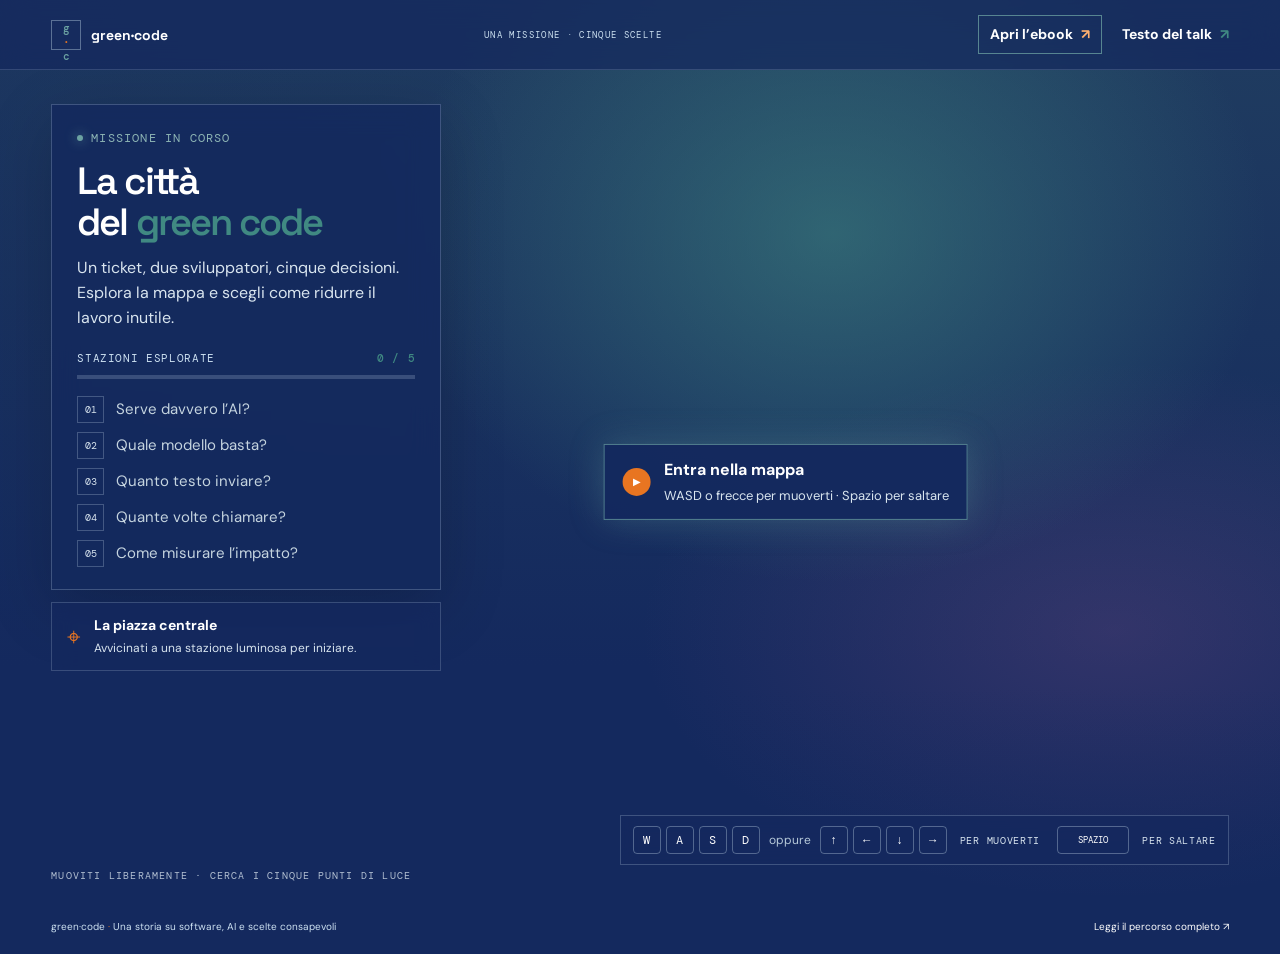
<file: public/index.html>
<!doctype html>
<html lang="it">
<head>
  <meta charset="utf-8">
  <meta name="viewport" content="width=device-width, initial-scale=1">
  <meta name="theme-color" content="#14295e">
  <meta name="description" content="Esplora una mappa 3D e scopri cinque scelte per progettare software con AI in modo più consapevole.">
  <title>green·code — Una missione, cinque scelte</title>
  <link rel="preconnect" href="https://fonts.googleapis.com">
  <link rel="preconnect" href="https://fonts.gstatic.com" crossorigin>
  <link href="https://fonts.googleapis.com/css2?family=DM+Mono:wght@400;500&family=DM+Sans:wght@400;500;600;700;800&family=Space+Grotesk:wght@500;600;700&display=swap" rel="stylesheet">
  <link rel="stylesheet" href="game.css">
  <script defer src="game.js"></script>
</head>
<body>
  <header class="topbar">
    <a class="brand" href="./" aria-label="green code, inizio"><span class="brand-mark">g<span>·</span>c</span><span>green·code</span></a>
    <p class="topbar-label">UNA MISSIONE · CINQUE SCELTE</p>
    <nav class="header-links" aria-label="Materiali del talk">
      <a class="ebook-link" href="book.html">Apri l’ebook <span aria-hidden="true">↗</span></a>
      <a class="talk-link" href="guida-discorsiva-green-code.pdf">Testo del talk <span aria-hidden="true">↗</span></a>
    </nav>
  </header>

  <main>
    <section class="world" aria-label="Mappa esplorabile green code">
      <div class="world-sky" aria-hidden="true"></div>
      <div class="world-canvas" id="world-canvas" tabindex="0" role="application" aria-label="Mondo 3D: usa WASD o le frecce per esplorare"></div>

      <div class="game-hud">
        <div class="mission-card">
          <p class="eyebrow"><span class="live-dot"></span>MISSIONE IN CORSO</p>
          <h1>La città<br>del <em>green code</em></h1>
          <p>Un ticket, due sviluppatori, cinque decisioni. Esplora la mappa e scegli come ridurre il lavoro inutile.</p>
          <div class="progress-label"><span>STAZIONI ESPLORATE</span><b id="progress-count">0 / 5</b></div>
          <div class="progress-track" role="progressbar" aria-label="Stazioni completate" aria-valuemin="0" aria-valuemax="5" aria-valuenow="0" id="progress-bar"><span id="progress-fill"></span></div>
          <ol class="station-list" id="station-list" aria-label="Le cinque stazioni">
            <li data-station="0"><span>01</span>Serve davvero l’AI?</li>
            <li data-station="1"><span>02</span>Quale modello basta?</li>
            <li data-station="2"><span>03</span>Quanto testo inviare?</li>
            <li data-station="3"><span>04</span>Quante volte chiamare?</li>
            <li data-station="4"><span>05</span>Come misurare l’impatto?</li>
          </ol>
        </div>

        <div class="location-card" id="location-card" aria-live="polite">
          <span class="location-icon" aria-hidden="true">⌖</span>
          <div><b id="location-title">La piazza centrale</b><span id="location-description">Avvicinati a una stazione luminosa per iniziare.</span></div>
        </div>
      </div>

      <div class="game-help" aria-label="Comandi di gioco">
        <span class="help-key">W</span><span class="help-key">A</span><span class="help-key">S</span><span class="help-key">D</span>
        <span class="help-or">oppure</span>
        <span class="help-key">↑</span><span class="help-key">←</span><span class="help-key">↓</span><span class="help-key">→</span>
        <span class="help-caption">PER MUOVERTI</span>
        <span class="help-key space-key">SPAZIO</span><span class="help-caption">PER SALTARE</span>
      </div>

      <div class="touch-controls" aria-label="Comandi touch">
        <button type="button" data-move="forward" aria-label="Avanti">↑</button>
        <button type="button" data-move="left" aria-label="Sinistra">←</button>
        <button type="button" data-move="back" aria-label="Indietro">↓</button>
        <button type="button" data-move="right" aria-label="Destra">→</button>
        <button type="button" id="jump-button" aria-label="Salta">↥</button>
      </div>

      <button class="start-overlay" id="start-button" type="button">
        <span class="start-icon" aria-hidden="true">▶</span>
        <span><b>Entra nella mappa</b><small>WASD o frecce per muoverti · Spazio per saltare</small></span>
      </button>

      <div class="interaction-prompt" id="interaction-prompt" hidden>
        <span class="help-key">E</span><span>Esplora questa stazione</span>
        <button type="button" id="interact-button">Apri <span aria-hidden="true">↗</span></button>
      </div>

      <p class="map-caption" aria-hidden="true">MUOVITI LIBERAMENTE · CERCA I CINQUE PUNTI DI LUCE</p>
      <div class="game-error" id="game-error" role="alert" hidden></div>
      <noscript><p class="noscript-note">Per esplorare la mappa serve JavaScript. Puoi consultare il <a href="book.html">percorso in formato ebook</a>.</p></noscript>
    </section>

    <dialog class="activity-dialog" id="activity-dialog" aria-labelledby="activity-title">
      <div class="dialog-topline"><span id="activity-kicker">STAZIONE 01 / 05</span><button type="button" id="close-activity" aria-label="Chiudi attività">×</button></div>
      <p class="activity-tag" id="activity-tag">LA PRIMA DOMANDA</p>
      <h2 id="activity-title"></h2>
      <p class="activity-copy" id="activity-copy"></p>
      <div class="scenario-card" id="scenario-card"></div>
      <fieldset class="answer-options">
        <legend id="question-label">Che cosa sceglieresti?</legend>
        <div id="answer-options"></div>
      </fieldset>
      <div class="feedback" id="activity-feedback" role="status" hidden></div>
      <div class="dialog-actions">
        <button class="primary-button" id="check-answer" type="button">Conferma scelta <span aria-hidden="true">→</span></button>
        <button class="secondary-button" id="continue-button" type="button" hidden>Continua a esplorare <span aria-hidden="true">↗</span></button>
      </div>
    </dialog>
  </main>

  <footer class="site-footer">
    <span>green·code <span class="footer-dot">·</span> Una storia su software, AI e scelte consapevoli</span>
    <a href="book.html">Leggi il percorso completo ↗</a>
  </footer>
</body>
</html>
</file>
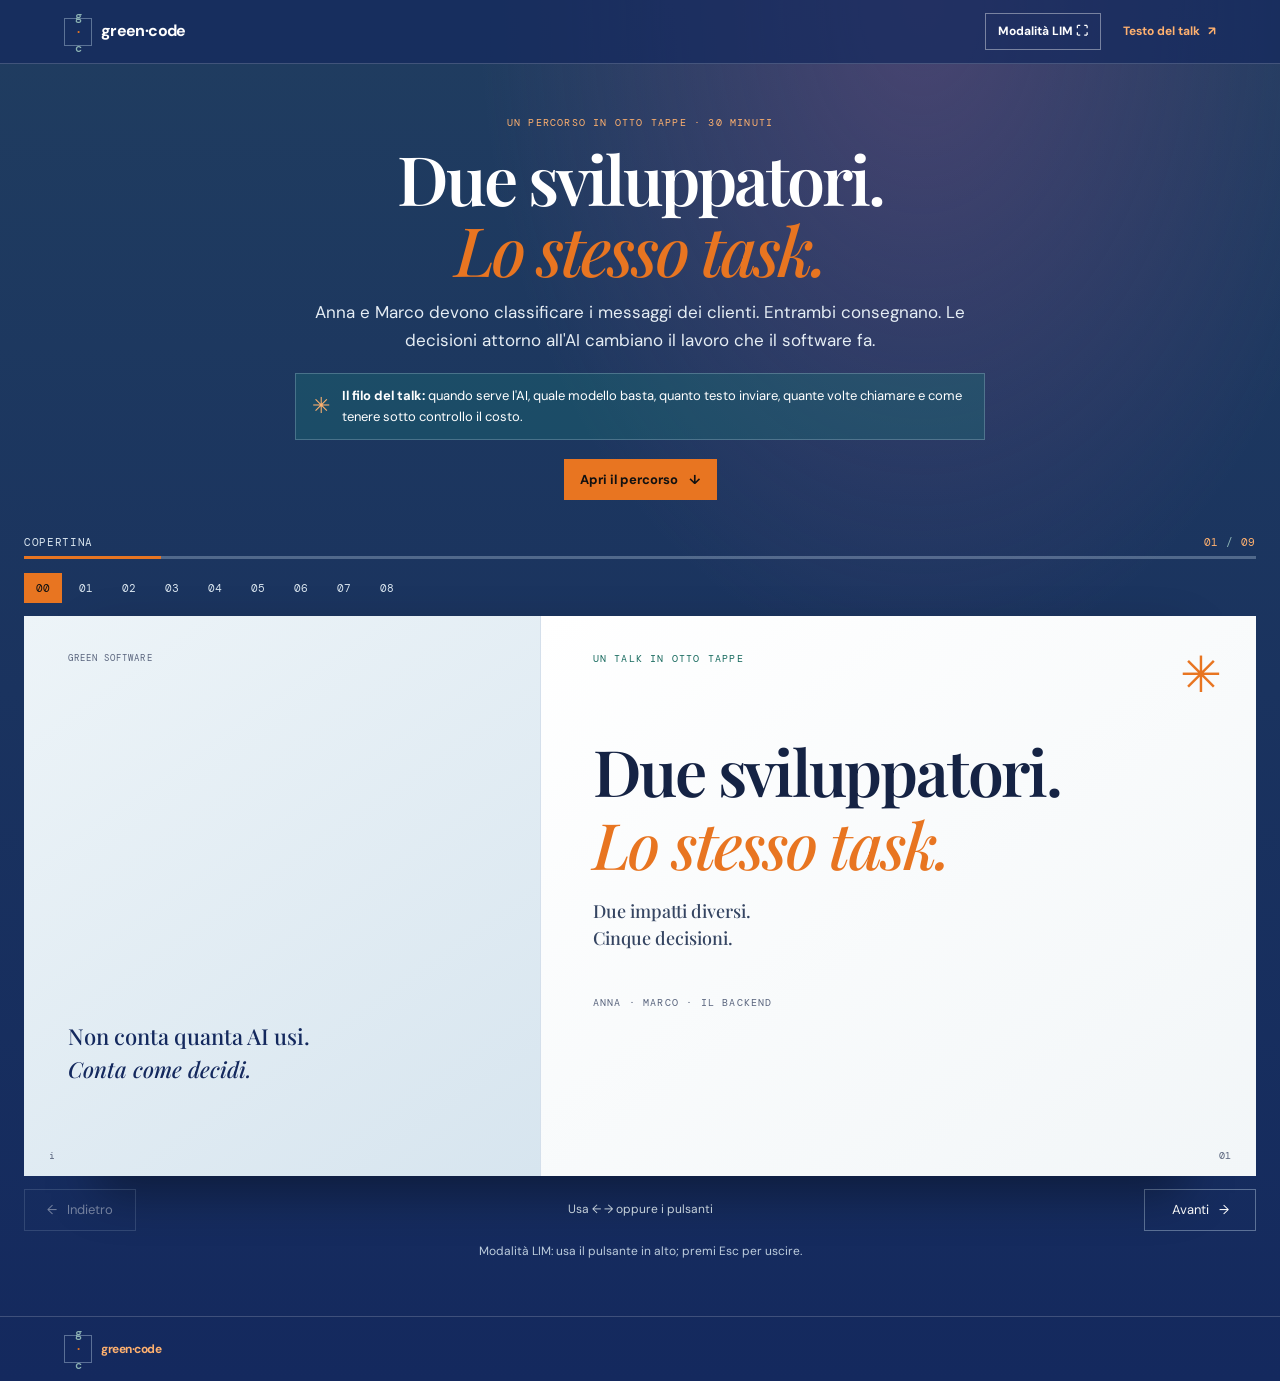
<file: public/book.html>
<!DOCTYPE html>
<html lang="it">
<head>
  <meta charset="utf-8">
  <meta name="viewport" content="width=device-width, initial-scale=1">
  <meta name="theme-color" content="#14295e">
  <meta name="description" content="Due sviluppatori, lo stesso task, due impatti diversi: un percorso visuale sulle decisioni ambientali nello sviluppo di software con AI.">
  <title>green·code — Due sviluppatori, lo stesso task</title>
  <link rel="preconnect" href="https://fonts.googleapis.com">
  <link rel="preconnect" href="https://fonts.gstatic.com" crossorigin>
  <link href="https://fonts.googleapis.com/css2?family=DM+Mono:wght@400;500&family=DM+Sans:wght@400;500;600;700&family=Playfair+Display:wght@500;600;700&display=swap" rel="stylesheet">
  <link rel="stylesheet" href="book.css">
  <script defer src="book.js"></script>
</head>
<body>
  <header class="reader-bar">
    <a class="brand" href="#libro" aria-label="green code, torna al libro"><span class="brand-mark">g<span>·</span>c</span><span class="brand-name">green·code</span></a>
    <div class="header-actions">
      <button class="presentation-toggle" id="presentation-toggle" type="button" aria-pressed="false">Modalità LIM <span aria-hidden="true">⛶</span></button>
      <a class="deep-link" href="guida-discorsiva-green-code.pdf">Testo del talk <span aria-hidden="true">↗</span></a>
    </div>
  </header>

  <main id="libro">
    <section class="reading-intro" aria-labelledby="book-title">
      <p class="eyebrow">Un percorso in otto tappe · 30 minuti</p>
      <h1 id="book-title">Due sviluppatori.<br><em>Lo stesso task.</em></h1>
      <p class="intro-copy">Anna e Marco devono classificare i messaggi dei clienti. Entrambi consegnano. Le decisioni attorno all'AI cambiano il lavoro che il software fa.</p>
      <div class="reader-promise"><span class="promise-icon" aria-hidden="true">✳</span><p><b>Il filo del talk:</b> quando serve l'AI, quale modello basta, quanto testo inviare, quante volte chiamare e come tenere sotto controllo il costo.</p></div>
      <button class="start-reading" type="button">Apri il percorso <span aria-hidden="true">↓</span></button>
    </section>

    <section class="reader" aria-label="Ebook interattivo per il talk">
      <div class="reader-status">
        <p class="current-chapter" id="current-chapter">Copertina</p>
        <p class="page-counter" aria-live="polite"><span id="current-page">01</span><span class="counter-divider">/</span><span id="total-pages">09</span></p>
      </div>
      <div class="reading-track" role="progressbar" aria-label="Avanzamento nel libro" aria-valuemin="1" aria-valuemax="9" aria-valuenow="1" id="reading-progress"><span id="reading-progress-fill"></span></div>

      <nav class="chapter-index" aria-label="Indice: scegli una tappa">
        <button type="button" data-go-to="0" aria-label="Vai alla copertina" aria-current="page">00</button>
        <button type="button" data-go-to="1" aria-label="Vai al task di Anna e Marco">01</button>
        <button type="button" data-go-to="2" aria-label="Vai al costo di una richiesta">02</button>
        <button type="button" data-go-to="3" aria-label="Vai alla decisione: serve l'AI">03</button>
        <button type="button" data-go-to="4" aria-label="Vai alla decisione: quale modello">04</button>
        <button type="button" data-go-to="5" aria-label="Vai alla decisione: quanto testo">05</button>
        <button type="button" data-go-to="6" aria-label="Vai alla decisione: quante volte">06</button>
        <button type="button" data-go-to="7" aria-label="Vai alla decisione: quanto costa">07</button>
        <button type="button" data-go-to="8" aria-label="Vai alla conclusione">08</button>
      </nav>

      <div class="book-scene" id="book-scene">
        <div class="book-shadow" aria-hidden="true"></div>
        <div class="book" id="book">
          <section class="spread spread-cover is-current" data-page="0" data-title="Copertina" aria-label="Copertina">
            <div class="book-page left-page cover-back">
              <span class="running-title">GREEN SOFTWARE</span>
              <p class="cover-back-note">Non conta quanta AI usi.<br><em>Conta come decidi.</em></p>
              <span class="page-number">i</span>
            </div>
            <article class="book-page right-page cover-front">
              <span class="cover-series">UN TALK IN OTTO TAPPE</span>
              <span class="cover-asterisk" aria-hidden="true">✳</span>
              <h2>Due sviluppatori.<br><em>Lo stesso task.</em></h2>
              <p class="cover-subtitle">Due impatti diversi.<br>Cinque decisioni.</p>
              <span class="cover-byline">ANNA · MARCO · IL BACKEND</span>
              <span class="page-number">01</span>
            </article>
          </section>

          <section class="spread" data-page="1" data-title="Lo stesso task">
            <aside class="book-page left-page">
              <span class="running-title">01 · IL TASK</span>
              <span class="margin-note">Stesso ticket. Stesso risultato.</span>
              <p class="big-idea">Classificare<br>i messaggi<br><em>dei clienti.</em></p>
              <div class="example-split">
                <article><b>Marco</b><p>Collega un modello AI.</p></article>
                <article><b>Anna</b><p>Prima chiarisce il problema.</p></article>
              </div>
              <p class="page-prompt">Entrambi consegnano.<br><b>Dove sta la differenza?</b></p>
              <span class="page-number">02</span>
            </aside>
            <article class="book-page right-page">
              <span class="chapter-label">APERTURA · 0-4 MINUTI</span>
              <h2>Se il risultato è lo stesso,<br><em>dove cambia l'impatto?</em></h2>
              <p>Marco non è uno sprovveduto. Anna non è un guru del software. Sono due persone competenti che prendono decisioni diverse.</p>
              <p>La differenza non è usare l'AI o rifiutarla. È capire quando serve, quanta ne serve e quanto costa.</p>
              <div class="audience-question"><b>Domanda</b><span>Che cosa decidereste prima di scegliere un modello?</span></div>
              <p class="closing-thought">Non conta quanta AI usi. Conta come decidi.</p>
            </article>
          </section>

          <section class="spread" data-page="2" data-title="Il costo di una richiesta">
            <aside class="book-page left-page">
              <span class="running-title">02 · IL LAVORO INVISIBILE</span>
              <span class="margin-note">Una richiesta richiede calcolo</span>
              <ol class="journey">
                <li><b>Testo</b><span>Arrivano i token.</span></li>
                <li><b>Calcolo</b><span>Il modello genera la risposta.</span></li>
                <li><b>Risorse</b><span>Energia, raffreddamento, hardware.</span></li>
              </ol>
              <p class="side-quote">Una richiesta può essere piccola.<br>Conta quante volte la ripetiamo.</p>
              <span class="page-number">04</span>
            </aside>
            <article class="book-page right-page">
              <span class="chapter-label">CONTESTO · 4-8 MINUTI</span>
              <h2>Ogni risposta è lavoro<br><em>per un computer.</em></h2>
              <p>I token sono i piccoli pezzi in cui il modello legge e genera il testo. Generarli richiede calcolo ed energia.</p>
              <p>Il raffreddamento può usare acqua. Le emissioni dipendono anche da come e dove viene prodotta l'elettricità.</p>
              <div class="remember-box"><b>Non serve un numero magico</b>Le stime variano. Il design decide quante richieste, quanto testo e quali modelli usiamo.</div>
              <p class="closing-thought">Il costo ambientale comincia dalle scelte di progetto.</p>
            </article>
          </section>

          <section class="spread" data-page="3" data-title="Decisione 1: serve l'AI?">
            <aside class="book-page left-page">
              <span class="running-title">DECISIONE 01</span>
              <span class="margin-note">Parti dal problema</span>
              <div class="choice-ladder">
                <div><b>1</b><span>Regola chiara</span></div>
                <div><b>2</b><span>Classificatore semplice</span></div>
                <div><b>3</b><span>Modello generativo</span></div>
              </div>
              <p class="side-quote">Definisci il problema.<br>Poi scegli lo strumento.</p>
              <span class="page-number">06</span>
            </aside>
            <article class="book-page right-page">
              <span class="chapter-label">8-11:24 · SERVE DAVVERO L'AI?</span>
              <h2>Non tutti i messaggi<br><em>richiedono un modello.</em></h2>
              <p><b>Marco:</b> usa il modello per tutti i casi, compresi quelli già chiari.</p>
              <p><b>Anna:</b> regole per i casi semplici, AI per quelli ambigui, persona per quelli incerti.</p>
              <p>In Symfony: validare l'input e scegliere il percorso prima di chiamare il servizio.</p>
              <div class="remember-box"><b>Da ricordare</b>Prima definisci il problema. Poi scegli lo strumento.</div>
            </article>
          </section>

          <section class="spread" data-page="4" data-title="Decisione 2: quale modello?">
            <aside class="book-page left-page">
              <span class="running-title">DECISIONE 02</span>
              <span class="margin-note">La stessa prova per tutti</span>
              <div class="test-cards">
                <div><b>QUALITÀ</b><span>Classifica correttamente?</span></div>
                <div><b>TEMPO</b><span>Risponde abbastanza in fretta?</span></div>
                <div><b>COSTO</b><span>Quanto lavoro richiede?</span></div>
              </div>
              <p class="side-quote">Il più grande non è sempre il più adatto.</p>
              <span class="page-number">08</span>
            </aside>
            <article class="book-page right-page">
              <span class="chapter-label">11:24-14:48 · QUALE MODELLO?</span>
              <h2>Scegli quello che<br><em>supera i tuoi test.</em></h2>
              <p><b>Marco:</b> sceglie il più grande «per stare tranquillo».</p>
              <p><b>Anna:</b> confronta più modelli sugli stessi messaggi e sceglie il più piccolo che raggiunge la qualità richiesta.</p>
              <p>Se sbaglia e genera correzioni, il risparmio può sparire. Se non è abbastanza affidabile, passa il caso a una persona.</p>
              <div class="remember-box"><b>Da ricordare</b>Scegli il modello più piccolo che supera i tuoi test.</div>
            </article>
          </section>

          <section class="spread" data-page="5" data-title="Decisione 3: quanto testo?">
            <aside class="book-page left-page">
              <span class="running-title">DECISIONE 03</span>
              <span class="margin-note">Contesto mirato</span>
              <div class="example-split">
                <article><b>Marco</b><p>Storico intero. Prompt lungo. Risposta libera.</p></article>
                <article><b>Anna</b><p>Messaggio utile. Categoria ammessa. Risposta breve.</p></article>
              </div>
              <p class="side-quote">Meno testo superfluo.<br>Stessa qualità.</p>
              <span class="page-number">10</span>
            </aside>
            <article class="book-page right-page">
              <span class="chapter-label">14:48-18:12 · QUANTO TESTO?</span>
              <h2>Manda il contesto che serve,<br><em>non tutto quello che hai.</em></h2>
              <p>Invia il messaggio e le istruzioni necessarie, non ogni conversazione o documento disponibile.</p>
              <p>Chiedi solo la categoria e i campi che il backend deve leggere. Valida la risposta prima di usarla.</p>
              <p>Non tagliare informazioni utili: confronta la qualità con gli stessi esempi.</p>
              <div class="remember-box"><b>Da ricordare</b>Meno dati inviati riducono anche esposizione non necessaria.</div>
            </article>
          </section>

          <section class="spread" data-page="6" data-title="Decisione 4: quante volte?">
            <aside class="book-page left-page">
              <span class="running-title">DECISIONE 04</span>
              <span class="margin-note">Non rifare il lavoro senza motivo</span>
              <div class="choice-ladder">
                <div><b>Cache</b><span>Riusa ciò che è ancora valido.</span></div>
                <div><b>Messenger</b><span>Gestisci il lavoro in coda.</span></div>
                <div><b>RateLimiter</b><span>Metti un limite alle richieste.</span></div>
              </div>
              <p class="side-quote">Retry sì, ma con un limite.</p>
              <span class="page-number">12</span>
            </aside>
            <article class="book-page right-page">
              <span class="chapter-label">18:12-21:36 · QUANTE VOLTE?</span>
              <h2>Una richiesta può<br><em>diventare molte.</em></h2>
              <p><b>Marco:</b> richiama il modello a ogni retry, anche quando il client ha già ripetuto la richiesta.</p>
              <p><b>Anna:</b> evita i doppioni, riusa risultati validi e limita i tentativi automatici.</p>
              <p>Symfony: Cache, Messenger e RateLimiter sono esempi di strumenti, non passaggi obbligatori.</p>
              <div class="remember-box"><b>Da ricordare</b>Evita le chiamate duplicate e metti un limite a quelle necessarie.</div>
            </article>
          </section>

          <section class="spread" data-page="7" data-title="Decisione 5: quanto costa?">
            <aside class="book-page left-page">
              <span class="running-title">DECISIONE 05</span>
              <span class="margin-note">Osserva la feature</span>
              <div class="number-questions">
                <p><b>CHIAMATE</b><span>Quante classificazioni?</span></p>
                <p><b>TOKEN</b><span>Quanto testo entra ed esce?</span></p>
                <p><b>RISULTATO</b><span>Quante classificazioni corrette?</span></p>
              </div>
              <p class="side-quote">Il costo per risultato, non solo per chiamata.</p>
              <span class="page-number">14</span>
            </aside>
            <article class="book-page right-page">
              <span class="chapter-label">21:36-25 · LO SO QUANTO COSTA?</span>
              <h2>Misura per feature.<br><em>Fissa un budget.</em></h2>
              <p><b>Marco:</b> scopre il volume dalla fattura.</p>
              <p><b>Anna:</b> osserva chiamate, token, retry e risultati corretti; imposta limiti e avvisi.</p>
              <p>Token e fattura non misurano da soli le emissioni. Per i dati dei server chiedi al fornitore; dichiara ciò che non puoi vedere.</p>
              <div class="remember-box"><b>Da ricordare</b>Guarda il costo per risultato corretto.</div>
            </article>
          </section>

          <section class="spread" data-page="8" data-title="Il giudizio e la risposta">
            <aside class="book-page left-page last-page">
              <span class="running-title">DA PORTARE NEL TEAM</span>
              <span class="margin-note">La prossima feature</span>
              <ol class="final-questions">
                <li><b>Serve davvero?</b></li>
                <li><b>Quanta ne basta?</b></li>
                <li><b>Quanto costa?</b></li>
              </ol>
              <p class="page-prompt">Nel ticket:<br><b>perché abbiamo scelto questo modello?</b></p>
              <span class="page-number">16</span>
            </aside>
            <article class="book-page right-page">
              <span class="chapter-label">25-30 · GIUDIZIO E CHIUSURA</span>
              <h2>L'AI può suggerire<br><em>più AI.</em></h2>
              <p>Il modello propone. Noi decidiamo se serve. Il giudizio si costruisce facendo domande sul compito, sui test, sulle chiamate e sui costi.</p>
              <p>I costi economici e ambientali spesso si muovono insieme, ma non sono la stessa misura.</p>
              <div class="audience-question"><b>La frase finale</b><span>Un buon sviluppatore non è quello che usa più AI, ma quello che sa quanta ne serve.</span></div>
              <a class="source-link" href="guida-discorsiva-green-code.pdf">Apri il testo completo del talk <span aria-hidden="true">↗</span></a>
            </article>
          </section>

          <div class="page-turn" id="page-turn" aria-hidden="true"><div class="turn-face turn-front"></div><div class="turn-face turn-back"></div><span class="curl-highlight"></span></div>
        </div>
      </div>

      <div class="reader-controls">
        <button class="turn-button back-button" id="previous-page" type="button" aria-label="Torna alla tappa precedente" disabled><span aria-hidden="true">←</span><span>Indietro</span></button>
        <p class="keyboard-hint">Usa ← → oppure i pulsanti</p>
        <button class="turn-button next-button" id="next-page" type="button" aria-label="Vai alla tappa successiva"><span>Avanti</span><span aria-hidden="true">→</span></button>
      </div>
      <p class="reader-endnote">Modalità LIM: usa il pulsante in alto; premi Esc per uscire.</p>
    </section>
  </main>

  <footer class="site-footer">
    <a class="brand" href="#libro"><span class="brand-mark">g<span>·</span>c</span><span class="brand-name">green·code</span></a>
  </footer>
</body>
</html>
</file>
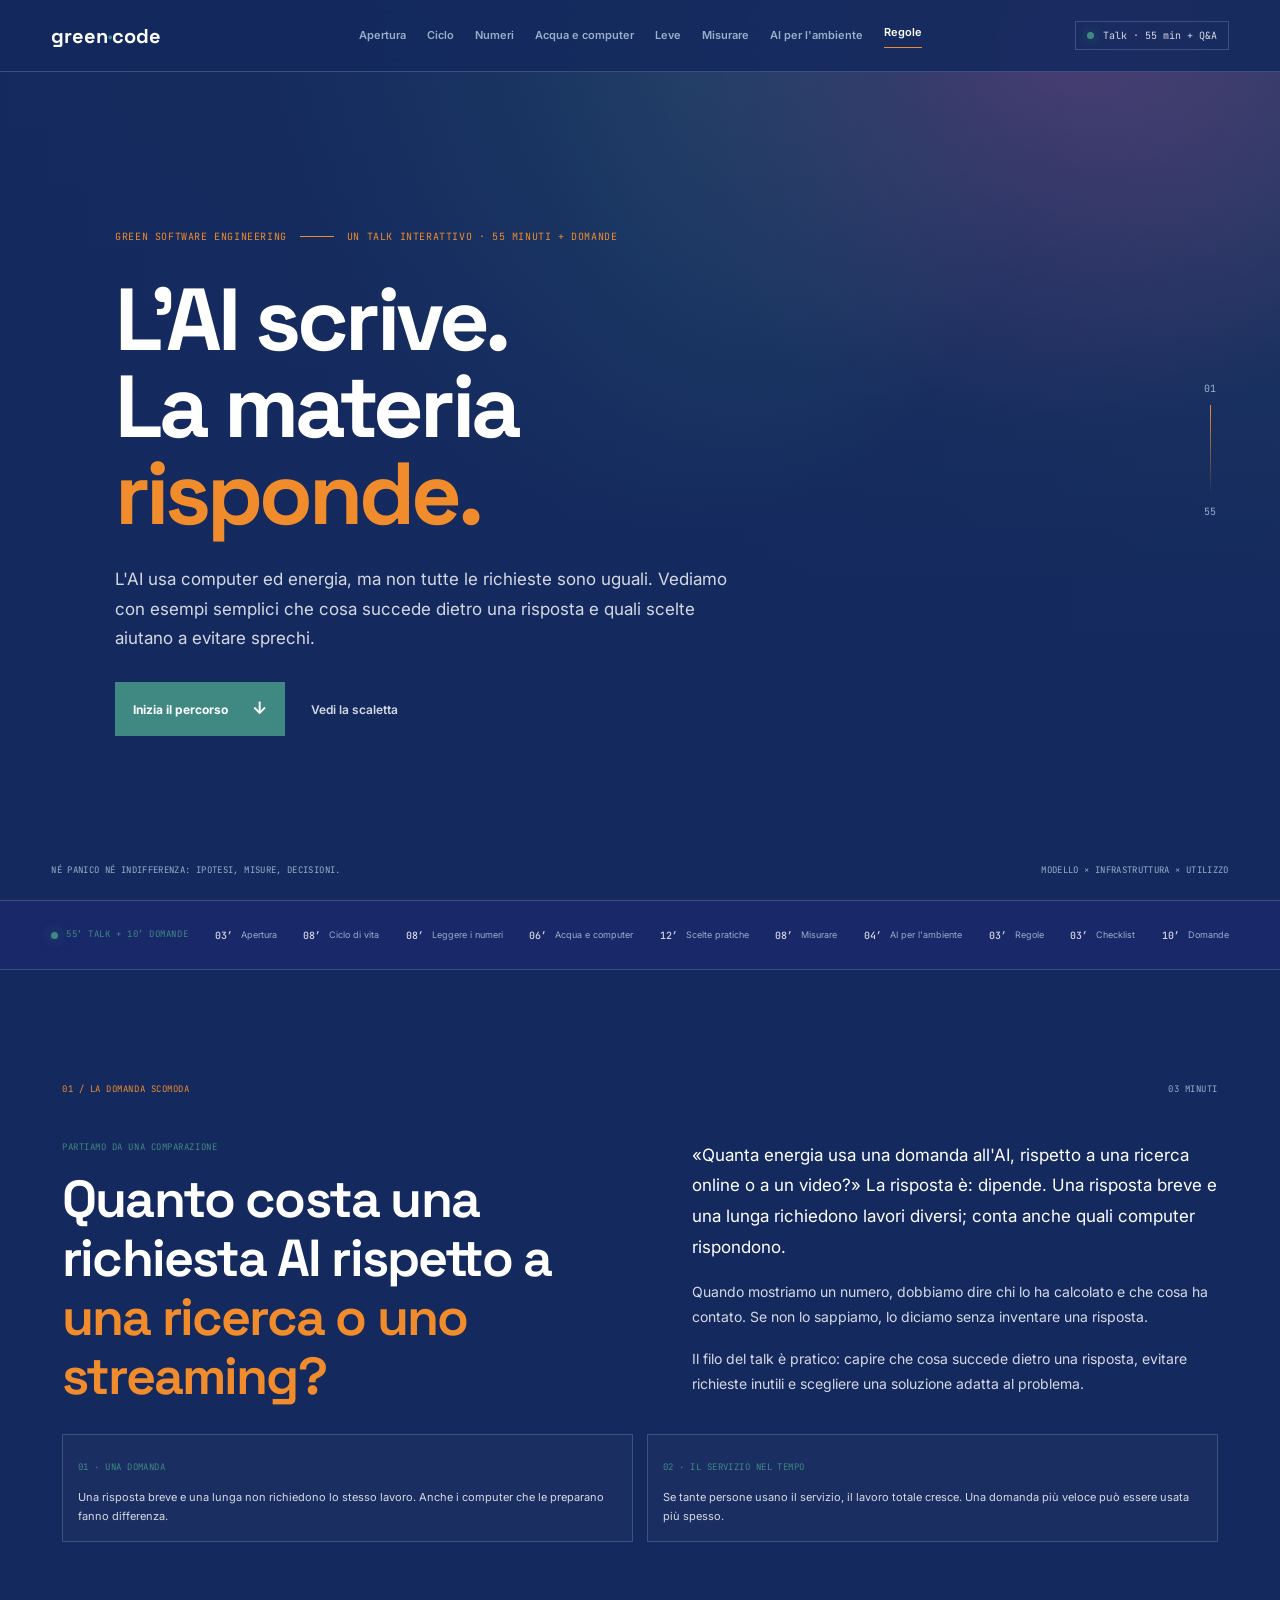
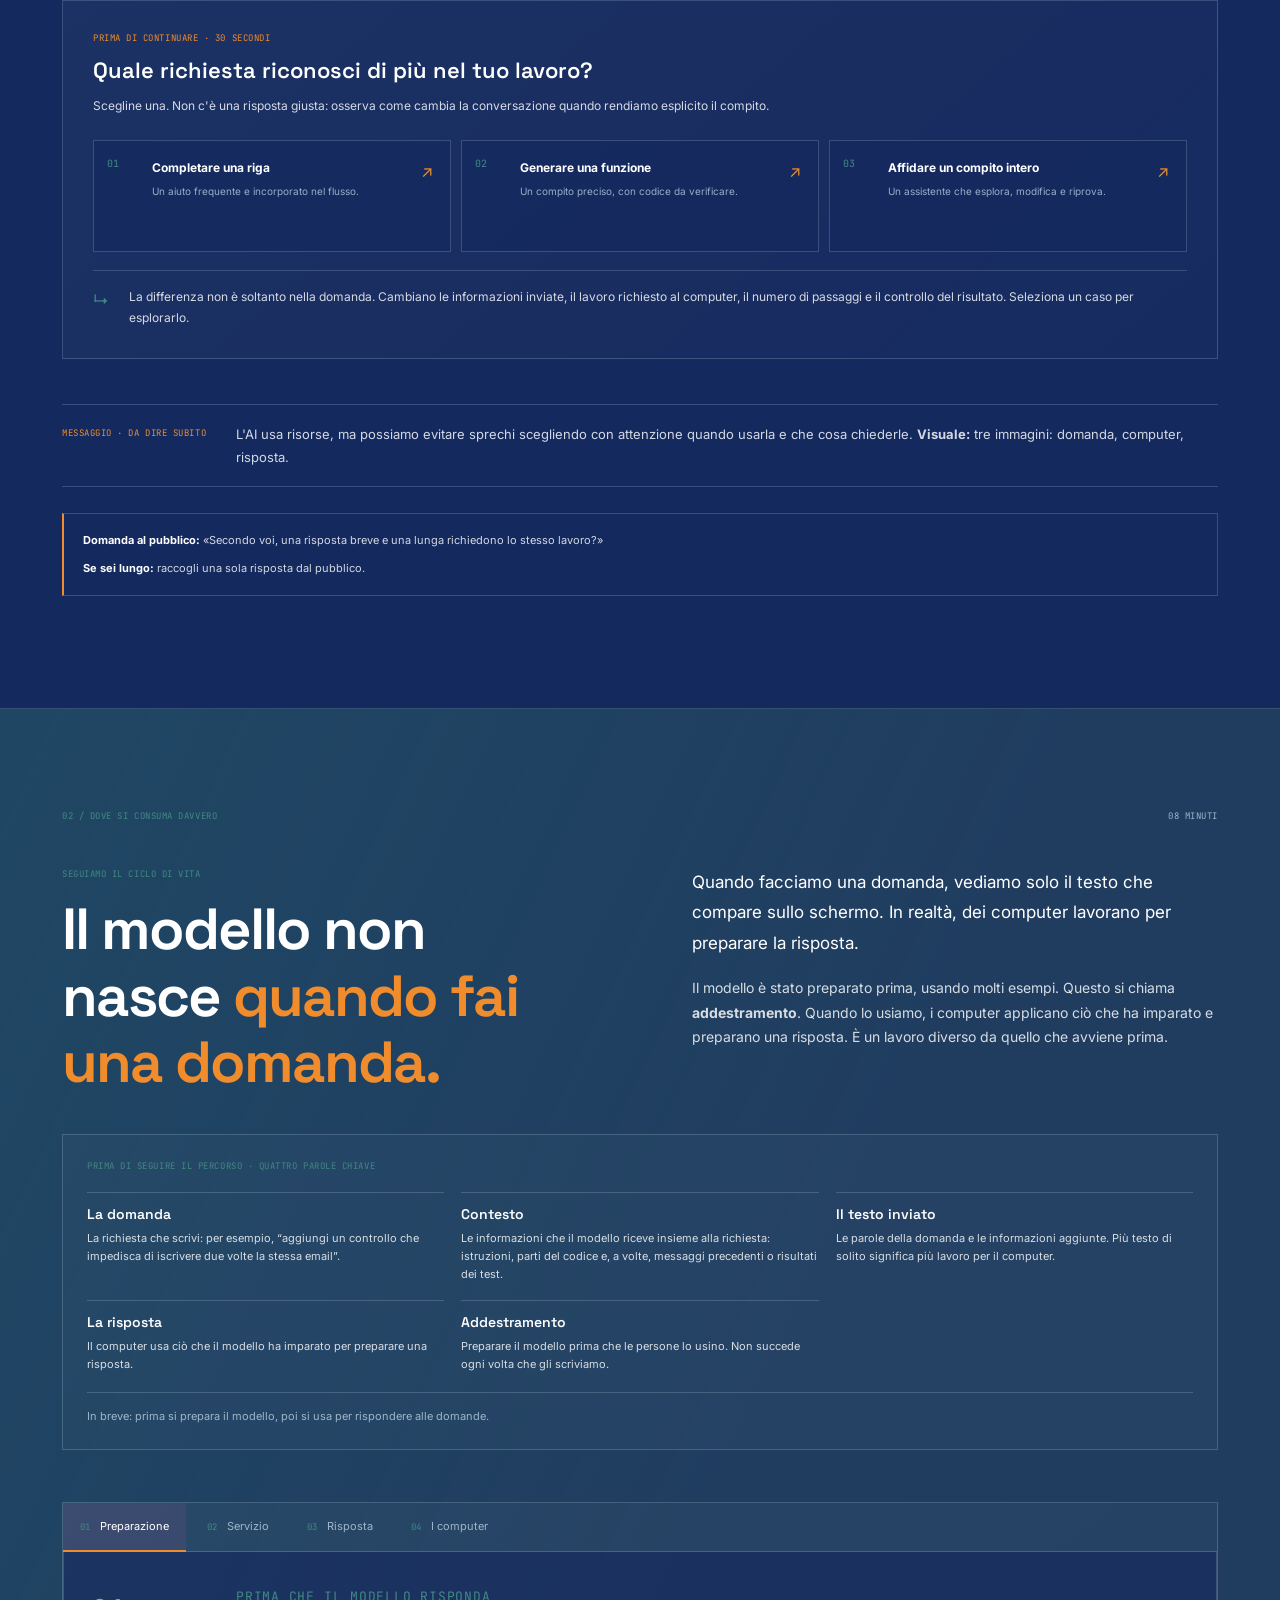
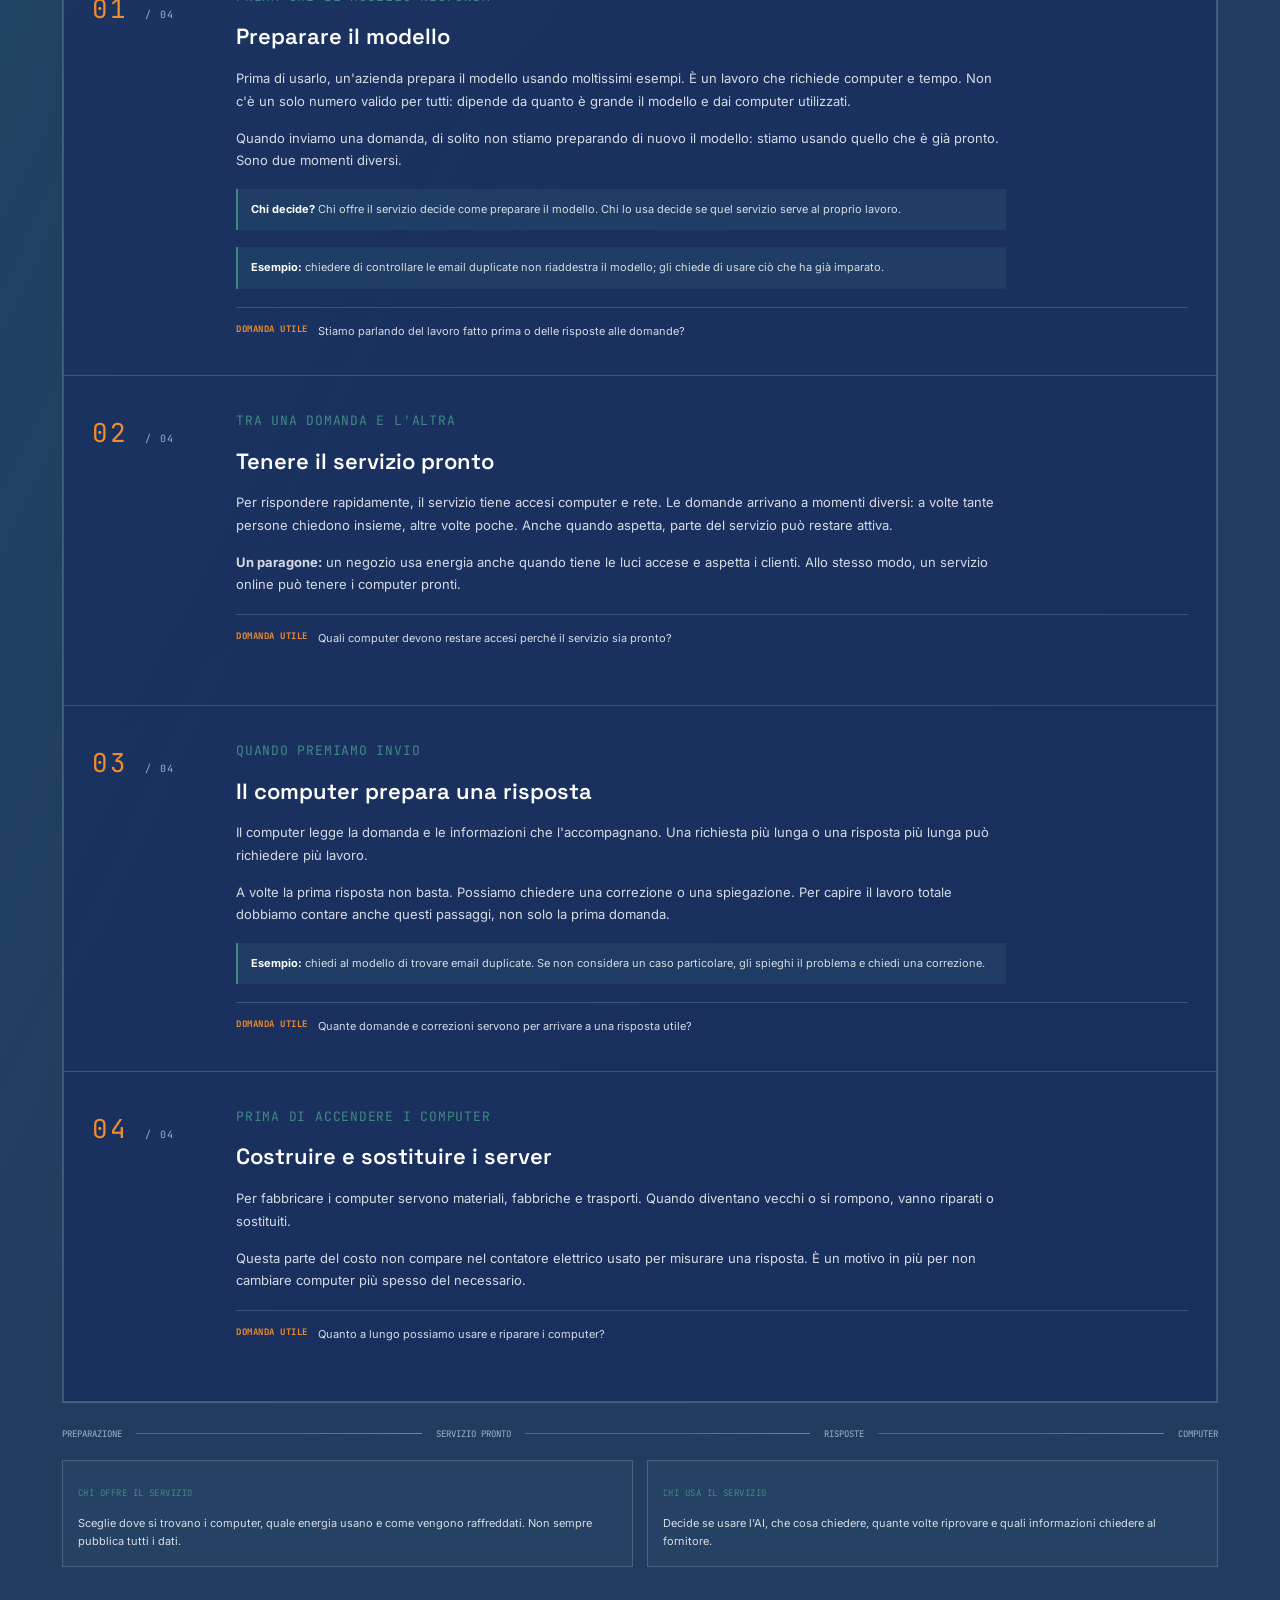
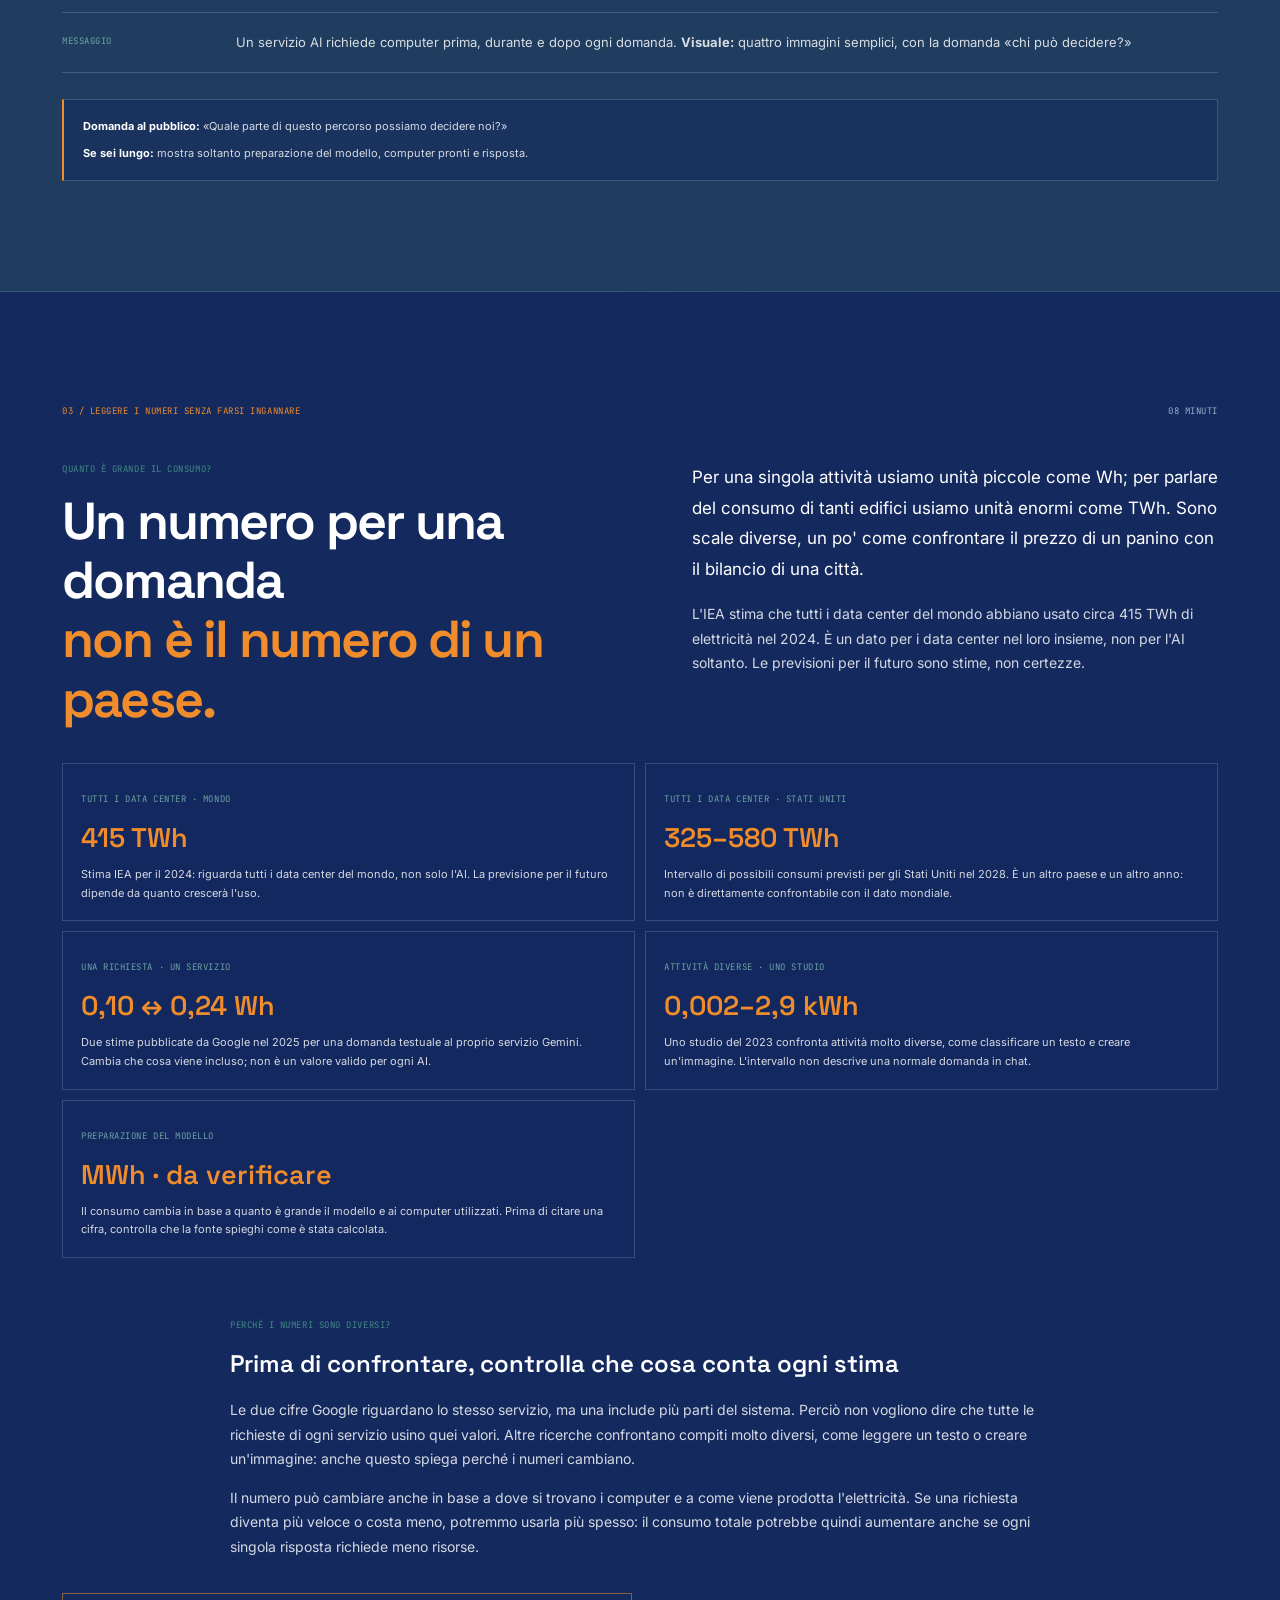
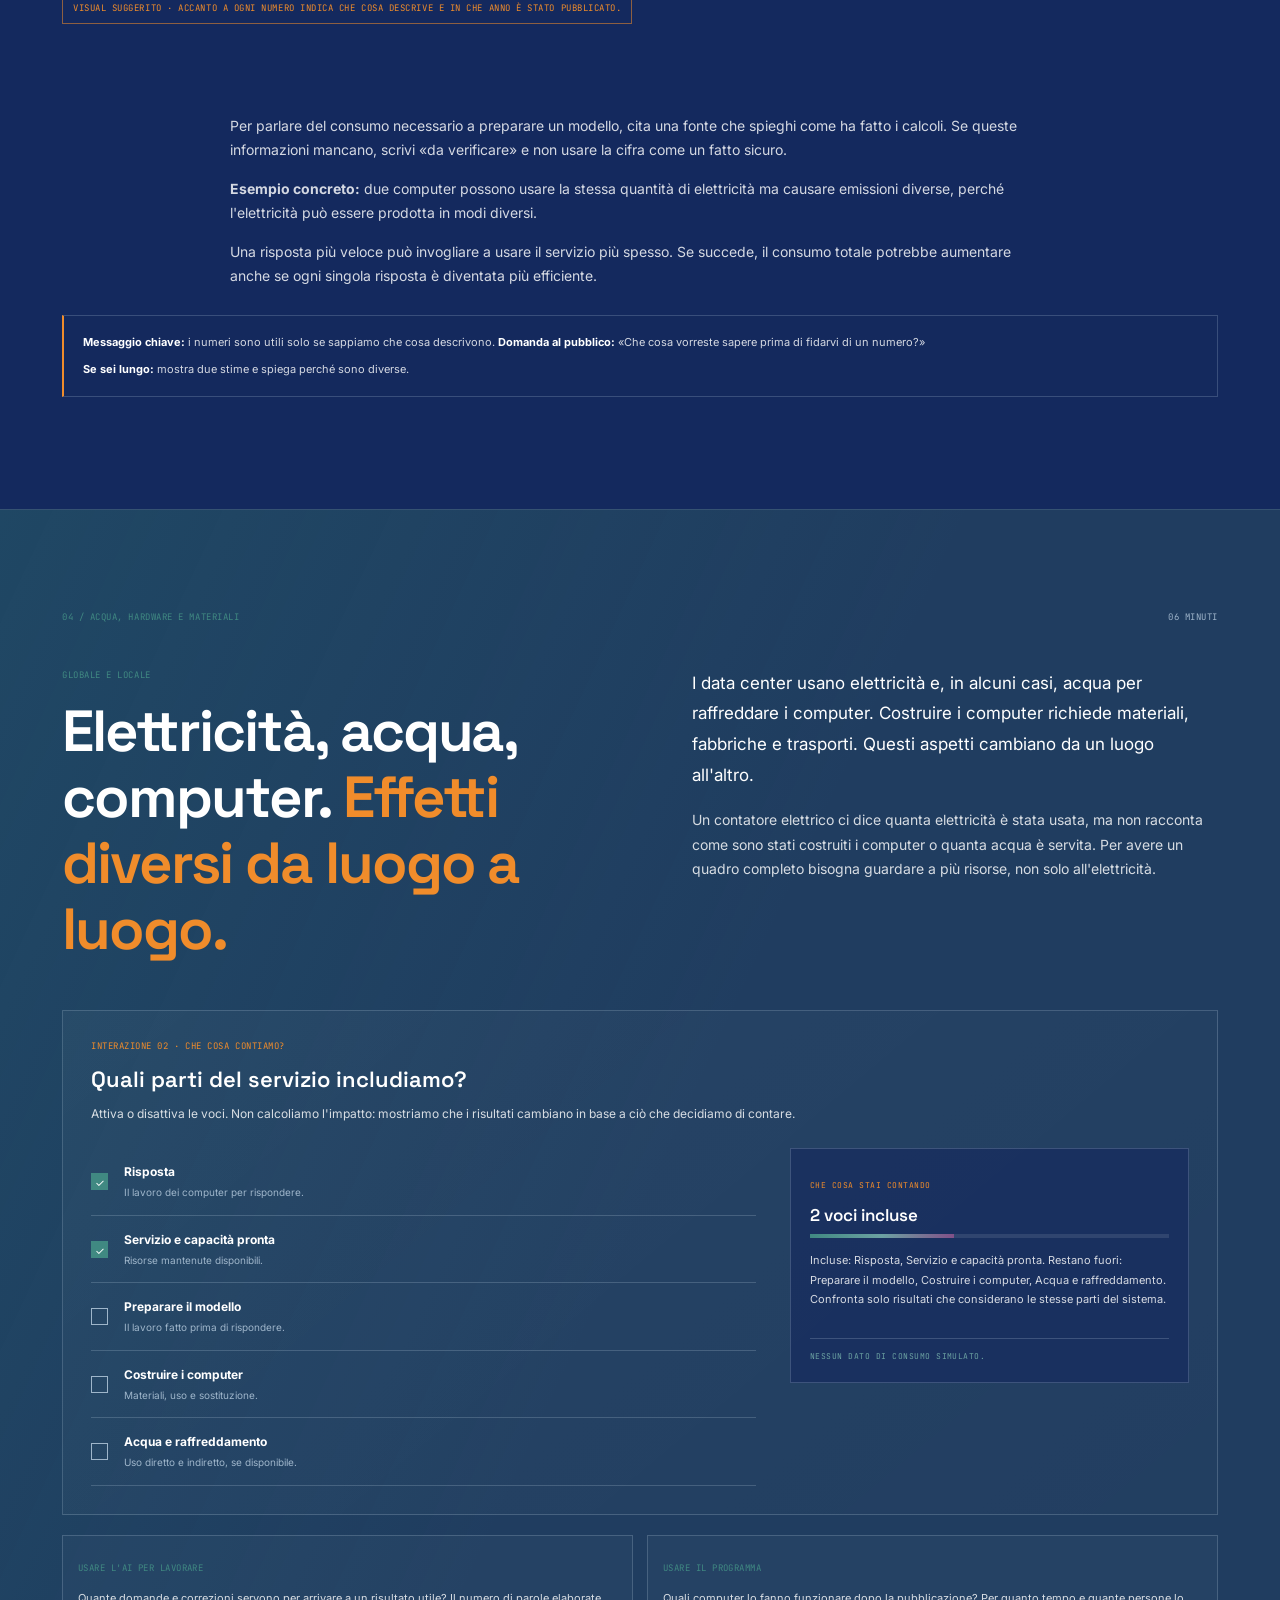
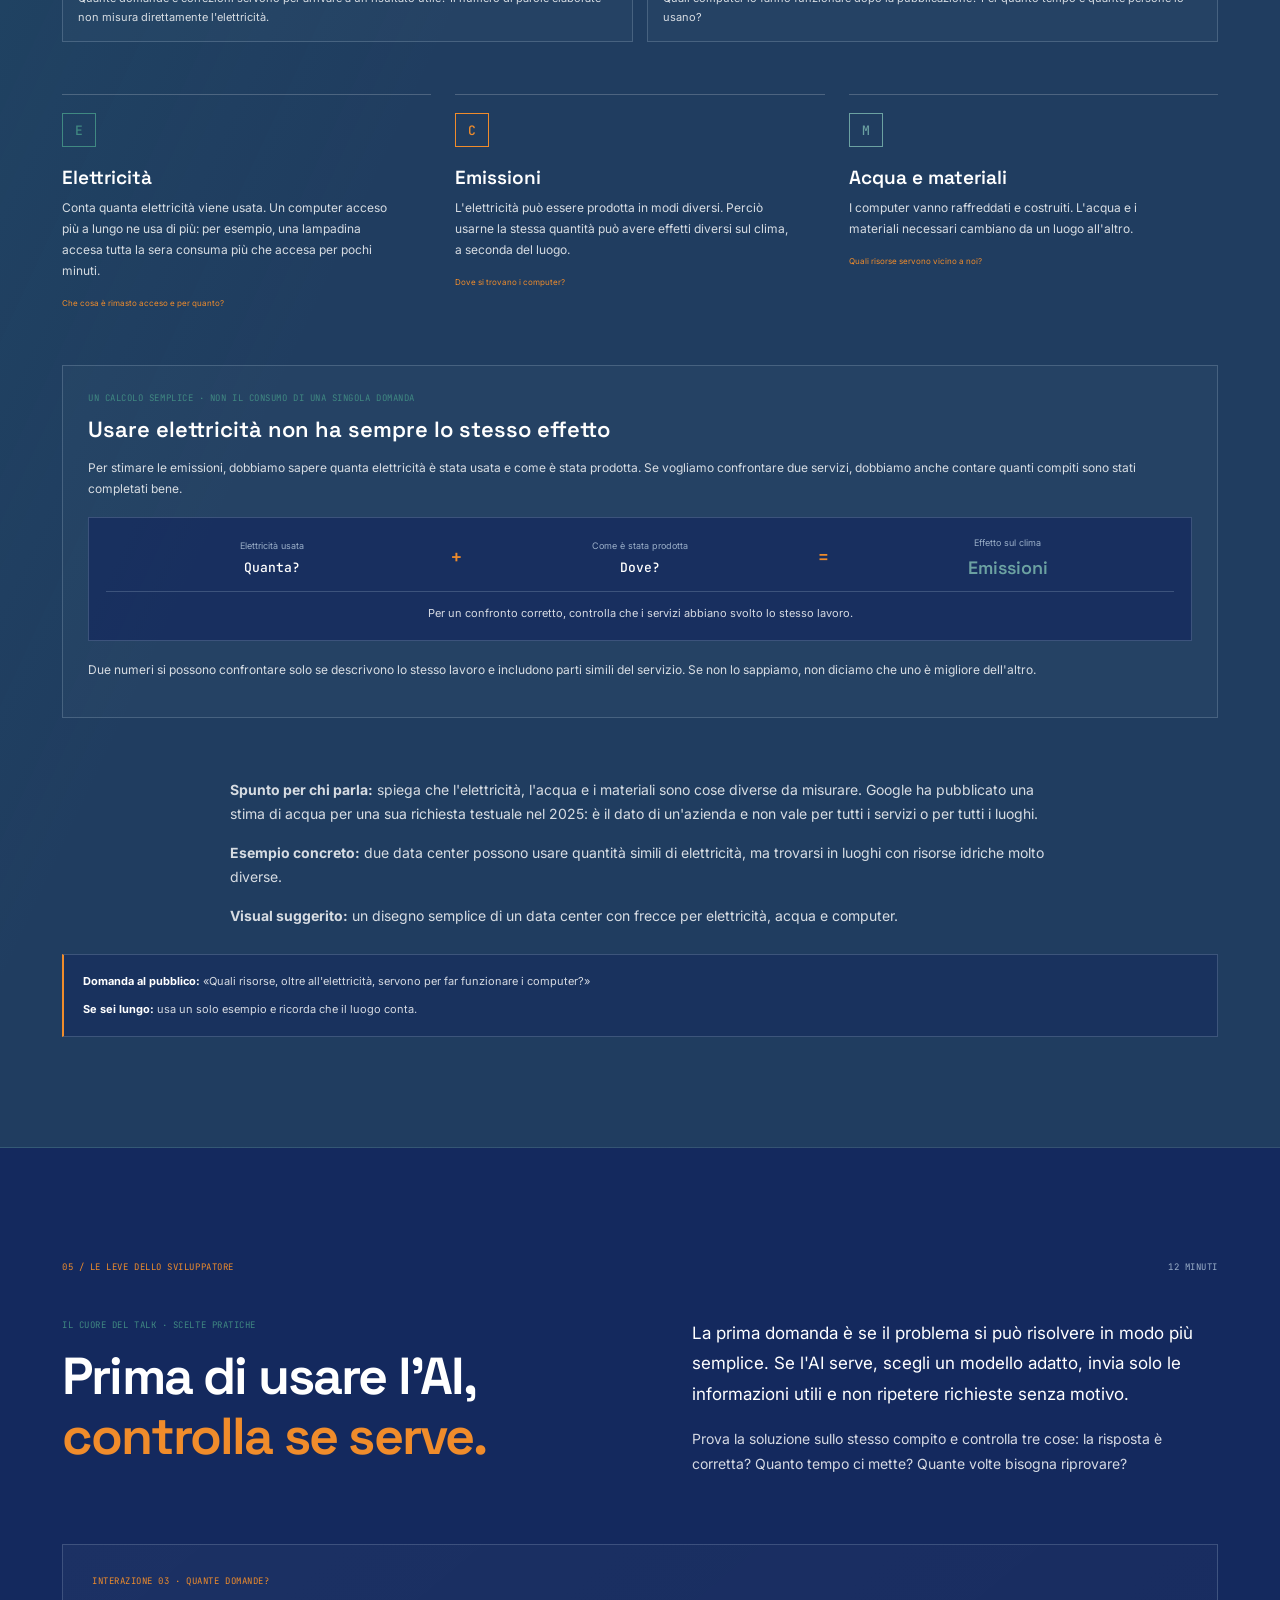
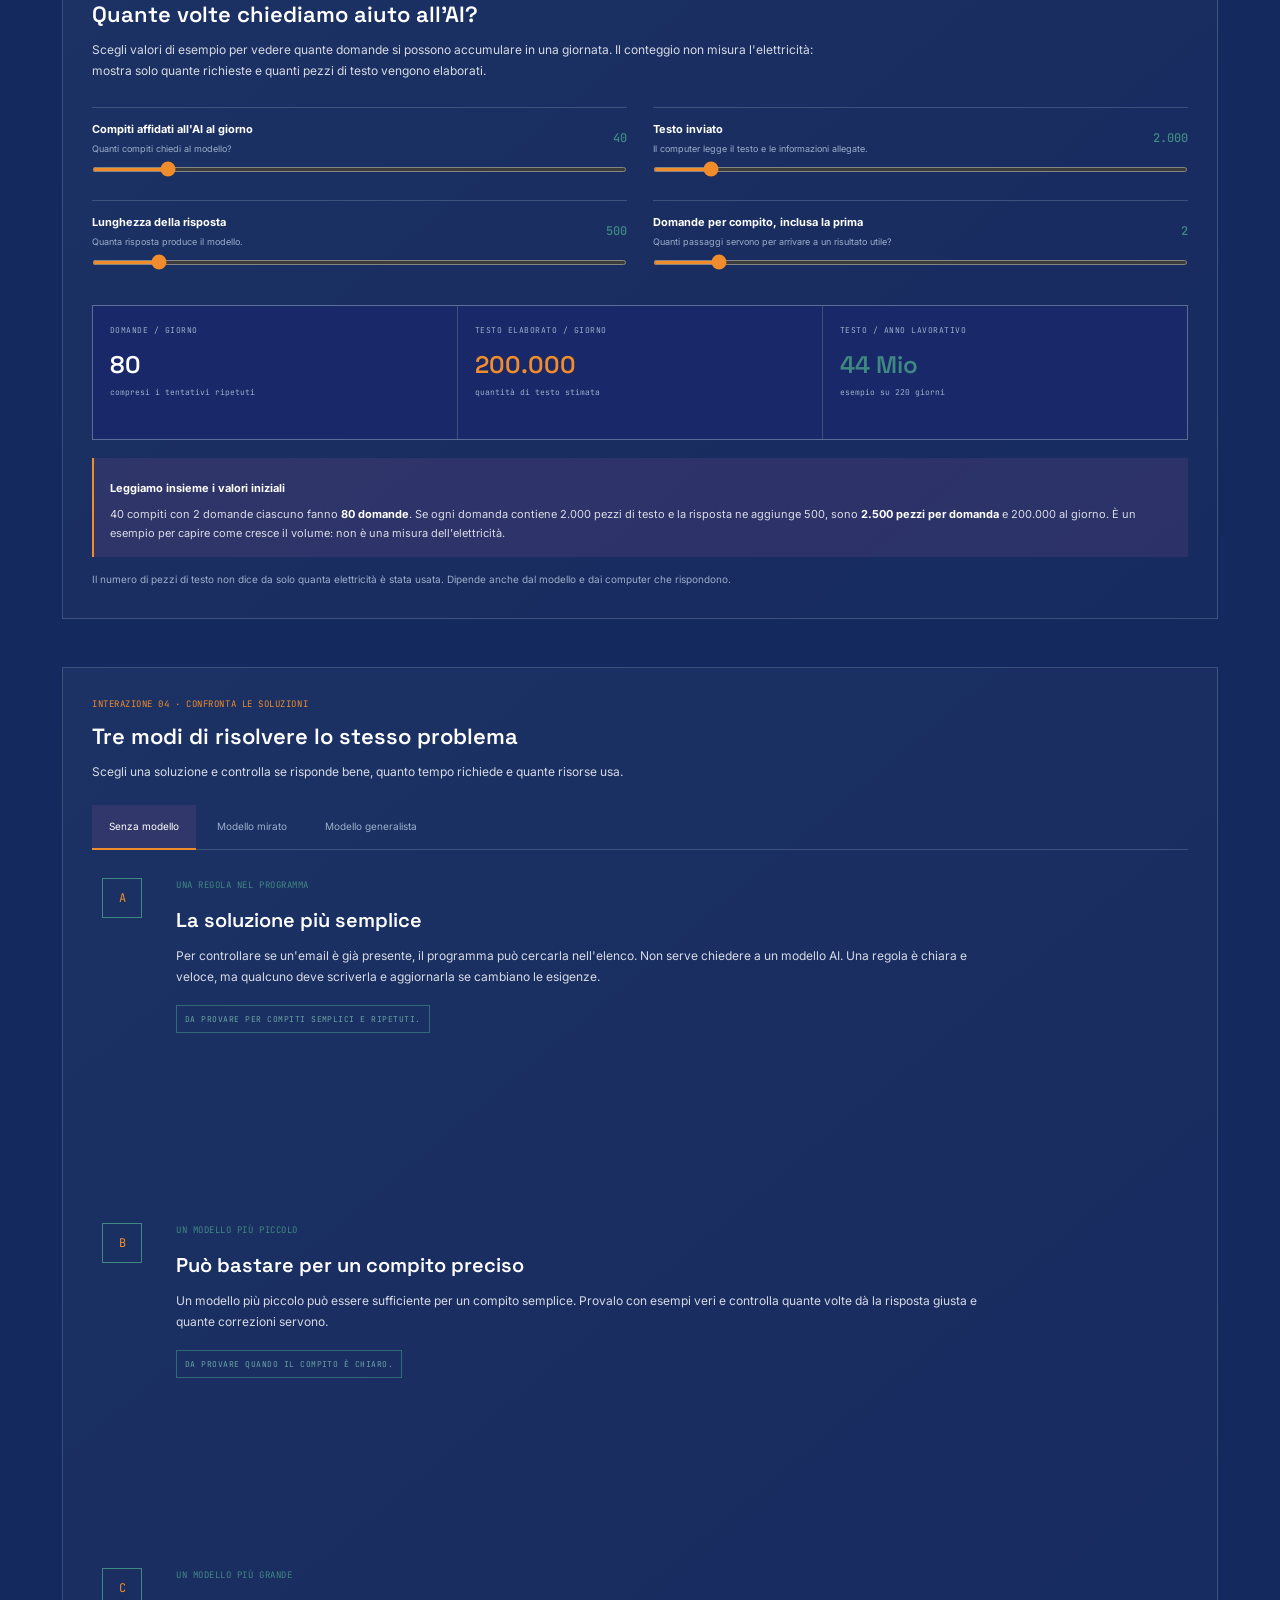
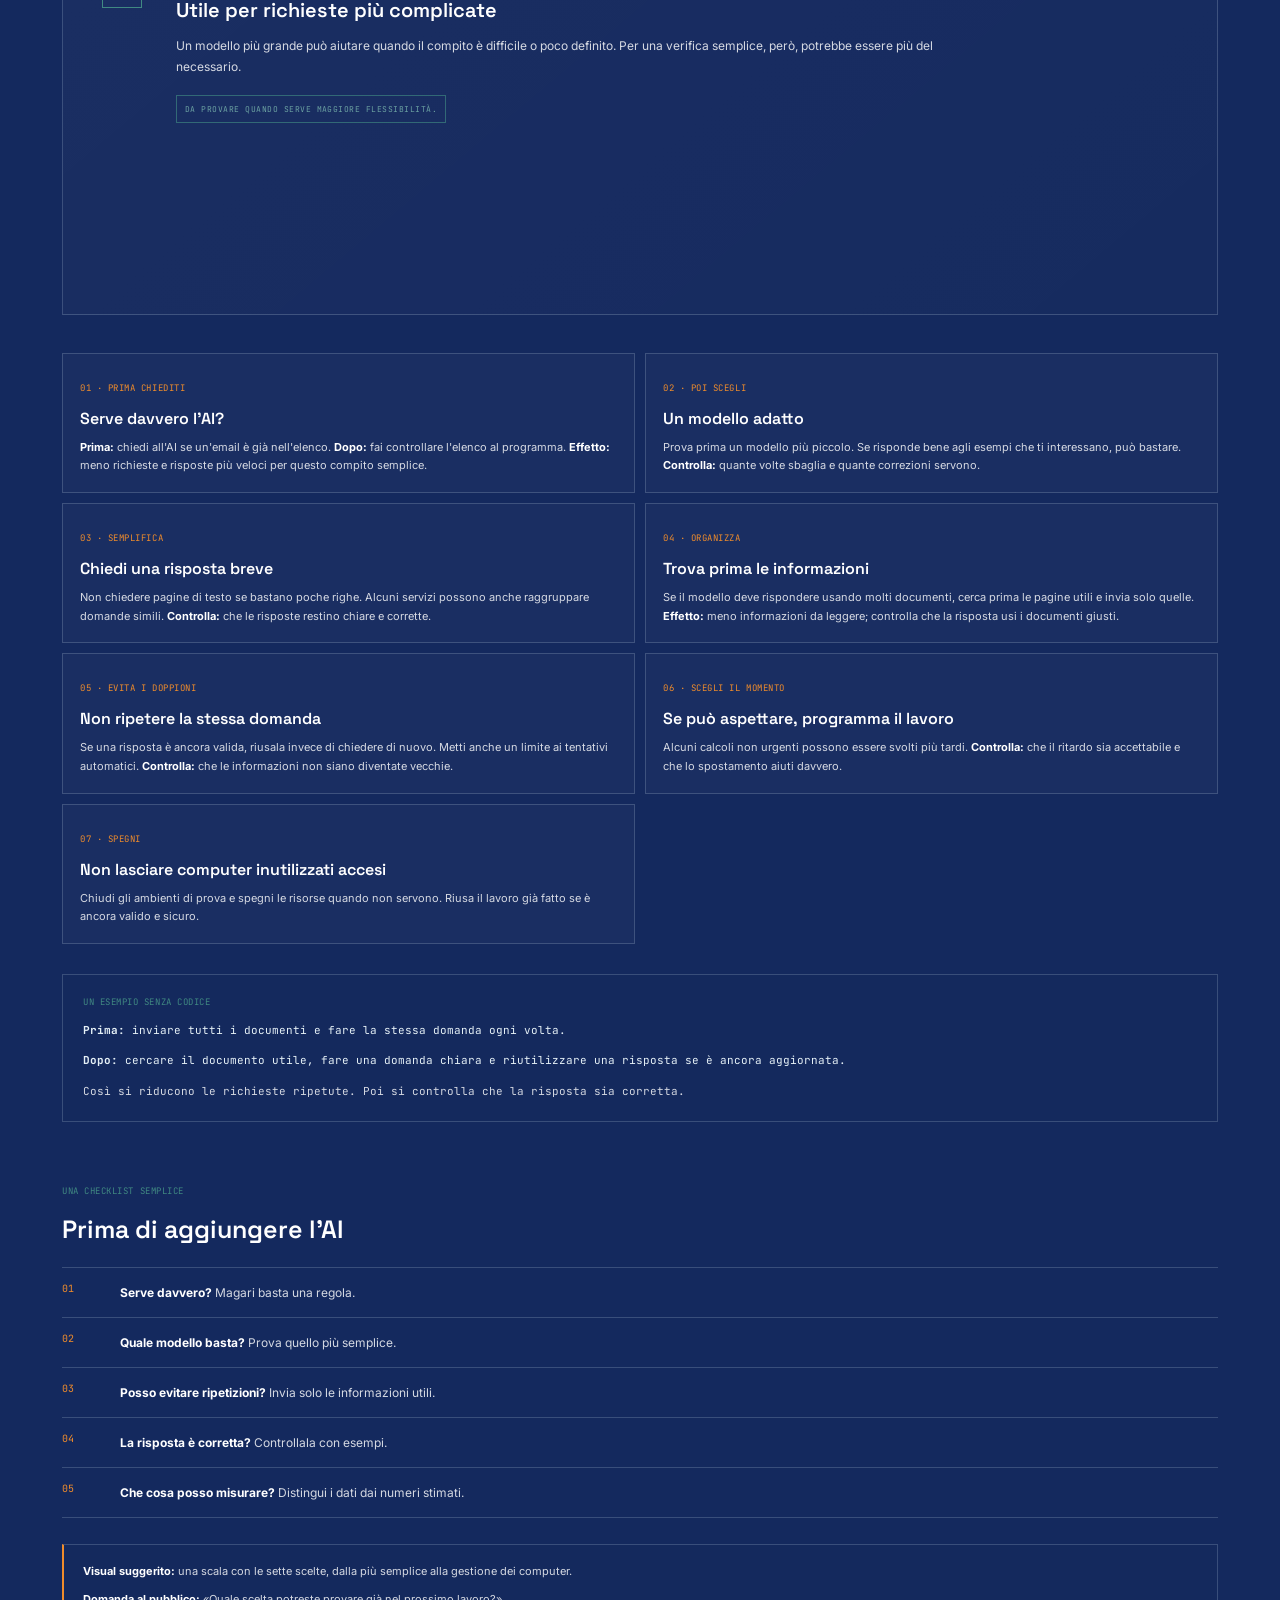
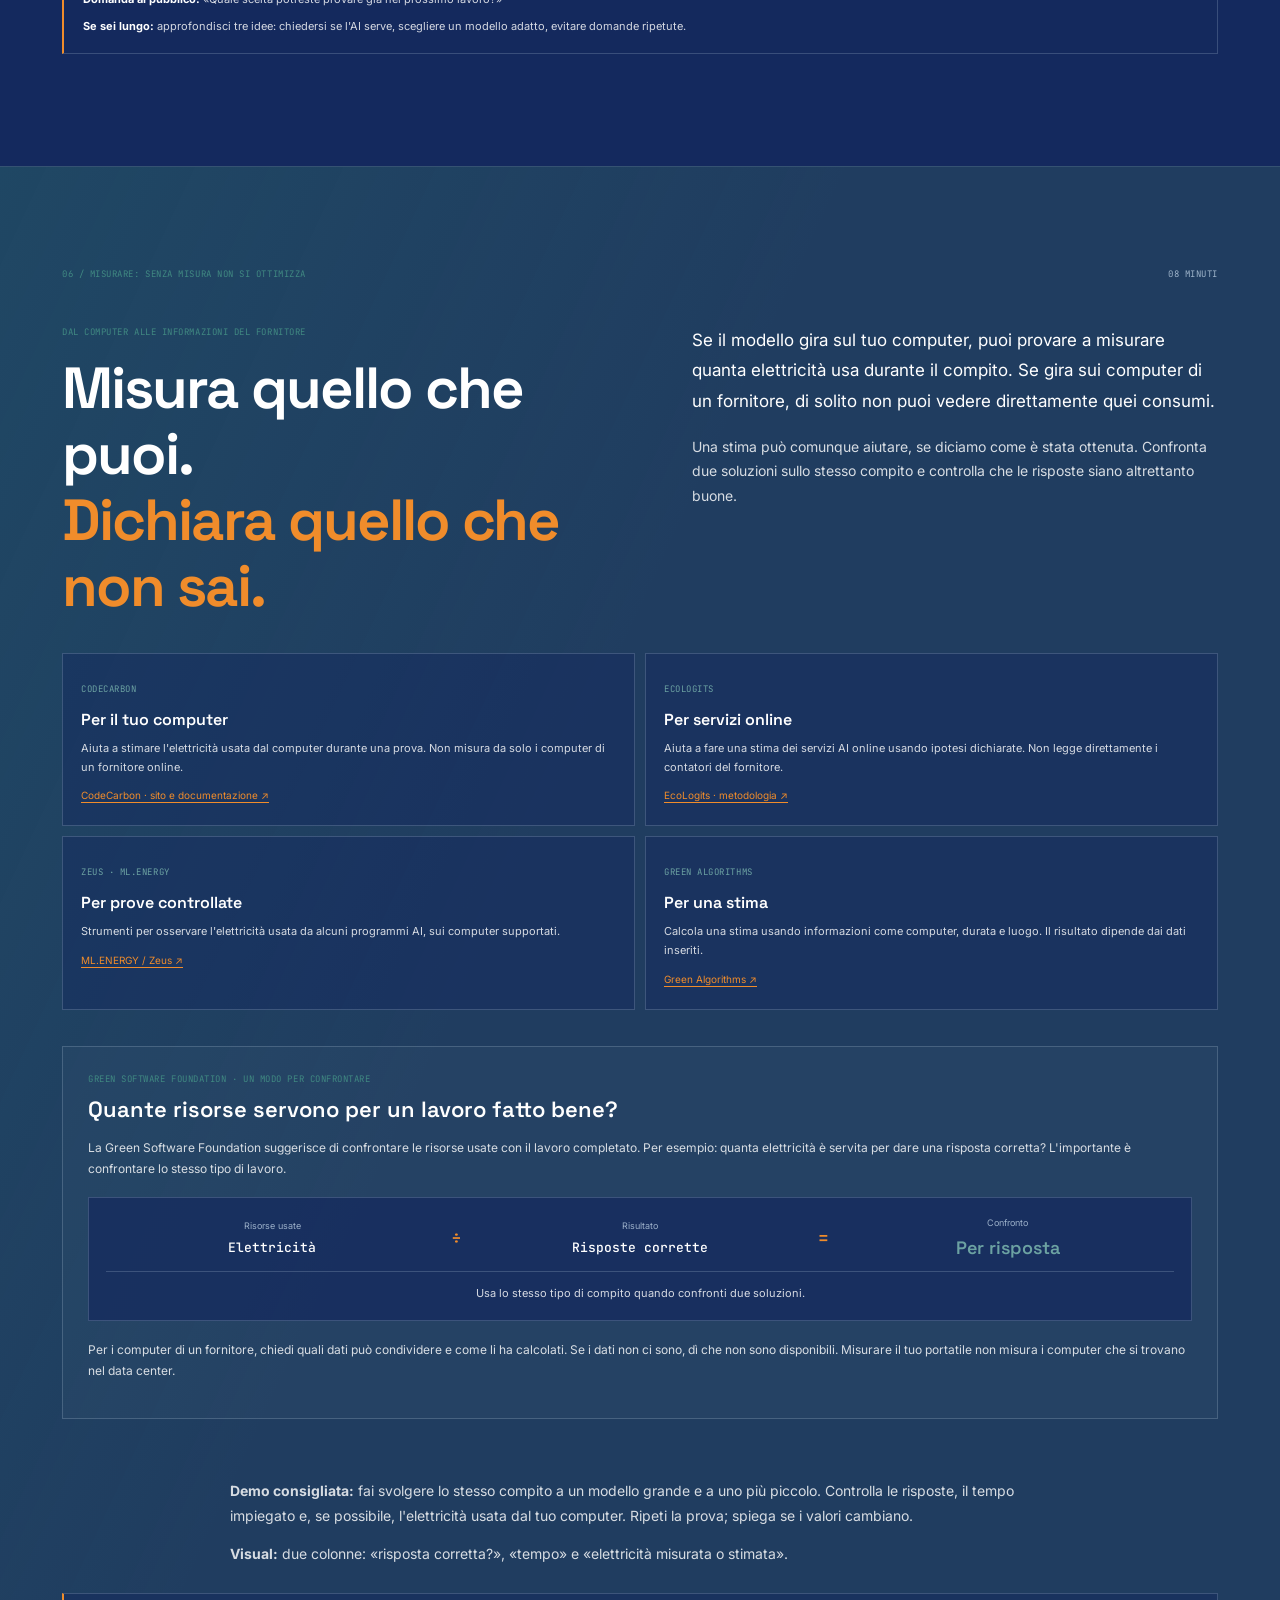
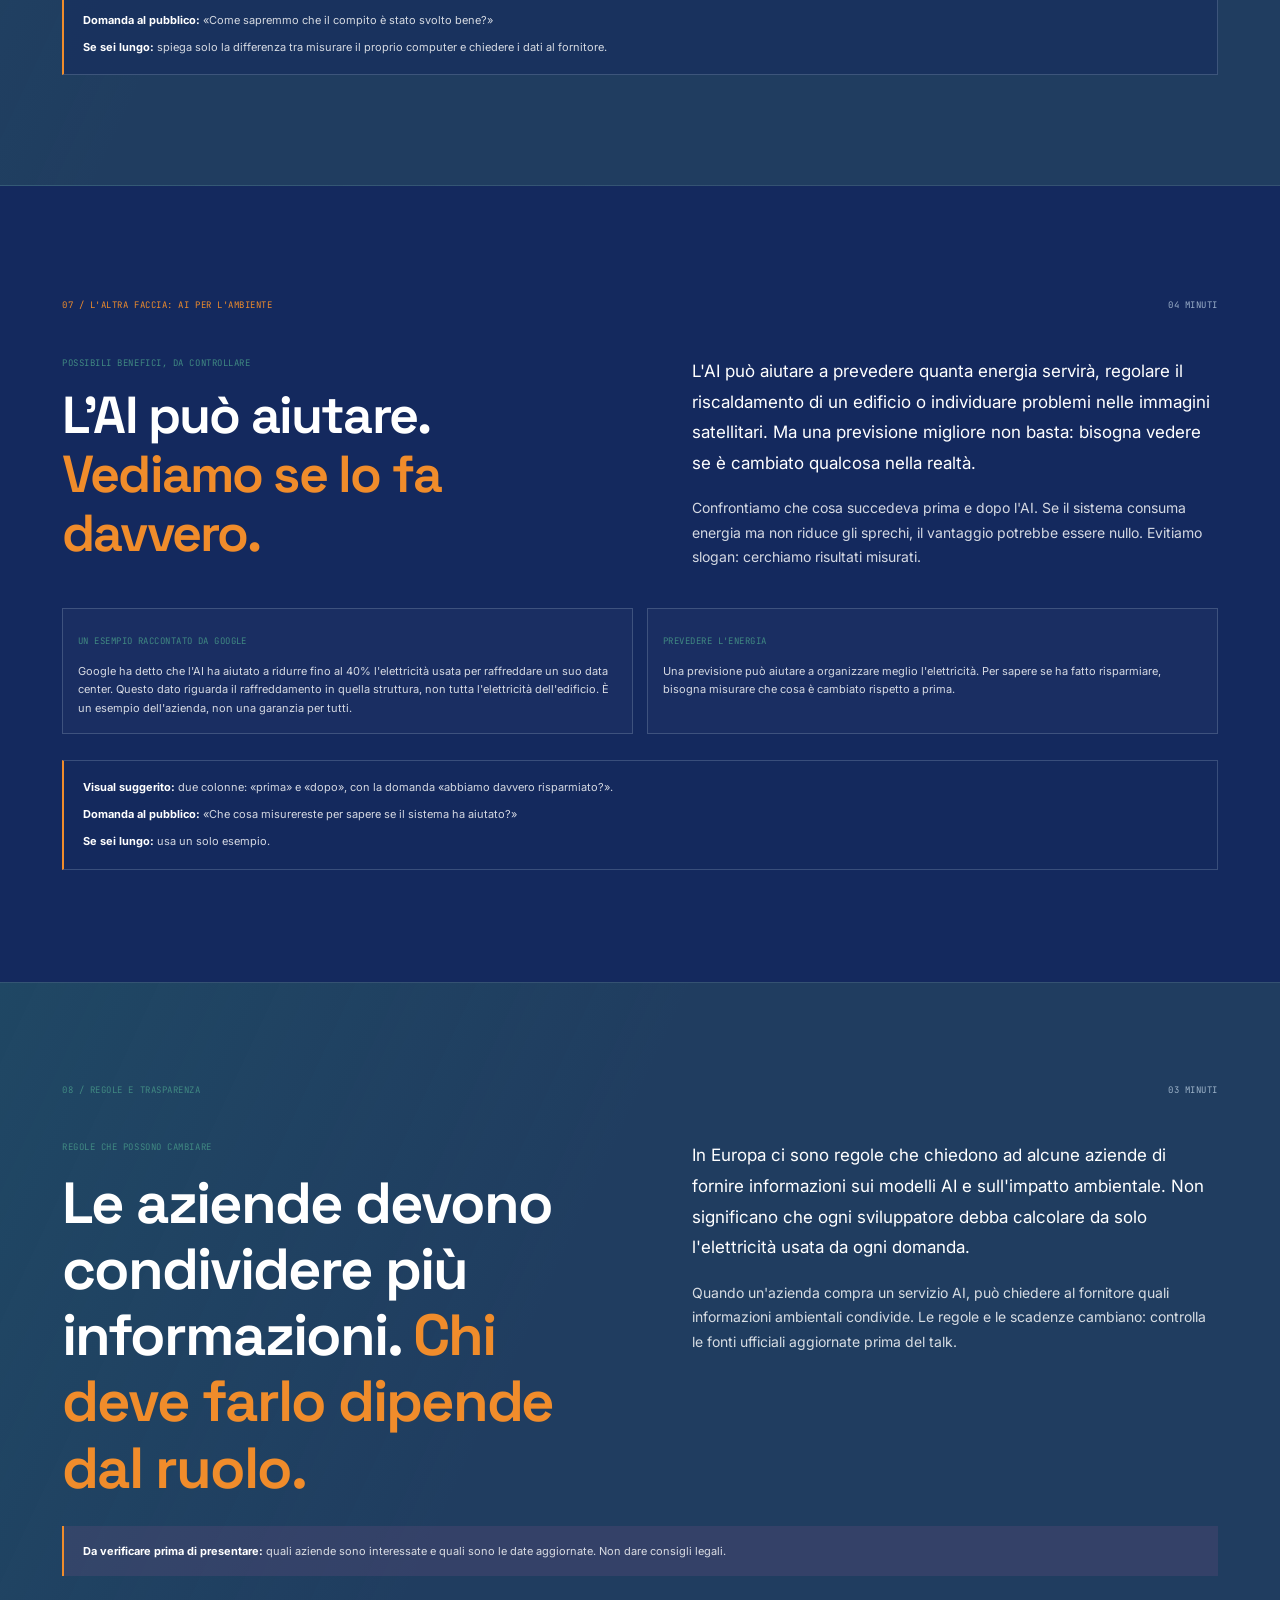
<file: public/talk.html>
<!DOCTYPE html>
<html lang="it">
<head>
  <meta charset="UTF-8" />
  <meta name="viewport" content="width=device-width, initial-scale=1.0" />
  <meta name="theme-color" content="#14295e" />
  <meta name="description" content="Talk tecnico di 55 minuti, più domande, su AI, impatto ambientale e decisioni pratiche per chi sviluppa." />
  <title>Approfondimento — AI, codice e impatto — green·code</title>
  <link rel="preconnect" href="https://fonts.googleapis.com" />
  <link rel="preconnect" href="https://fonts.gstatic.com" crossorigin />
  <link href="https://fonts.googleapis.com/css2?family=Inter:wght@300;400;500;600;700;800&family=JetBrains+Mono:wght@400;500;700&family=Space+Grotesk:wght@400;500;600;700&display=swap" rel="stylesheet" />
  <link rel="stylesheet" href="style.css" />
</head>
<body>
  <div class="reading-progress" aria-hidden="true"><span id="reading-progress"></span></div>
  <header class="topbar" id="top">
    <a class="wordmark" href="#top" aria-label="green code, torna all'inizio">green<span>·</span>code</a>
    <button class="menu-toggle" id="nav-toggle" type="button" aria-label="Apri il menu" aria-expanded="false" aria-controls="nav-links"><span></span><span></span></button>
    <nav class="nav-links" id="nav-links" aria-label="Indice del talk">
      <a href="#domanda">Apertura</a><a href="#ciclo">Ciclo</a><a href="#numeri">Numeri</a><a href="#acqua">Acqua e computer</a><a href="#scelte">Leve</a><a href="#misurare">Misurare</a><a href="#benefici">AI per l'ambiente</a><a href="#regole">Regole</a>
    </nav>
    <a class="time-chip" href="#scaletta"><span class="live-dot"></span><span>Talk · 55 min + Q&A</span></a>
  </header>

  <main>
    <section class="hero" aria-labelledby="hero-title">
      <div class="hero-image" role="img" aria-label="Infrastruttura di calcolo: server e circuiti attraversati dalla luce"></div>
      <div class="hero-content">
        <p class="eyebrow"><span>Green software engineering</span><span class="eyebrow-line"></span><span>Un talk interattivo · 55 minuti + domande</span></p>
        <h1 id="hero-title">L'AI scrive.<br />La materia<br /><i>risponde.</i></h1>
        <p class="hero-intro">L'AI usa computer ed energia, ma non tutte le richieste sono uguali. Vediamo con esempi semplici che cosa succede dietro una risposta e quali scelte aiutano a evitare sprechi.</p>
        <div class="hero-actions"><a class="btn-primary" href="#domanda">Inizia il percorso <span aria-hidden="true">↓</span></a><a class="text-link" href="#scaletta">Vedi la scaletta</a></div>
      </div>
      <div class="hero-index" aria-hidden="true"><span>01</span><span class="index-rule"></span><span>55</span></div>
      <div class="hero-caption"><span>Né panico né indifferenza: ipotesi, misure, decisioni.</span><span>Modello × infrastruttura × utilizzo</span></div>
    </section>

    <section class="runline" id="scaletta" aria-label="Scaletta del talk">
      <div class="runline-label"><span class="live-dot"></span> 55′ talk + 10′ domande</div>
      <a href="#domanda"><b>03′</b> Apertura</a><a href="#ciclo"><b>08′</b> Ciclo di vita</a><a href="#numeri"><b>08′</b> Leggere i numeri</a><a href="#acqua"><b>06′</b> Acqua e computer</a><a href="#scelte"><b>12′</b> Scelte pratiche</a><a href="#misurare"><b>08′</b> Misurare</a><a href="#benefici"><b>04′</b> AI per l'ambiente</a><a href="#regole"><b>03′</b> Regole</a><a href="#chiusura"><b>03′</b> Checklist</a><a href="#domande"><b>10′</b> Domande</a>
    </section>

    <section class="chapter" id="domanda">
      <div class="chapter-meta"><span>01 / La domanda scomoda</span><span>03 minuti</span></div>
      <div class="chapter-grid">
        <div class="chapter-heading"><p class="kicker">Partiamo da una comparazione</p><h2>Quanto costa una richiesta AI rispetto a <em>una ricerca o uno streaming?</em></h2></div>
        <div class="chapter-copy">
          <p class="lead">«Quanta energia usa una domanda all'AI, rispetto a una ricerca online o a un video?» La risposta è: dipende. Una risposta breve e una lunga richiedono lavori diversi; conta anche quali computer rispondono.</p>
          <p>Quando mostriamo un numero, dobbiamo dire chi lo ha calcolato e che cosa ha contato. Se non lo sappiamo, lo diciamo senza inventare una risposta.</p>
          <p>Il filo del talk è pratico: capire che cosa succede dietro una risposta, evitare richieste inutili e scegliere una soluzione adatta al problema.</p>
        </div>
      </div>
      <div class="comparison-grid" aria-label="La differenza tra una richiesta e il servizio nel tempo">
        <article><span class="comparison-label">01 · UNA DOMANDA</span><p>Una risposta breve e una lunga non richiedono lo stesso lavoro. Anche i computer che le preparano fanno differenza.</p></article>
        <article><span class="comparison-label">02 · IL SERVIZIO NEL TEMPO</span><p>Se tante persone usano il servizio, il lavoro totale cresce. Una domanda più veloce può essere usata più spesso.</p></article>
      </div>
      <div class="interactive question-lab">
        <div class="lab-heading"><span class="lab-index">PRIMA DI CONTINUARE · 30 SECONDI</span><h3>Quale richiesta riconosci di più nel tuo lavoro?</h3><p>Scegline una. Non c'è una risposta giusta: osserva come cambia la conversazione quando rendiamo esplicito il compito.</p></div>
        <div class="choice-list" role="group" aria-label="Scegli il tipo di richiesta AI">
          <button class="choice-button" data-usage="autocomplete" type="button"><span class="choice-symbol">01</span><span><b>Completare una riga</b><small>Un aiuto frequente e incorporato nel flusso.</small></span><span class="choice-arrow">↗</span></button>
          <button class="choice-button" data-usage="generate" type="button"><span class="choice-symbol">02</span><span><b>Generare una funzione</b><small>Un compito preciso, con codice da verificare.</small></span><span class="choice-arrow">↗</span></button>
          <button class="choice-button" data-usage="agent" type="button"><span class="choice-symbol">03</span><span><b>Affidare un compito intero</b><small>Un assistente che esplora, modifica e riprova.</small></span><span class="choice-arrow">↗</span></button>
        </div>
        <div class="choice-response" id="choice-response" aria-live="polite"><span class="response-marker">↳</span><p>La differenza non è soltanto nella domanda. Cambiano le informazioni inviate, il lavoro richiesto al computer, il numero di passaggi e il controllo del risultato. Seleziona un caso per esplorarlo.</p></div>
      </div>
      <aside class="speaker-note"><span class="note-label">MESSAGGIO · DA DIRE SUBITO</span><p>L'AI usa risorse, ma possiamo evitare sprechi scegliendo con attenzione quando usarla e che cosa chiederle. <b>Visuale:</b> tre immagini: domanda, computer, risposta.</p></aside>
      <div class="speaker-cues"><p><b>Domanda al pubblico:</b> «Secondo voi, una risposta breve e una lunga richiedono lo stesso lavoro?»</p><p><b>Se sei lungo:</b> raccogli una sola risposta dal pubblico.</p></div>
    </section>

    <section class="chapter chapter-dark" id="ciclo">
      <div class="chapter-inner">
        <div class="chapter-meta"><span>02 / Dove si consuma davvero</span><span>08 minuti</span></div>
        <div class="chapter-grid">
          <div class="chapter-heading"><p class="kicker">Seguiamo il ciclo di vita</p><h2>Il modello non nasce <em>quando fai una domanda.</em></h2></div>
          <div class="chapter-copy">          <p class="lead">Quando facciamo una domanda, vediamo solo il testo che compare sullo schermo. In realtà, dei computer lavorano per preparare la risposta.</p><p>Il modello è stato preparato prima, usando molti esempi. Questo si chiama <b>addestramento</b>. Quando lo usiamo, i computer applicano ciò che ha imparato e preparano una risposta. È un lavoro diverso da quello che avviene prima.</p></div>
        </div>
        <div class="concept-guide" aria-label="Parole chiave per seguire il percorso">
          <p class="kicker">Prima di seguire il percorso · quattro parole chiave</p>
          <div class="concept-grid">
            <article><h3>La domanda</h3><p>La richiesta che scrivi: per esempio, “aggiungi un controllo che impedisca di iscrivere due volte la stessa email”.</p></article>
            <article><h3>Contesto</h3><p>Le informazioni che il modello riceve insieme alla richiesta: istruzioni, parti del codice e, a volte, messaggi precedenti o risultati dei test.</p></article>
            <article><h3>Il testo inviato</h3><p>Le parole della domanda e le informazioni aggiunte. Più testo di solito significa più lavoro per il computer.</p></article>
            <article><h3>La risposta</h3><p>Il computer usa ciò che il modello ha imparato per preparare una risposta.</p></article>
            <article><h3>Addestramento</h3><p>Preparare il modello prima che le persone lo usino. Non succede ogni volta che gli scriviamo.</p></article>
          </div>
          <p class="concept-note">In breve: prima si prepara il modello, poi si usa per rispondere alle domande.</p>
        </div>
        <div class="phase-explorer interactive">
          <div class="phase-tabs" role="tablist" aria-label="Fasi del ciclo di vita AI">
            <button class="phase-tab active" id="tab-training" role="tab" aria-selected="true" aria-controls="panel-training" data-phase="training" type="button"><span>01</span>Preparazione</button>
            <button class="phase-tab" id="tab-serving" role="tab" aria-selected="false" aria-controls="panel-serving" data-phase="serving" type="button"><span>02</span>Servizio</button>
            <button class="phase-tab" id="tab-inference" role="tab" aria-selected="false" aria-controls="panel-inference" data-phase="inference" type="button"><span>03</span>Risposta</button>
            <button class="phase-tab" id="tab-hardware" role="tab" aria-selected="false" aria-controls="panel-hardware" data-phase="hardware" type="button"><span>04</span>I computer</button>
          </div>
          <article class="phase-panel" id="panel-training" role="tabpanel" aria-labelledby="tab-training" data-phase-panel="training">
            <div class="phase-number">01 <span>/ 04</span></div><div><p class="kicker">Prima che il modello risponda</p><h3>Preparare il modello</h3><p>Prima di usarlo, un'azienda prepara il modello usando moltissimi esempi. È un lavoro che richiede computer e tempo. Non c'è un solo numero valido per tutti: dipende da quanto è grande il modello e dai computer utilizzati.</p><p>Quando inviamo una domanda, di solito non stiamo preparando di nuovo il modello: stiamo usando quello che è già pronto. Sono due momenti diversi.</p><p class="phase-example"><b>Chi decide?</b> Chi offre il servizio decide come preparare il modello. Chi lo usa decide se quel servizio serve al proprio lavoro.</p><p class="phase-example"><b>Esempio:</b> chiedere di controllare le email duplicate non riaddestra il modello; gli chiede di usare ciò che ha già imparato.</p><div class="phase-takeaway"><b>Domanda utile</b><span>Stiamo parlando del lavoro fatto prima o delle risposte alle domande?</span></div></div>
          </article>
          <article class="phase-panel" id="panel-serving" role="tabpanel" aria-labelledby="tab-serving" data-phase-panel="serving" hidden>
            <div class="phase-number">02 <span>/ 04</span></div><div><p class="kicker">Tra una domanda e l'altra</p><h3>Tenere il servizio pronto</h3><p>Per rispondere rapidamente, il servizio tiene accesi computer e rete. Le domande arrivano a momenti diversi: a volte tante persone chiedono insieme, altre volte poche. Anche quando aspetta, parte del servizio può restare attiva.</p><p><b>Un paragone:</b> un negozio usa energia anche quando tiene le luci accese e aspetta i clienti. Allo stesso modo, un servizio online può tenere i computer pronti.</p><div class="phase-takeaway"><b>Domanda utile</b><span>Quali computer devono restare accesi perché il servizio sia pronto?</span></div></div>
          </article>
          <article class="phase-panel" id="panel-inference" role="tabpanel" aria-labelledby="tab-inference" data-phase-panel="inference" hidden>
            <div class="phase-number">03 <span>/ 04</span></div><div><p class="kicker">Quando premiamo Invio</p><h3>Il computer prepara una risposta</h3><p>Il computer legge la domanda e le informazioni che l'accompagnano. Una richiesta più lunga o una risposta più lunga può richiedere più lavoro.</p><p>A volte la prima risposta non basta. Possiamo chiedere una correzione o una spiegazione. Per capire il lavoro totale dobbiamo contare anche questi passaggi, non solo la prima domanda.</p><p class="phase-example"><b>Esempio:</b> chiedi al modello di trovare email duplicate. Se non considera un caso particolare, gli spieghi il problema e chiedi una correzione.</p><div class="phase-takeaway"><b>Domanda utile</b><span>Quante domande e correzioni servono per arrivare a una risposta utile?</span></div></div>
          </article>
          <article class="phase-panel" id="panel-hardware" role="tabpanel" aria-labelledby="tab-hardware" data-phase-panel="hardware" hidden>
            <div class="phase-number">04 <span>/ 04</span></div><div><p class="kicker">Prima di accendere i computer</p><h3>Costruire e sostituire i server</h3><p>Per fabbricare i computer servono materiali, fabbriche e trasporti. Quando diventano vecchi o si rompono, vanno riparati o sostituiti.</p><p>Questa parte del costo non compare nel contatore elettrico usato per misurare una risposta. È un motivo in più per non cambiare computer più spesso del necessario.</p><div class="phase-takeaway"><b>Domanda utile</b><span>Quanto a lungo possiamo usare e riparare i computer?</span></div></div>
          </article>
        </div>
        <div class="lifecycle-track" aria-label="Il ciclo completo: preparazione del modello, servizio, risposte, produzione dei computer"><span>Preparazione</span><i></i><span>Servizio pronto</span><i></i><span>Risposte</span><i></i><span>Computer</span></div>
        <div class="comparison-grid" aria-label="Chi può decidere o agire nelle fasi del ciclo">
          <article><span class="comparison-label">CHI OFFRE IL SERVIZIO</span><p>Sceglie dove si trovano i computer, quale energia usano e come vengono raffreddati. Non sempre pubblica tutti i dati.</p></article>
          <article><span class="comparison-label">CHI USA IL SERVIZIO</span><p>Decide se usare l'AI, che cosa chiedere, quante volte riprovare e quali informazioni chiedere al fornitore.</p></article>
        </div>
        <aside class="speaker-note dark-note"><span class="note-label">MESSAGGIO</span><p>Un servizio AI richiede computer prima, durante e dopo ogni domanda. <b>Visuale:</b> quattro immagini semplici, con la domanda «chi può decidere?»</p></aside>
        <div class="speaker-cues"><p><b>Domanda al pubblico:</b> «Quale parte di questo percorso possiamo decidere noi?»</p><p><b>Se sei lungo:</b> mostra soltanto preparazione del modello, computer pronti e risposta.</p></div>
      </div>
    </section>

    <section class="chapter" id="numeri">
      <div class="chapter-meta"><span>03 / Leggere i numeri senza farsi ingannare</span><span>08 minuti</span></div>
      <div class="chapter-grid"><div class="chapter-heading"><p class="kicker">Quanto è grande il consumo?</p><h2>Un numero per una domanda<br><em>non è il numero di un paese.</em></h2></div><div class="chapter-copy"><p class="lead">Per una singola attività usiamo unità piccole come Wh; per parlare del consumo di tanti edifici usiamo unità enormi come TWh. Sono scale diverse, un po' come confrontare il prezzo di un panino con il bilancio di una città.</p><p>L'IEA stima che tutti i data center del mondo abbiano usato circa 415 TWh di elettricità nel 2024. È un dato per i data center nel loro insieme, non per l'AI soltanto. Le previsioni per il futuro sono stime, non certezze.</p></div></div>
      <div class="fact-cards">
        <article><span class="theory-label">TUTTI I DATA CENTER · MONDO</span><strong>415 TWh</strong><p>Stima IEA per il 2024: riguarda tutti i data center del mondo, non solo l'AI. La previsione per il futuro dipende da quanto crescerà l'uso.</p></article>
        <article><span class="theory-label">TUTTI I DATA CENTER · STATI UNITI</span><strong>325–580 TWh</strong><p>Intervallo di possibili consumi previsti per gli Stati Uniti nel 2028. È un altro paese e un altro anno: non è direttamente confrontabile con il dato mondiale.</p></article>
        <article><span class="theory-label">UNA RICHIESTA · UN SERVIZIO</span><strong>0,10 ↔ 0,24 Wh</strong><p>Due stime pubblicate da Google nel 2025 per una domanda testuale al proprio servizio Gemini. Cambia che cosa viene incluso; non è un valore valido per ogni AI.</p></article>
        <article><span class="theory-label">ATTIVITÀ DIVERSE · UNO STUDIO</span><strong>0,002–2,9 kWh</strong><p>Uno studio del 2023 confronta attività molto diverse, come classificare un testo e creare un'immagine. L'intervallo non descrive una normale domanda in chat.</p></article>
        <article><span class="theory-label">PREPARAZIONE DEL MODELLO</span><strong>MWh · da verificare</strong><p>Il consumo cambia in base a quanto è grande il modello e ai computer utilizzati. Prima di citare una cifra, controlla che la fonte spieghi come è stata calcolata.</p></article>
      </div>
      <div class="talk-copy"><p class="kicker">Perché i numeri sono diversi?</p><h3>Prima di confrontare, controlla che cosa conta ogni stima</h3><p>Le due cifre Google riguardano lo stesso servizio, ma una include più parti del sistema. Perciò non vogliono dire che tutte le richieste di ogni servizio usino quei valori. Altre ricerche confrontano compiti molto diversi, come leggere un testo o creare un'immagine: anche questo spiega perché i numeri cambiano.</p><p>Il numero può cambiare anche in base a dove si trovano i computer e a come viene prodotta l'elettricità. Se una richiesta diventa più veloce o costa meno, potremmo usarla più spesso: il consumo totale potrebbe quindi aumentare anche se ogni singola risposta richiede meno risorse.</p></div>
      <div class="viz-badge">Visual suggerito · accanto a ogni numero indica che cosa descrive e in che anno è stato pubblicato.</div>
      <div class="talk-copy"><p>Per parlare del consumo necessario a preparare un modello, cita una fonte che spieghi come ha fatto i calcoli. Se queste informazioni mancano, scrivi «da verificare» e non usare la cifra come un fatto sicuro.</p><p><b>Esempio concreto:</b> due computer possono usare la stessa quantità di elettricità ma causare emissioni diverse, perché l'elettricità può essere prodotta in modi diversi.</p><p>Una risposta più veloce può invogliare a usare il servizio più spesso. Se succede, il consumo totale potrebbe aumentare anche se ogni singola risposta è diventata più efficiente.</p></div>
      <div class="speaker-cues"><p><b>Messaggio chiave:</b> i numeri sono utili solo se sappiamo che cosa descrivono. <b>Domanda al pubblico:</b> «Che cosa vorreste sapere prima di fidarvi di un numero?»</p><p><b>Se sei lungo:</b> mostra due stime e spiega perché sono diverse.</p></div>
    </section>

    <section class="chapter chapter-dark" id="acqua">
      <div class="chapter-inner">
        <div class="chapter-meta"><span>04 / Acqua, hardware e materiali</span><span>06 minuti</span></div>
        <div class="chapter-grid">        <div class="chapter-heading"><p class="kicker">Globale e locale</p><h2>Elettricità, acqua, computer. <em>Effetti diversi da luogo a luogo.</em></h2></div><div class="chapter-copy">        <p class="lead">I data center usano elettricità e, in alcuni casi, acqua per raffreddare i computer. Costruire i computer richiede materiali, fabbriche e trasporti. Questi aspetti cambiano da un luogo all'altro.</p><p>Un contatore elettrico ci dice quanta elettricità è stata usata, ma non racconta come sono stati costruiti i computer o quanta acqua è servita. Per avere un quadro completo bisogna guardare a più risorse, non solo all'elettricità.</p></div></div>
        <div class="boundary-lab interactive">
          <div class="lab-heading"><span class="lab-index">INTERAZIONE 02 · CHE COSA CONTIAMO?</span><h3>Quali parti del servizio includiamo?</h3><p>Attiva o disattiva le voci. Non calcoliamo l'impatto: mostriamo che i risultati cambiano in base a ciò che decidiamo di contare.</p></div>
          <div class="boundary-layout">
            <div class="boundary-options">
              <label class="boundary-option"><input type="checkbox" value="inference" checked><span class="check-mark"></span><span><b>Risposta</b><small>Il lavoro dei computer per rispondere.</small></span></label>
              <label class="boundary-option"><input type="checkbox" value="serving" checked><span class="check-mark"></span><span><b>Servizio e capacità pronta</b><small>Risorse mantenute disponibili.</small></span></label>
              <label class="boundary-option"><input type="checkbox" value="training"><span class="check-mark"></span><span><b>Preparare il modello</b><small>Il lavoro fatto prima di rispondere.</small></span></label>
              <label class="boundary-option"><input type="checkbox" value="hardware"><span class="check-mark"></span><span><b>Costruire i computer</b><small>Materiali, uso e sostituzione.</small></span></label>
              <label class="boundary-option"><input type="checkbox" value="water"><span class="check-mark"></span><span><b>Acqua e raffreddamento</b><small>Uso diretto e indiretto, se disponibile.</small></span></label>
            </div>
            <div class="boundary-result" aria-live="polite"><span class="result-kicker">CHE COSA STAI CONTANDO</span><strong id="boundary-count">2 voci incluse</strong><div class="boundary-meter"><span id="boundary-meter"></span></div><p id="boundary-summary">Stai osservando l'uso operativo, ma lasci fuori la preparazione del modello e i computer. La conclusione vale solo per queste parti.</p><span class="result-warning">Nessun dato di consumo simulato.</span></div>
          </div>
        </div>
        <div class="comparison-grid" aria-label="Le due domande di misurazione">
          <article><span class="comparison-label">USARE L'AI PER LAVORARE</span><p>Quante domande e correzioni servono per arrivare a un risultato utile? Il numero di parole elaborate non misura direttamente l'elettricità.</p></article>
          <article><span class="comparison-label">USARE IL PROGRAMMA</span><p>Quali computer lo fanno funzionare dopo la pubblicazione? Per quanto tempo e quante persone lo usano?</p></article>
        </div>
        <div class="impact-grid">
          <article class="impact-item"><span class="impact-symbol">E</span><h3>Elettricità</h3><p>Conta quanta elettricità viene usata. Un computer acceso più a lungo ne usa di più: per esempio, una lampadina accesa tutta la sera consuma più che accesa per pochi minuti.</p><span class="impact-question">Che cosa è rimasto acceso e per quanto?</span></article>
          <article class="impact-item"><span class="impact-symbol">C</span><h3>Emissioni</h3><p>L'elettricità può essere prodotta in modi diversi. Perciò usarne la stessa quantità può avere effetti diversi sul clima, a seconda del luogo.</p><span class="impact-question">Dove si trovano i computer?</span></article>
          <article class="impact-item"><span class="impact-symbol">M</span><h3>Acqua e materiali</h3><p>I computer vanno raffreddati e costruiti. L'acqua e i materiali necessari cambiano da un luogo all'altro.</p><span class="impact-question">Quali risorse servono vicino a noi?</span></article>
        </div>
        <div class="measurement-example">
          <p class="kicker">Un calcolo semplice · non il consumo di una singola domanda</p>
          <h3>Usare elettricità non ha sempre lo stesso effetto</h3>
          <p>Per stimare le emissioni, dobbiamo sapere quanta elettricità è stata usata e come è stata prodotta. Se vogliamo confrontare due servizi, dobbiamo anche contare quanti compiti sono stati completati bene.</p>
          <div class="measurement-equation" aria-label="Formula di conversione dell'energia in emissioni">
            <div class="equation-part"><span>Elettricità usata</span><b>Quanta?</b></div><i aria-hidden="true">+</i>
            <div class="equation-part"><span>Come è stata prodotta</span><b>Dove?</b></div><i aria-hidden="true">=</i>
            <div class="equation-part equation-total"><span>Effetto sul clima</span><strong>Emissioni</strong></div>
            <p class="equation-per-task">Per un confronto corretto, controlla che i servizi abbiano svolto lo stesso lavoro.</p>
          </div>
          <p>Due numeri si possono confrontare solo se descrivono lo stesso lavoro e includono parti simili del servizio. Se non lo sappiamo, non diciamo che uno è migliore dell'altro.</p>
        </div>
        <div class="talk-copy"><p><b>Spunto per chi parla:</b> spiega che l'elettricità, l'acqua e i materiali sono cose diverse da misurare. Google ha pubblicato una stima di acqua per una sua richiesta testuale nel 2025: è il dato di un'azienda e non vale per tutti i servizi o per tutti i luoghi.</p><p><b>Esempio concreto:</b> due data center possono usare quantità simili di elettricità, ma trovarsi in luoghi con risorse idriche molto diverse.</p><p><b>Visual suggerito:</b> un disegno semplice di un data center con frecce per elettricità, acqua e computer.</p></div>
        <div class="speaker-cues"><p><b>Domanda al pubblico:</b> «Quali risorse, oltre all'elettricità, servono per far funzionare i computer?»</p><p><b>Se sei lungo:</b> usa un solo esempio e ricorda che il luogo conta.</p></div>
      </div>
    </section>

    <section class="chapter" id="scelte">
      <div class="chapter-meta"><span>05 / Le leve dello sviluppatore</span><span>12 minuti</span></div>
      <div class="chapter-grid"><div class="chapter-heading"><p class="kicker">Il cuore del talk · scelte pratiche</p><h2>Prima di usare l'AI,<br><em>controlla se serve.</em></h2></div><div class="chapter-copy"><p class="lead">La prima domanda è se il problema si può risolvere in modo più semplice. Se l'AI serve, scegli un modello adatto, invia solo le informazioni utili e non ripetere richieste senza motivo.</p><p>Prova la soluzione sullo stesso compito e controlla tre cose: la risposta è corretta? Quanto tempo ci mette? Quante volte bisogna riprovare?</p></div></div>

      <div class="interactive workload-lab">
        <div class="lab-heading"><span class="lab-index">INTERAZIONE 03 · QUANTE DOMANDE?</span><h3>Quante volte chiediamo aiuto all'AI?</h3><p>Scegli valori di esempio per vedere quante domande si possono accumulare in una giornata. Il conteggio non misura l'elettricità: mostra solo quante richieste e quanti pezzi di testo vengono elaborati.</p></div>
        <div class="workload-controls">
          <label class="measure-control" for="request-slider"><span><b>Compiti affidati all'AI al giorno</b><small>Quanti compiti chiedi al modello?</small></span><output id="request-value" for="request-slider">40</output><input type="range" id="request-slider" min="1" max="300" value="40"></label>
          <label class="measure-control" for="context-slider"><span><b>Testo inviato</b><small>Il computer legge il testo e le informazioni allegate.</small></span><output id="context-value" for="context-slider">2.000</output><input type="range" id="context-slider" min="100" max="20000" step="100" value="2000"></label>
          <label class="measure-control" for="output-slider"><span><b>Lunghezza della risposta</b><small>Quanta risposta produce il modello.</small></span><output id="output-value" for="output-slider">500</output><input type="range" id="output-slider" min="50" max="4000" step="50" value="500"></label>
          <label class="measure-control" for="retry-slider"><span><b>Domande per compito, inclusa la prima</b><small>Quanti passaggi servono per arrivare a un risultato utile?</small></span><output id="retry-value" for="retry-slider">2</output><input type="range" id="retry-slider" min="1" max="10" value="2"></label>
        </div>
        <div class="workload-output" aria-live="polite"><div><span>DOMANDE / GIORNO</span><strong id="daily-calls">80</strong><small>compresi i tentativi ripetuti</small></div><div><span>TESTO ELABORATO / GIORNO</span><strong id="daily-tokens">200.000</strong><small>quantità di testo stimata</small></div><div><span>TESTO / ANNO LAVORATIVO</span><strong id="yearly-tokens">44 M</strong><small>esempio su 220 giorni</small></div></div>
        <div class="workload-walkthrough">
          <b>Leggiamo insieme i valori iniziali</b>
          <p>40 compiti con 2 domande ciascuno fanno <b>80 domande</b>. Se ogni domanda contiene 2.000 pezzi di testo e la risposta ne aggiunge 500, sono <b>2.500 pezzi per domanda</b> e 200.000 al giorno. È un esempio per capire come cresce il volume: non è una misura dell'elettricità.</p>
        </div>
        <p class="workload-footnote">Il numero di pezzi di testo non dice da solo quanta elettricità è stata usata. Dipende anche dal modello e dai computer che rispondono.</p>
      </div>

      <div class="model-selector interactive">
        <div class="lab-heading"><span class="lab-index">INTERAZIONE 04 · CONFRONTA LE SOLUZIONI</span><h3>Tre modi di risolvere lo stesso problema</h3><p>Scegli una soluzione e controlla se risponde bene, quanto tempo richiede e quante risorse usa.</p></div>
        <div class="model-tabs" role="tablist" aria-label="Strategie di sviluppo assistito">
          <button class="model-tab active" id="model-none-tab" role="tab" aria-selected="true" aria-controls="model-none" data-model="none" type="button">Senza modello</button>
          <button class="model-tab" id="model-small-tab" role="tab" aria-selected="false" aria-controls="model-small" data-model="small" type="button">Modello mirato</button>
          <button class="model-tab" id="model-large-tab" role="tab" aria-selected="false" aria-controls="model-large" data-model="large" type="button">Modello generalista</button>
        </div>
        <article class="model-panel" id="model-none" role="tabpanel" aria-labelledby="model-none-tab" data-model-panel="none"><span class="model-mark">A</span><div><p class="kicker">Una regola nel programma</p><h4>La soluzione più semplice</h4><p>Per controllare se un'email è già presente, il programma può cercarla nell'elenco. Non serve chiedere a un modello AI. Una regola è chiara e veloce, ma qualcuno deve scriverla e aggiornarla se cambiano le esigenze.</p><span class="strategy-flag">Da provare per compiti semplici e ripetuti.</span></div></article>
        <article class="model-panel" id="model-small" role="tabpanel" aria-labelledby="model-small-tab" data-model-panel="small" hidden><span class="model-mark">B</span><div><p class="kicker">Un modello più piccolo</p><h4>Può bastare per un compito preciso</h4><p>Un modello più piccolo può essere sufficiente per un compito semplice. Provalo con esempi veri e controlla quante volte dà la risposta giusta e quante correzioni servono.</p><span class="strategy-flag">Da provare quando il compito è chiaro.</span></div></article>
        <article class="model-panel" id="model-large" role="tabpanel" aria-labelledby="model-large-tab" data-model-panel="large" hidden><span class="model-mark">C</span><div><p class="kicker">Un modello più grande</p><h4>Utile per richieste più complicate</h4><p>Un modello più grande può aiutare quando il compito è difficile o poco definito. Per una verifica semplice, però, potrebbe essere più del necessario.</p><span class="strategy-flag">Da provare quando serve maggiore flessibilità.</span></div></article>
      </div>

      <div class="action-grid" aria-label="Sette leve concrete per chi sviluppa">
        <article><span>01 · PRIMA CHIEDITI</span><h3>Serve davvero l'AI?</h3><p><b>Prima:</b> chiedi all'AI se un'email è già nell'elenco. <b>Dopo:</b> fai controllare l'elenco al programma. <b>Effetto:</b> meno richieste e risposte più veloci per questo compito semplice.</p></article>
        <article><span>02 · POI SCEGLI</span><h3>Un modello adatto</h3><p>Prova prima un modello più piccolo. Se risponde bene agli esempi che ti interessano, può bastare. <b>Controlla:</b> quante volte sbaglia e quante correzioni servono.</p></article>
        <article><span>03 · SEMPLIFICA</span><h3>Chiedi una risposta breve</h3><p>Non chiedere pagine di testo se bastano poche righe. Alcuni servizi possono anche raggruppare domande simili. <b>Controlla:</b> che le risposte restino chiare e corrette.</p></article>
        <article><span>04 · ORGANIZZA</span><h3>Trova prima le informazioni</h3><p>Se il modello deve rispondere usando molti documenti, cerca prima le pagine utili e invia solo quelle. <b>Effetto:</b> meno informazioni da leggere; controlla che la risposta usi i documenti giusti.</p></article>
        <article><span>05 · EVITA I DOPPIONI</span><h3>Non ripetere la stessa domanda</h3><p>Se una risposta è ancora valida, riusala invece di chiedere di nuovo. Metti anche un limite ai tentativi automatici. <b>Controlla:</b> che le informazioni non siano diventate vecchie.</p></article>
        <article><span>06 · SCEGLI IL MOMENTO</span><h3>Se può aspettare, programma il lavoro</h3><p>Alcuni calcoli non urgenti possono essere svolti più tardi. <b>Controlla:</b> che il ritardo sia accettabile e che lo spostamento aiuti davvero.</p></article>
        <article><span>07 · SPEGNI</span><h3>Non lasciare computer inutilizzati accesi</h3><p>Chiudi gli ambienti di prova e spegni le risorse quando non servono. Riusa il lavoro già fatto se è ancora valido e sicuro.</p></article>
      </div>
      <div class="code-example action-example"><p class="kicker">Un esempio senza codice</p><p><b>Prima:</b> inviare tutti i documenti e fare la stessa domanda ogni volta.</p><p><b>Dopo:</b> cercare il documento utile, fare una domanda chiara e riutilizzare una risposta se è ancora aggiornata.</p><p>Così si riducono le richieste ripetute. Poi si controlla che la risposta sia corretta.</p></div>
      <div class="practice-sequence"><p class="kicker">Una checklist semplice</p><h3>Prima di aggiungere l'AI</h3><div class="practice-steps"><article><span>01</span><p><b>Serve davvero?</b> Magari basta una regola.</p></article><article><span>02</span><p><b>Quale modello basta?</b> Prova quello più semplice.</p></article><article><span>03</span><p><b>Posso evitare ripetizioni?</b> Invia solo le informazioni utili.</p></article><article><span>04</span><p><b>La risposta è corretta?</b> Controllala con esempi.</p></article><article><span>05</span><p><b>Che cosa posso misurare?</b> Distingui i dati dai numeri stimati.</p></article></div></div>
      <div class="speaker-cues"><p><b>Visual suggerito:</b> una scala con le sette scelte, dalla più semplice alla gestione dei computer.</p><p><b>Domanda al pubblico:</b> «Quale scelta potreste provare già nel prossimo lavoro?»</p><p><b>Se sei lungo:</b> approfondisci tre idee: chiedersi se l'AI serve, scegliere un modello adatto, evitare domande ripetute.</p></div>
    </section>

    <section class="chapter chapter-dark" id="misurare">
      <div class="chapter-inner">
        <div class="chapter-meta"><span>06 / Misurare: senza misura non si ottimizza</span><span>08 minuti</span></div>
        <div class="chapter-grid"><div class="chapter-heading"><p class="kicker">Dal computer alle informazioni del fornitore</p><h2>Misura quello che puoi.<br><em>Dichiara quello che non sai.</em></h2></div><div class="chapter-copy"><p class="lead">Se il modello gira sul tuo computer, puoi provare a misurare quanta elettricità usa durante il compito. Se gira sui computer di un fornitore, di solito non puoi vedere direttamente quei consumi.</p><p>Una stima può comunque aiutare, se diciamo come è stata ottenuta. Confronta due soluzioni sullo stesso compito e controlla che le risposte siano altrettanto buone.</p></div></div>
        <div class="fact-cards tool-cards">
          <article><span class="theory-label">CODECARBON</span><h3>Per il tuo computer</h3><p>Aiuta a stimare l'elettricità usata dal computer durante una prova. Non misura da solo i computer di un fornitore online.</p><a href="https://codecarbon.io/" target="_blank" rel="noreferrer">CodeCarbon · sito e documentazione ↗</a></article>
          <article><span class="theory-label">ECOLOGITS</span><h3>Per servizi online</h3><p>Aiuta a fare una stima dei servizi AI online usando ipotesi dichiarate. Non legge direttamente i contatori del fornitore.</p><a href="https://ecologits.ai/" target="_blank" rel="noreferrer">EcoLogits · metodologia ↗</a></article>
          <article><span class="theory-label">ZEUS · ML.ENERGY</span><h3>Per prove controllate</h3><p>Strumenti per osservare l'elettricità usata da alcuni programmi AI, sui computer supportati.</p><a href="https://ml.energy/zeus/" target="_blank" rel="noreferrer">ML.ENERGY / Zeus ↗</a></article>
          <article><span class="theory-label">GREEN ALGORITHMS</span><h3>Per una stima</h3><p>Calcola una stima usando informazioni come computer, durata e luogo. Il risultato dipende dai dati inseriti.</p><a href="https://www.green-algorithms.org/" target="_blank" rel="noreferrer">Green Algorithms ↗</a></article>
        </div>
        <div class="measurement-example">
          <p class="kicker">Green Software Foundation · un modo per confrontare</p>
          <h3>Quante risorse servono per un lavoro fatto bene?</h3>
          <p>La Green Software Foundation suggerisce di confrontare le risorse usate con il lavoro completato. Per esempio: quanta elettricità è servita per dare una risposta corretta? L'importante è confrontare lo stesso tipo di lavoro.</p>
          <div class="measurement-equation" aria-label="Confronta le risorse usate con il lavoro completato">
            <div class="equation-part"><span>Risorse usate</span><b>Elettricità</b></div><i aria-hidden="true">÷</i>
            <div class="equation-part"><span>Risultato</span><b>Risposte corrette</b></div><i aria-hidden="true">=</i>
            <div class="equation-part equation-total"><span>Confronto</span><strong>Per risposta</strong></div>
            <p class="equation-per-task">Usa lo stesso tipo di compito quando confronti due soluzioni.</p>
          </div>
          <p>Per i computer di un fornitore, chiedi quali dati può condividere e come li ha calcolati. Se i dati non ci sono, dì che non sono disponibili. Misurare il tuo portatile non misura i computer che si trovano nel data center.</p>
        </div>
        <div class="talk-copy"><p><b>Demo consigliata:</b> fai svolgere lo stesso compito a un modello grande e a uno più piccolo. Controlla le risposte, il tempo impiegato e, se possibile, l'elettricità usata dal tuo computer. Ripeti la prova; spiega se i valori cambiano.</p><p><b>Visual:</b> due colonne: «risposta corretta?», «tempo» e «elettricità misurata o stimata».</p></div>
        <div class="speaker-cues"><p><b>Domanda al pubblico:</b> «Come sapremmo che il compito è stato svolto bene?»</p><p><b>Se sei lungo:</b> spiega solo la differenza tra misurare il proprio computer e chiedere i dati al fornitore.</p></div>
      </div>
    </section>

    <section class="chapter" id="benefici">
      <div class="chapter-meta"><span>07 / L'altra faccia: AI per l'ambiente</span><span>04 minuti</span></div>
      <div class="chapter-grid"><div class="chapter-heading"><p class="kicker">Possibili benefici, da controllare</p><h2>L'AI può aiutare.<br><em>Vediamo se lo fa davvero.</em></h2></div><div class="chapter-copy"><p class="lead">L'AI può aiutare a prevedere quanta energia servirà, regolare il riscaldamento di un edificio o individuare problemi nelle immagini satellitari. Ma una previsione migliore non basta: bisogna vedere se è cambiato qualcosa nella realtà.</p><p>Confrontiamo che cosa succedeva prima e dopo l'AI. Se il sistema consuma energia ma non riduce gli sprechi, il vantaggio potrebbe essere nullo. Evitiamo slogan: cerchiamo risultati misurati.</p></div></div>
      <div class="comparison-grid"><article><span class="comparison-label">UN ESEMPIO RACCONTATO DA GOOGLE</span><p>Google ha detto che l'AI ha aiutato a ridurre fino al 40% l'elettricità usata per raffreddare un suo data center. Questo dato riguarda il raffreddamento in quella struttura, non tutta l'elettricità dell'edificio. È un esempio dell'azienda, non una garanzia per tutti.</p></article><article><span class="comparison-label">PREVEDERE L'ENERGIA</span><p>Una previsione può aiutare a organizzare meglio l'elettricità. Per sapere se ha fatto risparmiare, bisogna misurare che cosa è cambiato rispetto a prima.</p></article></div>
      <div class="speaker-cues"><p><b>Visual suggerito:</b> due colonne: «prima» e «dopo», con la domanda «abbiamo davvero risparmiato?».</p><p><b>Domanda al pubblico:</b> «Che cosa misurereste per sapere se il sistema ha aiutato?»</p><p><b>Se sei lungo:</b> usa un solo esempio.</p></div>
    </section>

    <section class="chapter chapter-dark" id="regole">
      <div class="chapter-inner">
        <div class="chapter-meta"><span>08 / Regole e trasparenza</span><span>03 minuti</span></div>
        <div class="chapter-grid"><div class="chapter-heading"><p class="kicker">Regole che possono cambiare</p><h2>Le aziende devono condividere più informazioni. <em>Chi deve farlo dipende dal ruolo.</em></h2></div><div class="chapter-copy"><p class="lead">In Europa ci sono regole che chiedono ad alcune aziende di fornire informazioni sui modelli AI e sull'impatto ambientale. Non significano che ogni sviluppatore debba calcolare da solo l'elettricità usata da ogni domanda.</p><p>Quando un'azienda compra un servizio AI, può chiedere al fornitore quali informazioni ambientali condivide. Le regole e le scadenze cambiano: controlla le fonti ufficiali aggiornate prima del talk.</p></div></div>
        <div class="risk-callout"><b>Da verificare prima di presentare:</b> quali aziende sono interessate e quali sono le date aggiornate. Non dare consigli legali.</div>
        <div class="speaker-cues"><p><b>Visual suggerito:</b> un'azienda che chiede informazioni al fornitore.</p><p><b>Domanda al pubblico:</b> «Avete mai chiesto a un fornitore come misura l'impatto del suo servizio?» <b>Se sei lungo:</b> nomina le regole e rimanda alle fonti ufficiali.</p></div>
      </div>
    </section>

    <section class="closing" id="chiusura">
      <div class="closing-orbit" aria-hidden="true"><span></span><span></span><span></span></div>
      <div class="chapter-meta"><span>09 / Checklist da portarsi a casa</span><span>03 minuti</span></div>
      <p class="kicker">Sei domande prima di integrare l'AI</p>
      <h2>Meno slogan.<br /><em>Più decisioni verificabili.</em></h2>
      <p class="closing-copy">Prima di aggiungere l'AI, chiediti se serve, se esiste un modo più semplice e come controllerai che la risposta sia corretta. Se il servizio è online, chiedi al fornitore quali informazioni può condividere.</p>
      <div class="closing-prompts"><span>Sei domande prima di decidere:</span><b>Mi serve l'AI?</b><b>Esiste un modo più semplice?</b><b>Posso inviare meno informazioni?</b><b>Posso riusare una risposta?</b><b>La risposta è giusta?</b><b>Che cosa posso chiedere?</b></div>
      <p class="closing-copy"><b>Richiamo all'apertura:</b> «Quanto costa una richiesta?» La risposta più onesta continua a essere «dipende»; ora sappiamo quali domande fare per trasformarla in una misura utile, e quali decisioni possiamo prendere anche prima di avere il numero perfetto.</p>
      <div class="speaker-cues"><p><b>Domanda al pubblico:</b> «Quale delle sei domande aggiungerete alla prossima revisione di progetto?»</p><p><b>Visual suggerito:</b> checklist singola, leggibile e fotografabile. <b>Se sei lungo:</b> chiudi con la prima e l'ultima domanda, senza ripetere i dettagli della sezione sulle leve.</p></div>
      <a class="text-link" href="#fonti">Esplora le fonti <span aria-hidden="true">↓</span></a>
    </section>

    <section class="chapter qa-section" id="domande">
      <div class="chapter-meta"><span>10 / Domande e confronto</span><span>10 minuti</span></div>
      <div class="chapter-grid"><div class="chapter-heading"><p class="kicker">Domande · risposte da tenere pronte</p><h2>Le domande difficili <em>non hanno scorciatoie.</em></h2></div><div class="chapter-copy"><p class="lead">Lascia spazio alle domande. Se manca un dato, annota che cosa verificare dopo, invece di improvvisare una cifra. Riporta la discussione sul compito, la qualità, le parti considerate, il numero di richieste e la fonte.</p></div></div>
      <div class="qa-grid">
        <article><h3>Meglio usare il mio computer o un servizio online?</h3><p>Dipende dal computer, dalla privacy e da quanto spesso lo usi. Il computer personale dà più controllo; un servizio online è già pronto. Nessuna scelta è sempre la migliore: confronta il risultato, la velocità e le risorse.</p></article>
        <article><h3>Ha senso rinunciare all'AI?</h3><p>Sì, se una regola più semplice risolve il problema. In altri casi l'AI può essere utile. Dipende dal lavoro da fare.</p></article>
        <article><h3>Una domanda breve è sempre meglio?</h3><p>Non sempre. Se è poco chiara e bisogna ripeterla, si può finire per fare più lavoro. La cosa migliore è chiedere in modo chiaro e includere solo le informazioni utili.</p></article>
        <article><h3>Posso sapere quanta elettricità usa una domanda?</h3><p>Non sempre. Se il servizio è di un'azienda esterna, spesso non possiamo vedere i suoi computer. Possiamo chiederle i dati; se non li pubblica, diciamo che non li conosciamo.</p></article>
      </div>
      <div class="speaker-cues"><p><b>Domanda per aprire:</b> «Quale idea del talk vi è sembrata più utile?»</p><p><b>Gestione dei 10 minuti:</b> risposte brevi, con esempi. Se non conosci un dato, proponi di controllarlo dopo.</p></div>
    </section>

    <section class="sources" id="fonti">
      <div class="chapter-meta"><span>Fonti consultate · aggiornare prima del talk</span><span>Fonti e strumenti</span></div>
      <div class="sources-heading"><h2>Ogni numero ha una storia.<br><em>Controlliamo la fonte.</em></h2><p>Accanto a ogni dato indica chi lo ha pubblicato e in che anno. Spiega in parole semplici che cosa descrive. Le pagine delle aziende parlano dei loro servizi; gli studi di ricerca possono analizzare altri modelli e attività. Ricontrolla le fonti prima del talk.</p></div>
      <ol class="source-list">
        <li><span>01</span><a href="https://www.iea.org/reports/energy-and-ai" target="_blank" rel="noreferrer">International Energy Agency, <i>Energy and AI</i> (2025), stime e scenari di domanda dei data center</a><span class="source-type">Dato aggregato · modello IEA</span></li>
        <li><span>02</span><a href="https://www.energy.gov/articles/doe-releases-new-report-evaluating-increase-electricity-demand-data-centers" target="_blank" rel="noreferrer">Lawrence Berkeley National Laboratory / U.S. DOE, <i>2024 Report on U.S. Data Center Energy Use</i></a><span class="source-type">USA · dati 2023 e scenari 2028</span></li>
        <li><span>03</span><a href="https://cloud.google.com/blog/products/infrastructure/measuring-the-environmental-impact-of-ai-inference" target="_blank" rel="noreferrer">Google, <i>Measuring the environmental impact of AI inference</i> (2025), metodologia e stime Gemini</a><span class="source-type">Azienda che offre il servizio · non indipendente</span></li>
        <li><span>04</span><a href="https://arxiv.org/html/2311.16863" target="_blank" rel="noreferrer">Luccioni et al., <i>Power Hungry Processing: Watts Driving the Cost of AI Deployment?</i> (2023)</a><span class="source-type">Confronto tra attività diverse</span></li>
        <li><span>05</span><a href="https://deepmind.google/blog/deepmind-ai-reduces-google-data-centre-cooling-bill-by-40/" target="_blank" rel="noreferrer">Google DeepMind, caso di ottimizzazione del raffreddamento dei data center (2016)</a><span class="source-type">Caso raccontato dall'azienda</span></li>
        <li><span>06</span><a href="https://sci.greensoftware.foundation/" target="_blank" rel="noreferrer">Green Software Foundation, <i>Software Carbon Intensity Specification</i></a><span class="source-type">Metodo · emissioni per lavoro svolto</span></li>
        <li><span>07</span><a href="https://codecarbon.io/" target="_blank" rel="noreferrer">CodeCarbon ed EcoLogits, strumenti per calcolo locale e stime GenAI</a><span class="source-type">Open source · metodologia</span></li>
        <li><span>08</span><a href="https://ml.energy/zeus/" target="_blank" rel="noreferrer">ML.ENERGY, <i>Zeus</i>: misura e ottimizzazione di workload deep learning</a><span class="source-type">Strumento · hardware controllato</span></li>
        <li><span>09</span><a href="https://www.green-algorithms.org/" target="_blank" rel="noreferrer">Green Algorithms, <i>Carbon footprint calculator for computational research</i></a><span class="source-type">Stima · ipotesi esplicite</span></li>
        <li><span>10</span><a href="https://eur-lex.europa.eu/eli/reg/2024/1689/oj" target="_blank" rel="noreferrer">Unione europea, Regolamento (UE) 2024/1689, AI Act · testo ufficiale</a><span class="source-type">Normativa · verificare il consolidato</span></li>
        <li><span>11</span><a href="https://eur-lex.europa.eu/eli/dir/2022/2464/oj" target="_blank" rel="noreferrer">Unione europea, Direttiva (UE) 2022/2464, CSRD · testo ufficiale</a><span class="source-type">Normativa · ambito e date variabili</span></li>
        <li><span>12</span><a href="https://digital-strategy.ec.europa.eu/en/policies/regulatory-framework-ai" target="_blank" rel="noreferrer">Commissione europea, pagina di orientamento sul quadro normativo AI</a><span class="source-type">Stato attuazione · controllare la data</span></li>
      </ol>
    </section>
  </main>

  <footer class="footer"><a class="wordmark" href="#top">green<span>·</span>code</a><p>Ogni scelta di sistema è anche una scelta di risorse.</p><a class="back-link" href="#top">Torna all'inizio ↑</a></footer>
  <script type="module" src="main.js"></script>
</body>
</html>
</file>
<file: public/game.css>
:root {
  color-scheme: dark;
  --ink: #ffffff;
  --muted: #d9e5ef;
  --night: #14295e;
  --panel: rgba(20, 41, 94, .88);
  --line: rgba(205, 225, 241, .23);
  --green: #408982;
  --mint: #6ca2a2;
  --orange: #e87521;
  --violet: #815088;
  --sans: "DM Sans", sans-serif;
  --display: "Space Grotesk", sans-serif;
  --mono: "DM Mono", monospace;
}

* { box-sizing: border-box; }
html { min-width: 320px; min-height: 100%; background: var(--night); }
body { min-width: 320px; min-height: 100vh; margin: 0; overflow-x: hidden; color: var(--ink); background: var(--night); font: 14px/1.55 var(--sans); -webkit-font-smoothing: antialiased; }
button, a { font: inherit; }
button:focus-visible, a:focus-visible { outline: 3px solid var(--orange); outline-offset: 4px; }
a { color: inherit; }
::selection { color: #000; background: var(--orange); }

.topbar { position: absolute; z-index: 5; inset: 0 0 auto; height: 70px; padding: 0 clamp(18px, 4vw, 62px); display: flex; align-items: center; justify-content: space-between; border-bottom: 1px solid rgba(205, 225, 241, .16); background: rgba(20, 41, 94, .75); backdrop-filter: blur(14px); }
.brand { display: inline-flex; align-items: center; gap: 10px; font: 700 14px var(--display); text-decoration: none; }
.brand-mark { width: 30px; height: 30px; display: grid; place-items: center; border: 1px solid rgba(205, 225, 241, .38); color: var(--mint); font: 500 11px var(--mono); }
.brand-mark span, .footer-dot { color: var(--orange); }
.topbar-label { margin: 0; color: #cde1f1; font: 9px var(--mono); letter-spacing: .15em; }
.header-links { display: flex; align-items: center; gap: 20px; }
.ebook-link { display: inline-flex; gap: 8px; align-items: center; padding: 8px 11px; border: 1px solid rgba(108, 162, 162, .75); color: #fff; font-size: 14px; font-weight: 700; text-decoration: none; }
.ebook-link span { color: #ffb16f; }
.ebook-link:hover { background: rgba(64, 137, 130, .32); }
.talk-link { display: inline-flex; gap: 8px; align-items: center; color: var(--ink); font-size: 14px; font-weight: 700; text-decoration: none; }
.talk-link span { color: var(--green); }
.talk-link:hover, .site-footer a:hover { color: var(--green); }

.world { position: relative; min-height: 720px; height: 100svh; max-height: 1080px; overflow: hidden; isolation: isolate; background: #14295e; }
.world-sky { position: absolute; z-index: -2; inset: 0; background: radial-gradient(ellipse at 65% 26%, rgba(64, 137, 130, .56), transparent 37%), radial-gradient(ellipse at 87% 70%, rgba(129, 80, 136, .28), transparent 30%), linear-gradient(180deg, #203d60 0%, #14295e 74%); }
.world-canvas { position: absolute; inset: 0; z-index: -1; }
.world-canvas canvas { display: block; width: 100%; height: 100%; }
.world::after { position: absolute; z-index: -1; inset: 0; pointer-events: none; background: linear-gradient(90deg, rgba(20, 41, 94, .28), transparent 41%), linear-gradient(0deg, rgba(20, 41, 94, .42), transparent 24%); content: ""; }

.game-hud { position: absolute; top: 104px; left: clamp(18px, 4vw, 62px); width: min(390px, calc(100vw - 36px)); }
.mission-card { padding: 25px 25px 22px; border: 1px solid var(--line); background: var(--panel); box-shadow: 0 18px 60px rgba(0, 0, 0, .18); backdrop-filter: blur(15px); }
.eyebrow { display: flex; align-items: center; gap: 8px; margin: 0 0 15px; color: #8db4b4; font: 12px var(--mono); letter-spacing: .1em; }
.live-dot { width: 6px; height: 6px; border-radius: 50%; background: var(--mint); box-shadow: 0 0 12px rgba(108, 162, 162, .9); }
.mission-card h1 { margin: 0; font: 600 38px/1.07 var(--display); letter-spacing: -.05em; }
.mission-card h1 em { color: var(--green); font-style: normal; }
.mission-card > p:not(.eyebrow) { margin: 14px 0 20px; color: #d9e5ef; font-size: 16px; line-height: 1.55; }
.progress-label { display: flex; justify-content: space-between; gap: 8px; color: #cde1f1; font: 11px var(--mono); letter-spacing: .06em; }
.progress-label b { color: var(--green); font-weight: 500; }
.progress-track { height: 4px; margin: 10px 0 17px; background: rgba(205, 225, 241, .2); }
.progress-track span { display: block; width: 0; height: 100%; background: linear-gradient(90deg, var(--mint), var(--green)); transition: width .35s ease; }
.station-list { display: grid; gap: 9px; margin: 0; padding: 0; list-style: none; }
.station-list li { display: flex; align-items: center; gap: 12px; color: #c5d4df; font-size: 15px; transition: color .2s ease; }
.station-list li > span { width: 27px; height: 27px; display: grid; place-items: center; border: 1px solid rgba(205, 225, 241, .25); color: #d9e5ef; font: 10px var(--mono); }
.station-list li.is-near { color: var(--ink); }
.station-list li.is-near > span { border-color: var(--orange); color: #ffb16f; box-shadow: 0 0 14px rgba(232, 117, 33, .3); }
.station-list li.is-complete > span { border-color: var(--green); background: var(--green); color: #fff; }
.location-card { display: flex; align-items: center; gap: 13px; margin-top: 12px; padding: 12px 15px; border: 1px solid rgba(205, 225, 241, .2); background: rgba(20, 41, 94, .8); backdrop-filter: blur(10px); }
.location-icon { color: var(--orange); font-size: 24px; }
.location-card b, .location-card span:not(.location-icon) { display: block; }
.location-card b { font-size: 14px; }
.location-card div span { margin-top: 3px; color: var(--muted); font-size: 12px; }

.game-help { position: absolute; right: clamp(18px, 4vw, 62px); bottom: 35px; display: flex; align-items: center; gap: 5px; padding: 10px 12px; border: 1px solid var(--line); background: rgba(20, 41, 94, .8); backdrop-filter: blur(10px); }
.help-key { width: 28px; height: 28px; display: inline-grid; place-items: center; border: 1px solid rgba(205, 225, 241, .34); border-radius: 4px; color: var(--ink); font: 12px var(--mono); }
.space-key { width: auto; min-width: 72px; padding-inline: 7px; margin-left: 12px; font-size: 9px; }
.help-or { margin: 0 4px; color: #b6c9d9; font-size: 12px; }
.help-caption { margin-left: 8px; color: #d9e5ef; font: 10px var(--mono); letter-spacing: .07em; }
.map-caption { position: absolute; bottom: 18px; left: clamp(18px, 4vw, 62px); margin: 0; color: rgba(217, 229, 239, .8); font: 10px var(--mono); letter-spacing: .12em; }
.start-overlay { position: absolute; top: 50%; left: 50%; display: flex; align-items: center; gap: 13px; padding: 13px 18px; transform: translate(-10%, -8%); border: 1px solid rgba(108, 162, 162, .72); background: rgba(20, 41, 94, .95); color: var(--ink); text-align: left; cursor: pointer; box-shadow: 0 0 34px rgba(108, 162, 162, .28); animation: start-pulse 2.4s ease-in-out infinite; }
.start-overlay[hidden] { display: none; }
.start-icon { width: 28px; height: 28px; display: grid; place-items: center; border-radius: 50%; background: var(--orange); color: #fff; font-size: 10px; }
.start-overlay b, .start-overlay small { display: block; }
.start-overlay b { font-size: 16px; }
.start-overlay small { margin-top: 3px; color: #d9e5ef; font-size: 13px; }
@keyframes start-pulse { 50% { box-shadow: 0 0 48px rgba(108, 162, 162, .4); } }
.interaction-prompt { position: absolute; bottom: 72px; left: 50%; display: flex; align-items: center; gap: 9px; padding: 11px 12px; transform: translateX(-50%); border: 1px solid rgba(205, 225, 241, .35); background: rgba(20, 41, 94, .96); box-shadow: 0 8px 32px rgba(0, 0, 0, .2); font-size: 14px; white-space: nowrap; }
.interaction-prompt[hidden] { display: none; }
.interaction-prompt button { margin-left: 7px; padding: 9px 12px; border: 0; background: var(--orange); color: #fff; font-size: 13px; font-weight: 800; cursor: pointer; }
.game-error { position: absolute; right: 20px; bottom: 20px; left: 20px; max-width: 700px; margin: auto; padding: 15px 18px; border: 1px solid rgba(232, 117, 33, .65); background: rgba(20, 41, 94, .96); color: #fff; font-size: 12px; }
.game-error[hidden] { display: none; }
.noscript-note { position: absolute; right: 18px; bottom: 80px; left: 18px; padding: 16px; background: var(--panel); color: var(--ink); }
.touch-controls { display: none; }

.activity-dialog { width: min(760px, calc(100% - 32px)); max-height: min(90vh, 900px); padding: 34px; overflow-y: auto; border: 1px solid rgba(205, 225, 241, .35); background: #14295e; color: var(--ink); box-shadow: 0 24px 100px rgba(0, 0, 0, .58); }
.activity-dialog::backdrop { background: rgba(9, 19, 49, .82); backdrop-filter: blur(7px); }
.dialog-topline { display: flex; justify-content: space-between; align-items: center; color: var(--green); font: 12px var(--mono); letter-spacing: .1em; }
.dialog-topline button { width: 38px; height: 38px; border: 1px solid var(--line); background: transparent; color: var(--ink); font-size: 26px; cursor: pointer; }
.activity-tag { margin: 22px 0 10px; color: var(--orange); font: 12px var(--mono); letter-spacing: .11em; }
.activity-dialog h2 { margin: 0; font: 600 38px/1.12 var(--display); letter-spacing: -.04em; }
.activity-copy { margin: 13px 0 20px; color: #d9e5ef; font-size: 17px; }
.scenario-card { padding: 17px 19px; border-left: 3px solid var(--mint); background: rgba(108, 162, 162, .17); color: #eaf1f6; font-size: 16px; }
.answer-options { margin: 19px 0 0; padding: 0; border: 0; }
.answer-options legend { margin-bottom: 11px; color: var(--ink); font-size: 16px; font-weight: 700; }
.answer-option { display: flex; gap: 12px; align-items: flex-start; margin-top: 9px; padding: 13px 14px; border: 1px solid rgba(205, 225, 241, .2); color: #e5edf4; font-size: 15px; cursor: pointer; }
.answer-option:has(input:checked) { border-color: rgba(108, 162, 162, .8); background: rgba(108, 162, 162, .14); }
.answer-option input { margin: 3px 0 0; accent-color: var(--green); }
.feedback { margin-top: 16px; padding: 15px 17px; border-left: 3px solid var(--green); background: rgba(64, 137, 130, .2); color: #eaf1f6; font-size: 15px; }
.feedback.is-miss { border-color: var(--orange); background: rgba(232, 117, 33, .14); }
.feedback[hidden] { display: none; }
.dialog-actions { display: flex; flex-wrap: wrap; gap: 9px; margin-top: 17px; }
.primary-button, .secondary-button { min-height: 48px; padding: 11px 16px; border: 0; background: var(--orange); color: #fff; font-size: 14px; font-weight: 800; cursor: pointer; }
.secondary-button { border: 1px solid rgba(218, 236, 213, .3); background: transparent; color: var(--ink); }
.primary-button:hover { background: #f08c2b; }
.secondary-button:hover { border-color: var(--green); color: var(--green); }
.primary-button[hidden], .secondary-button[hidden] { display: none; }

.site-footer { min-height: 54px; display: flex; align-items: center; justify-content: space-between; gap: 16px; padding: 12px clamp(18px, 4vw, 62px); background: #14295e; color: #cde1f1; font-size: 10px; }
.site-footer a { color: #fff; text-decoration: none; }

@media (max-width: 760px) {
  .topbar { height: 58px; padding-inline: 15px; }
  .topbar-label { display: none; }
  .header-links { gap: 8px; }
  .ebook-link, .talk-link { gap: 4px; font-size: 9px; }
  .ebook-link { padding: 7px 8px; }
  .world { min-height: 690px; height: 100svh; max-height: 900px; }
  .game-hud { top: 76px; left: 12px; width: min(340px, calc(100vw - 24px)); }
  .mission-card { padding: 17px 17px 15px; }
  .mission-card h1 { font-size: 30px; }
  .mission-card > p:not(.eyebrow) { margin: 9px 0 13px; font-size: 14px; }
  .station-list { grid-template-columns: 1fr 1fr; column-gap: 8px; row-gap: 5px; }
  .station-list li { gap: 7px; font-size: 13px; }
  .station-list li > span { width: 22px; height: 22px; font-size: 9px; }
  .location-card { margin-top: 8px; padding: 9px 11px; }
  .location-card b { font-size: 13px; }
  .location-card div span { font-size: 11px; }
  .game-help { display: none; }
  .map-caption { bottom: 94px; font-size: 7px; }
  .start-overlay { top: auto; bottom: 140px; left: 50%; transform: translateX(-50%); }
  .interaction-prompt { bottom: 106px; max-width: calc(100% - 24px); }
  .touch-controls { position: absolute; right: 15px; bottom: 20px; display: grid; grid-template: repeat(2, 40px) / repeat(3, 40px); gap: 5px; }
  .touch-controls button { border: 1px solid rgba(205, 225, 241, .4); border-radius: 7px; background: rgba(20, 41, 94, .9); color: var(--ink); font-size: 17px; touch-action: none; }
  .touch-controls button[data-move="forward"] { grid-area: 1 / 2; }
  .touch-controls button[data-move="left"] { grid-area: 2 / 1; }
  .touch-controls button[data-move="back"] { grid-area: 2 / 2; }
  .touch-controls button[data-move="right"] { grid-area: 2 / 3; }
  .touch-controls #jump-button { grid-area: 1 / 3; border-color: rgba(232, 117, 33, .75); background: rgba(232, 117, 33, .88); font-size: 20px; }
  .activity-dialog { padding: 21px; }
  .activity-dialog h2 { font-size: 28px; }
  .activity-copy, .scenario-card { font-size: 15px; }
  .answer-options legend { font-size: 15px; }
  .answer-option, .feedback { font-size: 14px; }
  .site-footer { align-items: flex-start; flex-direction: column; gap: 5px; padding-block: 10px; font-size: 9px; }
}

@media (max-width: 380px) {
  .game-hud { width: calc(100vw - 24px); }
  .mission-card h1 { font-size: 22px; }
  .station-list li { font-size: 8px; }
  .station-list li > span { width: 16px; height: 16px; }
  .touch-controls { right: 10px; bottom: 16px; grid-template: repeat(2, 36px) / repeat(3, 36px); }
}

@media (prefers-reduced-motion: reduce) {
  *, *::before, *::after { scroll-behavior: auto !important; animation-duration: .01ms !important; animation-iteration-count: 1 !important; transition-duration: .01ms !important; }
}
</file>
<file: public/book.css>
:root {
  color-scheme: light;
  --ink: #152344;
  --ink-soft: #354562;
  --muted: #59647d;
  --paper: #fff;
  --paper-soft: #f4f7fa;
  --paper-edge: #d4dfeb;
  --navy: #14295e;
  --green: #176a5e;
  --green-light: #e9f4f0;
  --orange: #e87521;
  --serif: "Playfair Display", Georgia, serif;
  --sans: "DM Sans", Arial, sans-serif;
  --mono: "DM Mono", monospace;
}

* { box-sizing: border-box; }
html { min-width: 320px; background: var(--navy); scroll-behavior: smooth; }
body { min-width: 320px; margin: 0; color: var(--ink); background: radial-gradient(ellipse at 72% 0, rgba(129, 80, 136, .42), transparent 34%), linear-gradient(180deg, #203d60, var(--navy)); font: 16px/1.65 var(--sans); -webkit-font-smoothing: antialiased; }
button { font: inherit; color: inherit; }
a { color: inherit; }
button:focus-visible, a:focus-visible { outline: 3px solid var(--orange); outline-offset: 4px; }
::selection { color: #000; background: var(--orange); }

.reader-bar { min-height: 64px; padding: 0 clamp(18px, 5vw, 76px); display: flex; align-items: center; justify-content: space-between; gap: 18px; border-bottom: 1px solid rgba(255, 255, 255, .18); color: #fff; background: rgba(20, 41, 94, .72); }
.brand { display: inline-flex; align-items: center; gap: 9px; text-decoration: none; }
.brand-mark { width: 28px; height: 28px; display: grid; place-content: center; border: 1px solid rgba(205, 225, 241, .38); color: #8db4b4; font: 500 12px var(--mono); }
.brand-mark span { color: var(--orange); }
.brand-name { font-weight: 700; letter-spacing: -.04em; }
.reader-edition { margin: 0; color: #d9e5ef; font-size: 12px; }
.reader-edition span { margin-inline: 5px; color: var(--orange); }
.header-actions { display: flex; align-items: center; gap: 22px; }
.deep-link { color: #ffb16f; font-size: 12px; font-weight: 700; text-decoration: none; }
.deep-link span { padding-left: 5px; }
.presentation-toggle { padding: 8px 12px; border: 1px solid rgba(255,255,255,.4); background: transparent; color: #fff; font-size: 12px; font-weight: 700; cursor: pointer; }
.presentation-toggle:hover { background: rgba(255,255,255,.12); }

.reading-intro { width: min(880px, calc(100% - 40px)); margin: 52px auto 35px; text-align: center; }
.eyebrow, .chapter-label, .running-title, .margin-note, .cover-series, .cover-byline { font: 10px var(--mono); letter-spacing: .12em; text-transform: uppercase; }
.eyebrow { color: #ffb16f; }
.reading-intro h1 { margin: 13px 0; color: #fff; font: 600 clamp(42px, 6vw, 68px)/1.05 var(--serif); letter-spacing: -.045em; }
.reading-intro h1 em, .book-page h2 em { color: var(--orange); font-weight: 500; }
.intro-copy { max-width: 660px; margin: 0 auto; color: #e5edf4; font-size: 17px; }
.reader-promise { max-width: 690px; margin: 19px auto; padding: 11px 16px; display: flex; align-items: center; gap: 12px; border: 1px solid rgba(205, 225, 241, .25); background: rgba(29, 117, 117, .34); text-align: left; }
.promise-icon { flex: 0 0 auto; color: #ffb16f; font-size: 22px; }
.reader-promise p { margin: 0; color: #fff; font-size: 13px; }
.start-reading { padding: 10px 16px; border: 0; background: var(--orange); color: #111; font-size: 13px; font-weight: 700; cursor: pointer; }
.start-reading span { padding-left: 8px; }

.reader { width: min(1500px, calc(100% - 48px)); margin: 0 auto 55px; }
.reader-status { display: flex; align-items: baseline; justify-content: space-between; gap: 16px; width: min(1320px, 100%); margin: 0 auto 7px; }
.current-chapter, .page-counter { margin: 0; color: #d9e5ef; font: 11px var(--mono); letter-spacing: .06em; text-transform: uppercase; }
.page-counter { color: #ffb16f; }
.counter-divider { margin-inline: 7px; color: #8db4b4; }
.reading-track { width: min(1320px, 100%); height: 3px; margin: 0 auto 11px; background: rgba(205, 225, 241, .3); }
.reading-track span { display: block; width: 10%; height: 100%; background: var(--orange); transition: width .35s ease; }
.chapter-index { width: min(1320px, 100%); display: flex; gap: 5px; margin: 0 auto 10px; padding: 3px 0; overflow-x: auto; scrollbar-width: thin; }
.chapter-index button { width: 38px; height: 30px; flex: 0 0 38px; border: 0; background: transparent; color: #d9e5ef; font: 11px var(--mono); cursor: pointer; }
.chapter-index button:hover { background: rgba(255,255,255,.15); }
.chapter-index button[aria-current="page"] { background: var(--orange); color: #111; }
.book-scene { position: relative; perspective: 1800px; }
.book-shadow { position: absolute; inset: 4% 6% -3%; filter: blur(24px); background: rgba(0,0,0,.36); }
.book { position: relative; min-height: 560px; transform-style: preserve-3d; }
.spread { position: absolute; inset: 0; display: grid; grid-template-columns: .84fr 1.16fr; min-height: 560px; transform-style: preserve-3d; visibility: hidden; }
.spread.is-current { position: relative; visibility: visible; }
.spread.is-current.arriving-next { animation: arrive-next .35s ease-out both; }
.spread.is-current.arriving-previous { animation: arrive-previous .35s ease-out both; }
@keyframes arrive-next { from { opacity: .55; transform: translateX(9px); } to { opacity: 1; transform: translateX(0); } }
@keyframes arrive-previous { from { opacity: .55; transform: translateX(-9px); } to { opacity: 1; transform: translateX(0); } }
.book-page { position: relative; min-width: 0; min-height: 560px; padding: 36px clamp(24px, 3.4vw, 54px) 42px; overflow: hidden; background: var(--paper); }
.left-page { display: flex; flex-direction: column; border-right: 1px solid var(--paper-edge); }
.right-page { padding-left: clamp(30px, 4vw, 62px); }
.running-title { display: block; margin-bottom: 35px; color: var(--muted); font-size: 9px; }
.margin-note { display: block; margin-bottom: 16px; color: var(--orange); font-size: 9px; }
.chapter-label { display: block; margin-bottom: 16px; color: var(--green); font-size: 10px; }
.book-page h2 { margin: 0 0 18px; font: 600 clamp(29px, 3vw, 43px)/1.13 var(--serif); letter-spacing: -.035em; }
.book-page p { margin: 0 0 13px; color: var(--ink-soft); font-size: 16px; line-height: 1.6; }
.book-page p b { color: var(--ink); }
.book-page .page-number { position: absolute; right: 25px; bottom: 14px; color: var(--muted); font: 10px var(--mono); }
.left-page .page-number { right: auto; left: 25px; }
.cover-back { justify-content: space-between; background: linear-gradient(145deg, #edf4f8, #d7e5ef); }
.cover-back .running-title { margin: 0; }
.cover-back-note { margin: auto 0 48px !important; color: var(--navy) !important; font: 500 22px/1.5 var(--serif) !important; }
.cover-front { overflow: hidden; background: linear-gradient(145deg, #fff, #f2f6f8); }
.cover-series, .cover-byline { display: block; color: var(--green); font-size: 10px; }
.cover-asterisk { position: absolute; top: 18px; right: 34px; color: var(--orange); font-size: 50px; }
.cover-front h2 { margin-top: 70px; font-size: clamp(45px, 5vw, 70px); }
.cover-subtitle { font: 500 18px/1.5 var(--serif) !important; }
.cover-byline { margin-top: 44px; color: var(--muted); }
.big-idea { margin: 30px 0 22px !important; color: var(--navy) !important; font: 600 clamp(27px, 3vw, 42px)/1.28 var(--serif) !important; }
.big-idea em { color: var(--green); }
.path-visual { display: flex; align-items: center; justify-content: space-between; gap: 7px; margin: 16px 0; }
.path-visual span { padding: 10px 8px; border: 1px solid var(--paper-edge); background: var(--paper-soft); color: var(--green); font: 500 11px var(--mono); text-align: center; }
.path-visual span:nth-of-type(2) { display: grid; width: 42px; height: 42px; place-content: center; border-radius: 50%; background: var(--green-light); color: var(--orange); font-size: 19px; }
.path-visual b { color: var(--orange); }
.page-prompt { margin-top: auto !important; padding: 13px 14px; border-left: 3px solid var(--orange); background: #fff6ed; font-size: 15px !important; }
.journey { display: grid; gap: 12px; margin: 4px 0 20px; padding: 0; list-style: none; counter-reset: journey; }
.journey li { display: grid; grid-template-columns: 34px 1fr; gap: 9px; align-items: start; counter-increment: journey; }
.journey li::before { content: "0" counter(journey); color: var(--orange); font: 11px var(--mono); }
.journey b, .journey span { display: block; }
.journey b { font: 600 17px var(--serif); }
.journey span { color: var(--muted); font-size: 13px; }
.analogy, .remember-box { margin: 14px 0; padding: 12px 14px; border-left: 3px solid var(--green); background: var(--green-light); }
.analogy b, .analogy span, .remember-box b { display: block; }
.analogy b, .remember-box b { margin-bottom: 4px; color: var(--green); font: 600 15px var(--serif); }
.analogy span { color: var(--ink-soft); font-size: 14px; line-height: 1.5; }
.number-questions { display: grid; gap: 10px; margin: 23px 0; }
.number-questions p { margin: 0; padding: 10px 12px; border-left: 2px solid var(--green); background: var(--paper-soft); }
.number-questions b, .number-questions span { display: block; }
.number-questions b { color: var(--green); font: 500 10px var(--mono); }
.number-questions span { margin-top: 3px; font-size: 13px; }
.audience-question { margin: 17px 0; padding: 12px 14px; border-left: 3px solid var(--orange); background: #fff6ed; }
.audience-question b, .audience-question span { display: block; }
.audience-question b { margin-bottom: 4px; color: #8f4715; font-size: 12px; }
.audience-question span { color: var(--ink); font: 500 16px/1.45 var(--serif); }
.closing-thought { margin-top: 14px !important; color: var(--green) !important; font: 600 17px/1.45 var(--serif) !important; }
.choice-ladder { display: grid; gap: 10px; margin: 30px 0 22px; }
.choice-ladder div { display: flex; align-items: center; gap: 12px; padding: 10px 12px; background: var(--paper-soft); }
.choice-ladder div:nth-child(even) { margin-left: 15px; background: var(--green-light); }
.choice-ladder b { color: var(--orange); font: 500 14px var(--mono); }
.choice-ladder span { color: var(--ink-soft); font: 600 15px var(--serif); }
.side-quote { margin: auto 0 12px !important; color: var(--green) !important; font: 500 19px/1.5 var(--serif) !important; }
.example-split { display: grid; grid-template-columns: 1fr 1fr; gap: 10px; margin: 13px 0; }
.example-split article { padding: 12px; border-top: 3px solid var(--green); background: var(--green-light); }
.example-split article:last-child { border-color: var(--orange); background: #fff6ed; }
.example-split b { color: var(--green); font: 600 15px var(--serif); }
.example-split article:last-child b { color: #8f4715; }
.book-page .example-split p { margin: 6px 0 0; font-size: 13px; }
.decision-list { margin: 11px 0; padding-left: 20px; color: var(--ink-soft); font-size: 14px; line-height: 1.5; }
.decision-list li { padding: 3px 0; }
.decision-list li::marker { color: var(--orange); }
.test-cards { display: grid; gap: 11px; margin: 26px 0; }
.test-cards div { padding: 11px 13px; background: var(--paper-soft); }
.test-cards div:nth-child(even) { margin-left: 15px; background: var(--green-light); }
.test-cards b, .test-cards span { display: block; }
.test-cards b { color: var(--green); font: 500 11px var(--mono); }
.test-cards span { margin-top: 3px; font: 600 16px var(--serif); }
.final-questions { display: grid; gap: 18px; margin: 25px 0; padding: 0; list-style: none; counter-reset: question; }
.final-questions li { display: grid; grid-template-columns: 34px 1fr; gap: 9px; align-items: start; counter-increment: question; }
.final-questions li::before { content: "0" counter(question); color: var(--orange); font: 12px var(--mono); }
.final-questions b { font: 600 19px/1.45 var(--serif); }
.book-page .closing-line { margin-top: 19px; color: var(--green); font: 600 21px/1.45 var(--serif); }
.source-link { display: inline-block; margin-top: 6px; color: var(--green); font-size: 14px; font-weight: 700; text-underline-offset: 3px; }

.reader-controls { display: flex; align-items: center; justify-content: space-between; gap: 14px; width: min(1320px, 100%); margin: 13px auto 0; }
.turn-button { min-width: 112px; padding: 9px 13px; display: flex; align-items: center; justify-content: center; gap: 10px; border: 1px solid rgba(205, 225, 241, .38); background: transparent; color: #fff; font-size: 13px; cursor: pointer; }
.turn-button:hover:not(:disabled) { border-color: var(--orange); color: #ffb16f; }
.turn-button:disabled { opacity: .4; cursor: not-allowed; }
.keyboard-hint, .reader-endnote { margin: 0; color: #d9e5ef; font-size: 12px; text-align: center; }
.reader-endnote { margin-top: 11px; color: #bdcddd; }
.page-turn { position: absolute; z-index: 4; display: none; overflow: visible; background: transparent; transform-style: preserve-3d; pointer-events: none; }
.page-turn.turn-next, .page-turn.turn-previous { display: block; }
.page-turn.turn-next { transform-origin: left center; animation: page-next .35s ease-in both; }
.page-turn.turn-previous { transform-origin: right center; animation: page-previous .35s ease-in both; }
@keyframes page-next { to { opacity: 0; transform: rotateY(-28deg); } }
@keyframes page-previous { to { opacity: 0; transform: rotateY(28deg); } }
.turn-face { position: absolute; inset: 0; overflow: hidden; background: var(--paper); backface-visibility: hidden; }
.turn-face.turn-back { transform: rotateY(180deg); }
.turn-face > .book-page { width: 100%; height: 100%; min-height: 0; }
.curl-highlight { display: none; }
.site-footer { min-height: 65px; padding: 15px clamp(18px, 5vw, 76px); display: flex; align-items: center; justify-content: space-between; gap: 16px; border-top: 1px solid rgba(255,255,255,.18); color: #d9e5ef; }
.site-footer p { margin: 0; font-size: 12px; }
.site-footer > a:last-child { color: #ffb16f; font-size: 12px; font-weight: 700; text-decoration: none; }

.presentation-mode { overflow: hidden; }
.presentation-mode .reader-bar, .presentation-mode .reading-intro, .presentation-mode .site-footer { display: none; }
.presentation-mode .reader { position: fixed; z-index: 20; inset: 0; width: 100%; height: 100dvh; margin: 0; padding: 20px clamp(22px, 4vw, 68px) 14px; display: flex; flex-direction: column; background: var(--navy); }
.presentation-mode .reader-status { width: 100%; margin-bottom: 8px; }
.presentation-mode .reading-track { width: 100%; margin-bottom: 10px; }
.presentation-mode .chapter-index { width: 100%; margin-bottom: 10px; }
.presentation-mode .book-scene { flex: 1; min-height: 0; }
.presentation-mode .book { height: 100%; min-height: 0; }
.presentation-mode .spread { height: 100%; min-height: 0; }
.presentation-mode .book-page { height: 100%; min-height: 0; padding: clamp(24px, 3.5vh, 44px) clamp(24px, 3.5vw, 58px); }
.presentation-mode .right-page { padding-left: clamp(28px, 4.2vw, 70px); }
.presentation-mode .running-title { margin-bottom: 4vh; font-size: 11px; }
.presentation-mode .margin-note, .presentation-mode .chapter-label { margin-bottom: 2vh; font-size: 12px; }
.presentation-mode .book-page h2 { margin-bottom: 2.4vh; font-size: clamp(38px, 3.4vw, 58px); }
.presentation-mode .book-page p { margin-bottom: 1.8vh; font-size: clamp(19px, 1.55vw, 25px); line-height: 1.45; }
.presentation-mode .big-idea { margin: 4vh 0 !important; font-size: clamp(36px, 3.2vw, 54px) !important; }
.presentation-mode .page-prompt, .presentation-mode .side-quote { font-size: clamp(20px, 1.7vw, 27px) !important; }
.presentation-mode .journey { gap: 2.2vh; margin-top: 1vh; }
.presentation-mode .journey b, .presentation-mode .final-questions b { font-size: clamp(21px, 1.8vw, 30px); }
.presentation-mode .journey span { font-size: clamp(16px, 1.35vw, 22px); }
.presentation-mode .number-questions { gap: 1.5vh; margin: 2vh 0; }
.presentation-mode .number-questions p { padding: 1.2vh 1vw; }
.presentation-mode .number-questions b, .presentation-mode .test-cards b { font-size: clamp(13px, 1vw, 17px); }
.presentation-mode .number-questions span, .presentation-mode .test-cards span { font-size: clamp(17px, 1.4vw, 23px); }
.presentation-mode .choice-ladder { gap: 1.4vh; margin: 2vh 0; }
.presentation-mode .choice-ladder div, .presentation-mode .test-cards div { padding: 1.4vh 1vw; }
.presentation-mode .choice-ladder span { font-size: clamp(18px, 1.5vw, 25px); }
.presentation-mode .decision-list { margin: 1.5vh 0; font-size: clamp(17px, 1.35vw, 22px); line-height: 1.42; }
.presentation-mode .example-split { gap: 1vw; margin: 1.5vh 0; }
.presentation-mode .example-split article { padding: 1.5vh 1vw; }
.presentation-mode .example-split b { font-size: clamp(17px, 1.4vw, 23px); }
.presentation-mode .book-page .example-split p { font-size: clamp(15px, 1.15vw, 19px); }
.presentation-mode .analogy, .presentation-mode .remember-box, .presentation-mode .audience-question { margin: 1.5vh 0; padding: 1.5vh 1vw; }
.presentation-mode .analogy b, .presentation-mode .remember-box b { font-size: clamp(17px, 1.35vw, 22px); }
.presentation-mode .analogy span { font-size: clamp(16px, 1.25vw, 21px); }
.presentation-mode .audience-question b { font-size: clamp(14px, 1.05vw, 18px); }
.presentation-mode .audience-question span { font-size: clamp(18px, 1.5vw, 25px); }
.presentation-mode .closing-thought { font-size: clamp(20px, 1.6vw, 27px) !important; }
.presentation-mode .book-page .closing-line { font-size: clamp(23px, 1.9vw, 32px); }
.presentation-mode .source-link { font-size: clamp(16px, 1.3vw, 22px); }
.presentation-mode .page-number { bottom: 12px; }
.presentation-mode .reader-controls { width: 100%; margin: 10px auto 0; }
.presentation-mode .reader-endnote { display: none; }
.presentation-mode .turn-button { min-width: 130px; padding: 11px 16px; font-size: 15px; }
.presentation-mode .keyboard-hint { font-size: 13px; }

@media (max-width: 760px) {
  .reader-bar { flex-wrap: wrap; padding-block: 12px; }
  .reader-edition { display: none; }
  .header-actions { gap: 10px; }
  .reading-intro { margin-top: 36px; }
  .reader { width: calc(100% - 24px); }
  .book { min-height: 690px; }
  .spread { grid-template-columns: 1fr; min-height: 690px; }
  .spread .left-page { display: none; }
  .book-page { min-height: 690px; padding: 28px 25px 38px; }
  .book-page h2 { font-size: clamp(31px, 8vw, 43px); }
  .book-page p { font-size: 16px; }
  .cover-front h2 { margin-top: 70px; font-size: 58px; }
  .reader-controls { gap: 6px; }
  .turn-button { min-width: 95px; padding: 8px; }
  .keyboard-hint { max-width: 120px; font-size: 10px; }
  .site-footer { flex-wrap: wrap; }
  .presentation-mode .reader { padding: 12px; }
  .presentation-mode .book-page { padding: 24px 22px 38px; }
  .presentation-mode .spread { grid-template-columns: 1fr; }
  .presentation-mode .spread .left-page { display: none; }
  .presentation-mode .book-page h2 { font-size: clamp(31px, 7vw, 45px); }
  .presentation-mode .book-page p { font-size: 18px; }
  .presentation-mode .decision-list { font-size: 16px; }
}

@media (prefers-reduced-motion: reduce) {
  *, *::before, *::after { scroll-behavior: auto !important; animation-duration: .01ms !important; transition-duration: .01ms !important; }
}
</file>
<file: public/style.css>
@import url('https://fonts.googleapis.com/css2?family=Inter:wght@300;400;500;600;700;800&family=JetBrains+Mono:wght@400;500;700&family=Space+Grotesk:wght@400;500;600;700&display=swap');

:root {
  --bg: #14295e;
  --bg-raised: #182868;
  --bg-alt: #203d60;
  --text: #ffffff;
  --text-muted: rgba(255, 255, 255, .82);
  --text-dim: rgba(205, 225, 241, .72);
  --accent: #408982;
  --accent-light: #f08c2b;
  --accent-glow: rgba(64, 137, 130, .3);
  --warm: #f08c2b;
  --gold: #6ca2a2;
  --green: #408982;
  --navy-deep: #14295e;
  --navy-mid: #203d60;
  --teal: #1d7575;
  --teal-light: #6ca2a2;
  --violet: #815088;
  --blue: #638dc8;
  --line: rgba(205, 225, 241, .2);
  --font-body: 'Inter', sans-serif;
  --font-display: 'Space Grotesk', sans-serif;
  --font-mono: 'JetBrains Mono', monospace;
  --content: 1220px;
}

* { box-sizing: border-box; }
html { scroll-behavior: smooth; scroll-padding-top: 92px; }
body { margin: 0; background: var(--bg); color: var(--text); font: 16px/1.75 var(--font-body); -webkit-font-smoothing: antialiased; }
body.menu-open { overflow: hidden; }
a { color: inherit; }
button, input { font: inherit; }
::selection { background: var(--warm); color: #000; }
.reading-progress { position: fixed; z-index: 40; inset: 0 0 auto; height: 2px; background: transparent; }
.reading-progress span { display: block; width: 0; height: 100%; background: linear-gradient(90deg, #408982, #6ca2a2, #f08c2b); }

.topbar { position: fixed; z-index: 30; inset: 0 0 auto; min-height: 72px; padding: 0 max(4vw, calc((100vw - 1480px) / 2)); display: grid; grid-template-columns: 1fr auto 1fr; align-items: center; gap: 28px; background: rgba(20, 41, 94, .88); border-bottom: 1px solid rgba(205, 225, 241, .2); backdrop-filter: blur(18px); transition: background .25s ease; }
.wordmark { font: 700 20px/1 var(--font-display); letter-spacing: 0; text-decoration: none; white-space: nowrap; }
.wordmark span { color: var(--green); }
.nav-links { display: flex; align-items: center; gap: 21px; }
.nav-links a { color: var(--text-dim); font-size: 11px; font-weight: 600; text-decoration: none; transition: color .2s ease; white-space: nowrap; }
.nav-links a:hover, .nav-links a.active { color: #fff; }
.nav-links a.active::after { display: block; height: 1px; margin-top: 4px; background: var(--accent-light); content: ''; }
.time-chip { justify-self: end; display: inline-flex; align-items: center; gap: 9px; padding: 7px 11px; border: 1px solid var(--line); color: var(--text-muted); font: 10px var(--font-mono); text-decoration: none; white-space: nowrap; }
.live-dot { width: 7px; height: 7px; flex: 0 0 7px; display: inline-block; border-radius: 50%; background: var(--green); box-shadow: 0 0 12px rgba(64, 137, 130, .7); }
.menu-toggle { display: none; }

.hero { position: relative; min-height: 760px; height: min(940px, 100svh); display: flex; align-items: center; overflow: hidden; background: radial-gradient(ellipse at 82% 5%, rgba(129, 80, 136, .78), transparent 32%), radial-gradient(ellipse at 52% 0%, rgba(64, 137, 130, .8), transparent 42%), linear-gradient(180deg, #203d60, #14295e 78%); }
.hero-image { position: absolute; inset: 0; background-image: linear-gradient(90deg, rgba(20, 41, 94, .92) 0%, rgba(20, 41, 94, .78) 43%, rgba(20, 41, 94, .25) 100%), linear-gradient(0deg, rgba(20, 41, 94, .82), transparent 48%), url('https://images.unsplash.com/photo-1558494949-ef010cbdcc31?auto=format&fit=crop&w=2200&q=85'); background-position: center 52%; background-size: cover; }
.hero-content { position: relative; z-index: 1; width: min(840px, 75vw); margin: 84px 0 20px max(9vw, calc((100vw - var(--content)) / 2)); animation: arrival .9s both ease-out; }
@keyframes arrival { from { opacity: 0; transform: translateY(18px); } to { opacity: 1; transform: translateY(0); } }
.eyebrow, .kicker, .chapter-meta, .runline-label, .lab-index, .note-label, .phase-number, .phase-takeaway b, .theory-label, .viz-badge, .result-kicker, .result-warning, .workload-output span, .workload-output small, .strategy-flag, .source-type { font-family: var(--font-mono); text-transform: uppercase; letter-spacing: .06em; }
.eyebrow { display: flex; align-items: center; flex-wrap: wrap; gap: 13px; margin: 0 0 30px; color: var(--warm); font-size: 10px; }
.eyebrow-line { width: 34px; height: 1px; background: var(--warm); }
.hero h1 { margin: 0; font: 700 88px/.99 var(--font-display); letter-spacing: -.045em; }
.hero h1 i { color: #f08c2b; font-style: normal; }
.hero-intro { max-width: 620px; margin: 28px 0 28px; color: var(--text-muted); font-size: 17px; line-height: 1.75; }
.hero-actions { display: flex; align-items: center; gap: 26px; }
.btn-primary { display: inline-flex; align-items: center; gap: 24px; padding: 12px 18px; background: var(--accent); color: white; font-size: 12px; font-weight: 700; text-decoration: none; transition: background .2s ease, transform .2s ease; }
.btn-primary:hover { background: #f08c2b; transform: translateY(-2px); }
.btn-primary span { font-size: 17px; }
.text-link { display: inline-flex; align-items: center; gap: 10px; color: var(--text-muted); font-size: 12px; font-weight: 600; text-decoration: none; transition: color .2s ease, gap .2s ease; }
.text-link:hover { gap: 16px; color: white; }
.hero-index { position: absolute; top: 50%; right: 5vw; display: flex; flex-direction: column; align-items: center; gap: 10px; transform: translateY(-50%); color: var(--text-dim); font: 10px var(--font-mono); }
.index-rule { width: 1px; height: 90px; background: linear-gradient(var(--accent-light), transparent); }
.hero-caption { position: absolute; right: 4vw; bottom: 24px; left: 4vw; display: flex; justify-content: space-between; color: var(--text-dim); font: 9px var(--font-mono); letter-spacing: .04em; text-transform: uppercase; }

.runline { min-height: 70px; padding: 12px max(4vw, calc((100vw - var(--content)) / 2)); display: flex; align-items: center; justify-content: space-between; gap: 22px; overflow-x: auto; border-top: 1px solid var(--line); border-bottom: 1px solid var(--line); background: #182868; scrollbar-width: thin; }
.runline-label, .runline a { display: inline-flex; flex: 0 0 auto; align-items: center; gap: 8px; font-size: 9px; text-decoration: none; white-space: nowrap; }
.runline-label { color: var(--green); }
.runline a { color: var(--text-dim); transition: color .2s ease; }
.runline a:hover { color: var(--text); }
.runline a b { color: var(--text-muted); font: 500 10px var(--font-mono); }

.chapter { max-width: var(--content); margin: 0 auto; padding: 112px 32px; }
.chapter-inner { max-width: var(--content); margin: 0 auto; padding: 0 32px; }
.chapter-meta { display: flex; justify-content: space-between; gap: 20px; margin-bottom: 42px; color: var(--accent-light); font-size: 9px; }
.chapter-meta span:last-child { color: var(--text-dim); text-align: right; }
.chapter-grid { display: grid; grid-template-columns: 1fr 1fr; align-items: start; gap: 9%; }
.chapter h2, .sources h2 { margin: 0; font: 650 52px/1.14 var(--font-display); letter-spacing: -.035em; }
.chapter h2 em, .sources h2 em { color: var(--accent-light); font-style: normal; }
.kicker { margin: 0 0 14px; color: var(--green); font-size: 9px; }
.chapter-copy { max-width: 590px; }
.chapter-copy p { margin: 0 0 18px; color: var(--text-muted); font-size: 14px; }
.chapter-copy .lead { color: var(--text); font-size: 17px; line-height: 1.8; }

.interactive { border: 1px solid var(--line); background: linear-gradient(140deg, rgba(255, 255, 255, .035), rgba(255, 255, 255, .008)); }
.question-lab { margin-top: 58px; padding: 30px; }
.lab-heading { max-width: 760px; }
.lab-index { display: block; margin-bottom: 10px; color: var(--accent-light); font-size: 9px; }
.lab-heading h3, .quiz h3 { margin: 0; font: 600 22px/1.35 var(--font-display); }
.lab-heading > p { margin: 9px 0 0; color: var(--text-muted); font-size: 12px; }
.choice-list { display: grid; grid-template-columns: repeat(3, 1fr); gap: 10px; margin-top: 24px; }
.choice-button { min-height: 112px; display: grid; grid-template-columns: 35px 1fr 16px; align-items: start; gap: 10px; padding: 16px 13px; border: 1px solid var(--line); background: rgba(20, 41, 94, .72); color: var(--text); text-align: left; cursor: pointer; transition: border-color .2s ease, background .2s ease, transform .2s ease; }
.choice-button:hover, .choice-button.selected { border-color: var(--accent-light); background: rgba(129, 80, 136, .22); transform: translateY(-2px); }
.choice-symbol { color: var(--green); font: 10px var(--font-mono); }
.choice-button b, .choice-button small { display: block; }
.choice-button b { font-size: 12px; }
.choice-button small { margin-top: 6px; color: var(--text-dim); font-size: 10px; line-height: 1.5; }
.choice-arrow { color: var(--warm); }
.choice-response { display: grid; grid-template-columns: 24px 1fr; gap: 12px; margin-top: 18px; padding: 15px 0 0; border-top: 1px solid var(--line); }
.response-marker { color: var(--green); }
.choice-response p { margin: 0; color: var(--text-muted); font-size: 12px; }
.speaker-note { display: grid; grid-template-columns: 150px 1fr; gap: 24px; margin-top: 45px; padding: 18px 0; border-top: 1px solid var(--line); border-bottom: 1px solid var(--line); }
.note-label { padding-top: 3px; color: var(--warm); font-size: 9px; }
.speaker-note p { margin: 0; color: var(--text-muted); font-size: 13px; }

.chapter-dark { max-width: none; padding: 100px 0 110px; background: linear-gradient(115deg, rgba(29, 117, 117, .18), transparent 42%), #203d60; border-top: 1px solid rgba(205, 225, 241, .12); border-bottom: 1px solid rgba(205, 225, 241, .12); }
.chapter-dark .chapter-inner { max-width: var(--content); }
.chapter-dark .chapter-meta, .chapter-dark .kicker { color: var(--green); }
.chapter-dark .chapter-meta span:last-child { color: var(--text-dim); }
.chapter-dark h2 { font-size: 58px; }
.chapter-dark h2 em { color: var(--warm); }
.phase-explorer { margin-top: 52px; }
.phase-tabs, .model-tabs { display: flex; gap: 4px; border-bottom: 1px solid var(--line); }
.phase-tab, .model-tab { position: relative; display: flex; align-items: center; gap: 10px; padding: 14px 17px; border: 0; background: transparent; color: var(--text-dim); font-size: 11px; cursor: pointer; transition: color .2s ease, background .2s ease; }
.phase-tab span { color: var(--green); font: 9px var(--font-mono); }
.phase-tab:hover, .model-tab:hover { color: white; }
.phase-tab.active, .model-tab.active { color: white; background: rgba(129, 80, 136, .22); }
.phase-tab.active::after, .model-tab.active::after { position: absolute; right: 0; bottom: -1px; left: 0; height: 2px; background: var(--accent-light); content: ''; }
.phase-panel { min-height: 330px; display: grid; grid-template-columns: 110px 1fr; gap: 34px; padding: 34px 28px; border: 1px solid var(--line); border-top: 0; background: rgba(20, 41, 94, .65); animation: panel-in .25s ease; }
@keyframes panel-in { from { opacity: .3; transform: translateY(5px); } to { opacity: 1; transform: translateY(0); } }
.phase-number { color: var(--accent-light); font-size: 26px; }
.phase-number span { color: var(--text-dim); font-size: 10px; }
.phase-panel .kicker { color: var(--green); }
.phase-panel h3 { margin: 0 0 15px; font: 600 22px/1.35 var(--font-display); }
.phase-panel p { max-width: 770px; margin: 0 0 14px; color: var(--text-muted); font-size: 13px; }
.phase-panel p.phase-example { margin-top: 17px; padding: 11px 13px; border-left: 2px solid var(--green); background: rgba(64, 137, 130, .14); font-size: 11px; }
.phase-example b { color: var(--text); }
.phase-takeaway { display: flex; flex-wrap: wrap; gap: 10px; margin-top: 18px; padding-top: 14px; border-top: 1px solid var(--line); font-size: 11px; }
.phase-takeaway b { color: var(--warm); font-size: 9px; }
.phase-takeaway span { color: var(--text-muted); }
.concept-guide { margin-top: 39px; padding: 24px; border: 1px solid var(--line); background: rgba(255, 255, 255, .025); }
.concept-guide > .kicker { margin-bottom: 17px; }
.concept-grid { display: grid; grid-template-columns: repeat(3, 1fr); gap: 17px; }
.concept-grid article { padding-top: 12px; border-top: 1px solid var(--line); }
.concept-grid h3 { margin: 0 0 6px; color: var(--text); font: 600 14px var(--font-display); }
.concept-grid p, .concept-note { margin: 0; color: var(--text-muted); font-size: 11px; line-height: 1.65; }
.concept-note { margin-top: 19px; padding-top: 14px; border-top: 1px solid var(--line); color: var(--text-dim); }
.lifecycle-track { display: flex; align-items: center; gap: 14px; margin: 25px 0 0; color: var(--text-dim); font: 9px var(--font-mono); text-transform: uppercase; }
.lifecycle-track i { flex: 1; height: 1px; background: linear-gradient(90deg, var(--green), var(--accent), var(--warm)); opacity: .7; }
.dark-note { border-color: var(--line); }
.dark-note .note-label { color: var(--gold); }

.theory-band { display: grid; grid-template-columns: 1fr 1fr; gap: 42px; margin: 46px 0; }
.theory-band article { padding-top: 16px; border-top: 1px solid var(--line); }
.theory-label { color: var(--gold); font-size: 9px; }
.theory-band h3 { margin: 12px 0 8px; font: 600 19px var(--font-display); }
.theory-band p { margin: 0; color: var(--text-muted); font-size: 12px; }
.visualizer { margin-top: 35px; padding: 30px; }
.viz-heading { display: flex; align-items: end; justify-content: space-between; gap: 24px; }
.viz-heading h3 { margin: 0; font: 600 23px var(--font-display); }
.viz-heading .kicker { margin-bottom: 7px; }
.viz-badge { display: inline-block; padding: 7px 10px; border: 1px solid rgba(240, 140, 43, .55); color: #f08c2b; font-size: 9px; white-space: nowrap; }
.viz-description { max-width: 760px; margin: 12px 0; color: var(--text-muted); font-size: 12px; }
.chart-frame { width: 100%; height: 300px; margin: 10px 0 14px; }
#complexity-chart { width: 100%; height: 100%; overflow: visible; }
#complexity-chart .grid line { stroke: rgba(255, 255, 255, .1); stroke-dasharray: 2 5; }
#complexity-chart .grid path { display: none; }
#complexity-chart .domain, #complexity-chart .tick line { stroke: rgba(255, 255, 255, .22); }
#complexity-chart text { fill: rgba(230, 241, 247, .78); font: 9px var(--font-mono); }
.range-control { display: grid; grid-template-columns: 1fr auto; gap: 9px 20px; align-items: center; padding-top: 15px; border-top: 1px solid var(--line); }
.range-control label { color: var(--text-muted); font-size: 12px; }
.range-control output { margin-left: 8px; color: var(--green); font: 500 14px var(--font-mono); }
input[type="range"] { grid-column: 1 / -1; width: 100%; height: 5px; margin: 4px 0; accent-color: var(--accent-light); cursor: pointer; }
.complexity-rows { display: grid; grid-template-columns: repeat(5, 1fr); gap: 8px; margin-top: 18px; }
.complexity-row { padding: 10px; border-top: 2px solid var(--row-color); background: rgba(255, 255, 255, .025); }
.complexity-top { display: flex; flex-direction: column; gap: 4px; color: var(--text); font: 500 11px var(--font-mono); }
.complexity-value { min-height: 16px; color: var(--text-dim); font-size: 9px; }
.complexity-track { height: 3px; margin-top: 9px; background: rgba(255, 255, 255, .1); }
.complexity-fill { width: var(--fill); height: 100%; background: var(--row-color); transition: width .2s ease; }
.complexity-key { margin-top: 29px; padding: 21px; border: 1px solid var(--line); background: rgba(255, 255, 255, .025); }
.complexity-key > .kicker { margin-bottom: 17px; }
.complexity-key-grid { display: grid; grid-template-columns: repeat(5, 1fr); gap: 13px; }
.complexity-key-grid article { padding-top: 11px; border-top: 1px solid var(--line); }
.complexity-key-grid article > b { color: var(--warm); font: 500 12px var(--font-mono); }
.complexity-key-grid p { margin: 7px 0 0; color: var(--text-muted); font-size: 10px; line-height: 1.65; }
.worked-example { margin-top: 34px; padding: 27px; border: 1px solid var(--line); background: var(--bg-raised); }
.worked-example > .kicker { margin-bottom: 8px; }
.worked-example h3, .measurement-example h3 { margin: 0 0 12px; font: 600 22px/1.35 var(--font-display); }
.worked-example > p:not(.kicker), .measurement-example > p:not(.kicker) { color: var(--text-muted); font-size: 12px; line-height: 1.75; }
.comparison-grid { display: grid; grid-template-columns: 1fr 1fr; gap: 14px; margin-top: 20px; }
.comparison-grid article { padding: 15px; border: 1px solid var(--line); background: rgba(255, 255, 255, .025); }
.comparison-label { color: var(--green); font: 9px var(--font-mono); letter-spacing: .05em; text-transform: uppercase; }
.comparison-grid article p { margin: 10px 0 0; color: var(--text-muted); font-size: 11px; line-height: 1.7; }
.comparison-grid article p b, .example-takeaway b { color: var(--text); }
.code-example { margin: 16px 0; padding: 15px 17px; overflow-x: auto; border-left: 2px solid var(--warm); background: rgba(20, 41, 94, .75); color: #e6f1f7; font: 11px/1.7 var(--font-mono); white-space: pre-wrap; }
.worked-example .example-takeaway { margin: 14px 0 0; padding: 13px 15px; border-left: 2px solid var(--green); background: rgba(64, 137, 130, .16); }
.worked-example .small-caveat { margin: 12px 0 0; color: var(--text-dim); font-size: 10px; }
.viz-caveat { display: grid; grid-template-columns: 20px 1fr; gap: 10px; margin-top: 20px; padding-top: 13px; border-top: 1px solid var(--line); }
.viz-caveat span { color: var(--warm); font: 500 13px var(--font-mono); }
.viz-caveat p { margin: 0; color: var(--text-dim); font-size: 11px; }
.talk-copy { max-width: 820px; margin: 60px auto 0; }
.talk-copy h3 { margin: 0 0 18px; font: 600 24px/1.35 var(--font-display); }
.talk-copy p:not(.kicker) { color: var(--text-muted); font-size: 14px; }
.quiz { display: grid; grid-template-columns: 1fr auto; gap: 12px 25px; align-items: center; margin-top: 44px; padding: 23px; }
.quiz h3 { max-width: 720px; font-size: 17px; }
.btn-secondary { padding: 10px 13px; border: 1px solid rgba(240, 140, 43, .72); background: rgba(240, 140, 43, .12); color: white; font-size: 11px; cursor: pointer; }
.btn-secondary:hover { background: rgba(240, 140, 43, .25); }
.btn-secondary span { margin-left: 8px; color: var(--accent-light); }
.quiz-answer { grid-column: 1 / -1; margin: 8px 0 0; padding-top: 14px; border-top: 1px solid var(--line); color: var(--text-muted); font-size: 12px; }

.boundary-lab { margin-top: 48px; padding: 28px; }
.boundary-layout { display: grid; grid-template-columns: 1.25fr .75fr; gap: 34px; margin-top: 24px; }
.boundary-options { display: flex; flex-direction: column; }
.boundary-option { position: relative; display: grid; grid-template-columns: 20px 1fr; gap: 13px; align-items: center; padding: 13px 0; border-bottom: 1px solid var(--line); cursor: pointer; }
.boundary-option input { position: absolute; width: 1px; height: 1px; opacity: 0; }
.check-mark { width: 17px; height: 17px; display: grid; place-items: center; border: 1px solid var(--text-dim); color: transparent; font-size: 11px; transition: background .15s ease, border .15s ease; }
.boundary-option input:checked + .check-mark { border-color: var(--green); background: var(--green); color: white; }
.boundary-option input:checked + .check-mark::after { content: '✓'; }
.boundary-option input:focus-visible + .check-mark { outline: 2px solid var(--accent-light); outline-offset: 3px; }
.boundary-option b, .boundary-option small { display: block; }
.boundary-option b { font-size: 12px; }
.boundary-option small { margin-top: 2px; color: var(--text-dim); font-size: 10px; }
.boundary-result { align-self: start; padding: 19px; border: 1px solid var(--line); background: rgba(20, 41, 94, .65); }
.result-kicker { color: var(--accent-light); font-size: 8px; }
.boundary-result strong { display: block; margin: 8px 0; font: 600 17px var(--font-display); }
.boundary-meter { height: 4px; background: rgba(255, 255, 255, .1); }
.boundary-meter span { display: block; width: 40%; height: 100%; background: linear-gradient(90deg, var(--green), var(--teal-light), var(--violet)); transition: width .3s ease; }
.boundary-result p { min-height: 74px; margin: 13px 0; color: var(--text-muted); font-size: 11px; }
.result-warning { display: block; padding-top: 10px; border-top: 1px solid var(--line); color: var(--gold); font-size: 8px; }
.impact-grid { display: grid; grid-template-columns: repeat(3, 1fr); gap: 24px; margin-top: 52px; }
.impact-item { min-height: 235px; padding: 18px 14px 15px 0; border-top: 1px solid rgba(255, 255, 255, .2); }
.impact-symbol { width: 34px; height: 34px; display: grid; place-items: center; margin-bottom: 18px; border: 1px solid currentColor; color: var(--green); font: 500 13px var(--font-mono); }
.impact-item:nth-child(2) .impact-symbol { color: var(--warm); }
.impact-item:nth-child(3) .impact-symbol { color: var(--gold); }
.impact-item h3 { margin: 0 0 7px; font: 600 19px var(--font-display); }
.impact-item p { max-width: 340px; margin: 0; color: var(--text-muted); font-size: 12px; }
.impact-question { display: block; margin-top: 15px; color: var(--accent-light); font-size: 8px; }
.measurement-example { margin-top: 36px; padding: 25px; border: 1px solid var(--line); background: rgba(255, 255, 255, .025); }
.measurement-example > .kicker { margin-bottom: 8px; color: var(--green); }
.measurement-example > p b { color: var(--text); }
.measurement-equation { display: grid; grid-template-columns: 1fr auto 1fr auto 1fr; align-items: center; gap: 12px; margin: 18px 0; padding: 17px; border: 1px solid var(--line); background: rgba(20, 41, 94, .72); text-align: center; }
.equation-part span, .equation-part b, .equation-part strong { display: block; }
.equation-part span { margin-bottom: 5px; color: var(--text-dim); font-size: 9px; }
.equation-part b { color: var(--text); font: 500 13px var(--font-mono); }
.equation-part strong { color: #6ca2a2; font: 600 18px var(--font-display); }
.measurement-equation > i { color: var(--accent-light); font: 500 18px var(--font-mono); }
.equation-per-task { grid-column: 1 / -1; margin: 0; padding-top: 12px; border-top: 1px solid var(--line); color: var(--text-muted); font-size: 11px; }
.equation-per-task b { color: var(--text); }

.workload-lab { margin-top: 50px; padding: 29px; }
.workload-controls { display: grid; grid-template-columns: 1fr 1fr; gap: 12px 26px; margin: 26px 0 24px; }
.measure-control { display: grid; grid-template-columns: 1fr auto; gap: 6px 15px; align-items: center; padding: 12px 0; border-top: 1px solid var(--line); }
.measure-control b, .measure-control small { display: block; }
.measure-control b { font-size: 11px; }
.measure-control small { margin-top: 2px; color: var(--text-dim); font-size: 9px; }
.measure-control output { color: var(--green); font: 500 12px var(--font-mono); }
.measure-control input { grid-column: 1 / -1; }
.workload-output { display: grid; grid-template-columns: repeat(3, 1fr); gap: 1px; background: var(--line); border: 1px solid var(--line); }
.workload-output > div { min-height: 133px; padding: 17px; background: var(--bg-raised); }
.workload-output span, .workload-output small { display: block; color: var(--text-dim); font-size: 8px; }
.workload-output strong { display: block; margin: 12px 0 5px; color: var(--text); font: 600 24px var(--font-display); }
.workload-output > div:nth-child(2) strong { color: var(--accent-light); }
.workload-output > div:nth-child(3) strong { color: var(--green); }
.workload-output small { text-transform: none; letter-spacing: 0; }
.workload-walkthrough { margin-top: 18px; padding: 14px 16px; border-left: 2px solid var(--warm); background: rgba(129, 80, 136, .2); }
.workload-walkthrough > b { color: var(--text); font-size: 11px; }
.workload-walkthrough p { margin: 5px 0 0; color: var(--text-muted); font-size: 11px; line-height: 1.75; }
.workload-walkthrough p b { color: var(--text); }
.workload-footnote { margin: 14px 0 0; color: var(--text-dim); font-size: 10px; }
.model-selector { margin-top: 48px; padding: 29px; }
.model-tabs { margin-top: 23px; }
.model-tab { padding: 13px 17px; font-size: 10px; }
.model-panel { min-height: 345px; display: grid; grid-template-columns: 56px 1fr; gap: 18px; padding: 28px 10px 6px; animation: panel-in .25s ease; }
.model-mark { width: 40px; height: 40px; display: grid; place-items: center; border: 1px solid var(--accent); color: var(--accent-light); font: 12px var(--font-mono); }
.model-panel .kicker { color: var(--green); }
.model-panel h4 { margin: 0 0 12px; font: 600 20px var(--font-display); }
.model-panel p:not(.kicker) { max-width: 820px; margin: 0 0 12px; color: var(--text-muted); font-size: 12px; }
.model-panel p b { color: var(--text); }
.strategy-flag { display: inline-block; margin-top: 6px; padding: 6px 8px; border: 1px solid rgba(64, 137, 130, .65); color: #6ca2a2; font-size: 8px; }
.practice-sequence { margin-top: 62px; }
.practice-sequence > h3 { margin: 0 0 22px; font: 600 25px var(--font-display); }
.practice-steps { border-top: 1px solid var(--line); }
.practice-steps article { display: grid; grid-template-columns: 46px 1fr; gap: 12px; padding: 14px 0; border-bottom: 1px solid var(--line); }
.practice-steps article > span { color: var(--warm); font: 10px var(--font-mono); }
.practice-steps p { margin: 0; color: var(--text-muted); font-size: 12px; }
.practice-steps b { color: var(--text); }

.speaker-cues { margin-top: 26px; padding: 17px 19px; border: 1px solid var(--line); border-left: 2px solid var(--warm); background: rgba(20, 41, 94, .56); }
.speaker-cues p { margin: 0 0 8px; color: var(--text-muted); font-size: 11px; }
.speaker-cues p:last-child { margin-bottom: 0; }
.speaker-cues b { color: var(--text); }
.fact-cards { display: grid; grid-template-columns: repeat(2, 1fr); gap: 10px; margin: 34px 0; }
.fact-cards article { min-width: 0; padding: 18px; border: 1px solid var(--line); background: rgba(20, 41, 94, .48); }
.fact-cards article > strong { display: block; margin: 10px 0; color: var(--warm); font: 600 27px var(--font-display); }
.fact-cards article p { margin: 0; color: var(--text-muted); font-size: 11px; line-height: 1.7; }
.fact-cards article p b, .fact-cards article p i { color: var(--text); }
.viz-badge { max-width: 900px; margin: 20px 0 30px; white-space: normal; line-height: 1.6; }
.action-grid { display: grid; grid-template-columns: 1fr 1fr; gap: 10px; margin: 38px 0 25px; }
.action-grid article { padding: 17px; border: 1px solid var(--line); background: rgba(255, 255, 255, .025); }
.action-grid article > span { color: var(--warm); font: 9px var(--font-mono); letter-spacing: .06em; }
.action-grid h3 { margin: 9px 0; color: var(--text); font: 600 16px var(--font-display); }
.action-grid p { margin: 0; color: var(--text-muted); font-size: 11px; line-height: 1.7; }
.action-grid p b { color: var(--text); }
.action-example { margin-top: 30px; padding: 20px; border: 1px solid var(--line); background: rgba(20, 41, 94, .56); }
.action-example .kicker { margin-bottom: 10px; }
.action-example pre { margin: 0; padding: 14px; overflow-x: auto; border-left: 2px solid var(--warm); background: rgba(20, 41, 94, .76); color: #e6f1f7; font: 11px/1.75 var(--font-mono); white-space: pre; }
.action-example > p:last-child { margin: 12px 0 0; color: var(--text-muted); font-size: 11px; }
.tool-cards { grid-template-columns: repeat(2, 1fr); }
.tool-cards article h3 { margin: 9px 0; color: var(--text); font: 600 16px var(--font-display); }
.tool-cards article a { display: inline-block; margin-top: 11px; color: var(--warm); font-size: 10px; text-underline-offset: 3px; }
.risk-callout { margin: 25px 0; padding: 16px 19px; border-left: 2px solid var(--warm); background: rgba(129, 80, 136, .2); color: var(--text-muted); font-size: 11px; line-height: 1.7; }
.risk-callout b { color: var(--text); }
.qa-section { background: linear-gradient(115deg, rgba(29, 117, 117, .13), transparent 42%), #203d60; }
.qa-grid { display: grid; grid-template-columns: 1fr 1fr; gap: 10px; margin-top: 36px; }
.qa-grid article { padding: 18px; border: 1px solid var(--line); background: rgba(20, 41, 94, .58); }
.qa-grid h3 { margin: 0 0 9px; color: var(--text); font: 600 15px var(--font-display); }
.qa-grid p { margin: 0; color: var(--text-muted); font-size: 11px; line-height: 1.7; }

.closing { position: relative; min-height: 610px; padding: 84px max(9vw, calc((100vw - var(--content)) / 2)); overflow: hidden; background: radial-gradient(ellipse at 86% 18%, rgba(129, 80, 136, .55), transparent 36%), linear-gradient(120deg, rgba(64, 137, 130, .2), transparent 55%), #14295e; border-top: 1px solid var(--line); border-bottom: 1px solid var(--line); }
.closing .chapter-meta { position: relative; z-index: 1; margin-bottom: 50px; }
.closing .kicker { position: relative; z-index: 1; color: var(--green); }
.closing h2 { position: relative; z-index: 1; max-width: 820px; margin: 0; font: 650 64px/1.07 var(--font-display); letter-spacing: -.035em; }
.closing h2 em { color: var(--warm); font-style: normal; }
.closing-copy { position: relative; z-index: 1; max-width: 640px; margin: 23px 0; color: var(--text-muted); font-size: 14px; }
.closing-prompts { position: relative; z-index: 1; display: flex; flex-wrap: wrap; gap: 9px; margin: 28px 0 25px; }
.closing-prompts span { width: 100%; margin-bottom: 4px; color: var(--text-dim); font: 9px var(--font-mono); text-transform: uppercase; }
.closing-prompts b { padding: 7px 10px; border: 1px solid var(--line); color: var(--accent-light); font-size: 10px; font-weight: 500; }
.closing .text-link { position: relative; z-index: 1; color: var(--text); }
.closing-orbit { position: absolute; top: 105px; right: 8%; width: 350px; height: 350px; border: 1px solid rgba(205, 225, 241, .3); border-radius: 50%; }
.closing-orbit::before, .closing-orbit::after { position: absolute; inset: 13%; border: 1px solid rgba(240, 140, 43, .32); border-radius: 50%; content: ''; }
.closing-orbit::after { inset: 28%; border-color: rgba(64, 137, 130, .55); }
.closing-orbit span { position: absolute; top: 8%; left: 45%; width: 9px; height: 9px; border-radius: 50%; background: var(--warm); box-shadow: 0 0 20px var(--warm); }
.closing-orbit span:nth-child(2) { top: 70%; left: 86%; width: 6px; height: 6px; background: var(--blue); }
.closing-orbit span:nth-child(3) { top: 78%; left: 20%; width: 5px; height: 5px; background: var(--green); }
.sources { max-width: var(--content); margin: 0 auto; padding: 94px 32px 108px; }
.sources-heading { display: grid; grid-template-columns: 1fr 1fr; align-items: end; gap: 9%; margin-bottom: 42px; }
.sources-heading p { max-width: 580px; margin: 0; color: var(--text-muted); font-size: 12px; }
.source-list { margin: 0; padding: 0; border-top: 1px solid var(--line); list-style: none; }
.source-list li { display: grid; grid-template-columns: 34px 1fr 190px; align-items: center; gap: 15px; padding: 16px 0; border-bottom: 1px solid var(--line); }
.source-list li > span:first-child { color: var(--green); font: 10px var(--font-mono); }
.source-list a { color: var(--text-muted); font-size: 11px; font-weight: 500; text-decoration-color: var(--line); text-underline-offset: 4px; }
.source-list a:hover { color: white; }
.source-list a i { color: var(--text-dim); font-weight: 400; }
.source-type { justify-self: end; color: var(--text-dim); font-size: 8px; text-align: right; }
.footer { min-height: 82px; padding: 20px max(4vw, calc((100vw - 1480px) / 2)); display: flex; align-items: center; justify-content: space-between; gap: 18px; border-top: 1px solid var(--line); background: #14295e; }
.footer p { margin: 0; color: var(--text-dim); font-size: 10px; }
.back-link { color: var(--text-muted); font-size: 10px; text-decoration: none; }
.back-link:hover { color: white; }

@media (max-width: 1100px) {
  .topbar { grid-template-columns: auto 1fr auto; gap: 15px; padding-inline: 22px; }
  .nav-links { justify-content: center; gap: 12px; }
  .nav-links a { font-size: 9px; }
  .hero-content { margin-left: 8vw; }
  .hero h1 { font-size: 76px; }
  .chapter, .sources { padding-inline: 26px; }
  .chapter-inner { padding-inline: 26px; }
  .complexity-rows { grid-template-columns: repeat(5, 1fr); }
  .closing { padding-inline: 8vw; }
}

@media (max-width: 760px) {
  html { scroll-padding-top: 68px; }
  .topbar { min-height: 62px; grid-template-columns: 1fr auto auto; gap: 12px; padding-inline: 17px; }
  .wordmark { font-size: 18px; }
  .menu-toggle { width: 38px; height: 38px; display: flex; flex-direction: column; justify-content: center; gap: 6px; padding: 8px; border: 1px solid var(--line); background: transparent; cursor: pointer; }
  .menu-toggle span { width: 100%; height: 1px; background: var(--text); transition: transform .2s ease; }
  .menu-open .menu-toggle span:first-child { transform: translateY(3.5px) rotate(45deg); }
  .menu-open .menu-toggle span:last-child { transform: translateY(-3.5px) rotate(-45deg); }
  .nav-links { position: fixed; inset: 62px 0 auto; max-height: 0; display: flex; flex-direction: column; align-items: stretch; gap: 0; padding: 0 21px; overflow: hidden; background: rgba(20, 41, 94, .98); border-bottom: 0 solid var(--line); transition: max-height .25s ease, padding .25s ease; }
  .menu-open .nav-links { max-height: 390px; padding-block: 7px 17px; border-bottom-width: 1px; }
  .nav-links a { padding: 10px 0; border-bottom: 1px solid var(--line); font-size: 11px; }
  .nav-links a:last-child { border: 0; }
  .nav-links a.active::after { display: none; }
  .time-chip { padding: 6px 8px; gap: 6px; font-size: 8px; }
  .hero { min-height: 720px; height: 94svh; max-height: 900px; align-items: end; }
  .hero-image { background-image: linear-gradient(90deg, rgba(20, 41, 94, .86), rgba(20, 41, 94, .55)), linear-gradient(0deg, rgba(20, 41, 94, .96), transparent 76%), url('https://images.unsplash.com/photo-1558494949-ef010cbdcc31?auto=format&fit=crop&w=1200&q=80'); background-position: 58% center; }
  .hero-content { width: auto; margin: 0; padding: 0 22px 95px; }
  .eyebrow { gap: 8px; margin-bottom: 21px; font-size: 8px; }
  .eyebrow-line { width: 18px; }
  .hero h1 { font-size: 56px; }
  .hero-intro { margin: 18px 0 21px; font-size: 14px; }
  .hero-index { top: 87px; right: 22px; transform: none; }
  .index-rule { height: 42px; }
  .hero-caption { right: 18px; bottom: 16px; left: 18px; font-size: 7px; }
  .runline { min-height: 60px; justify-content: flex-start; gap: 18px; padding-inline: 17px; }
  .runline-label, .runline a { font-size: 8px; }
  .chapter { padding: 76px 20px; }
  .chapter-inner { padding-inline: 20px; }
  .chapter-meta { margin-bottom: 26px; font-size: 8px; }
  .chapter-grid, .sources-heading { grid-template-columns: 1fr; gap: 19px; }
  .chapter h2, .sources h2 { font-size: 38px; }
  .chapter-dark h2 { font-size: 43px; }
  .chapter-copy .lead { font-size: 15px; }
  .chapter-copy p { font-size: 12px; }
  .question-lab { margin-top: 37px; padding: 19px 14px; }
  .lab-heading h3 { font-size: 18px; }
  .lab-heading > p { font-size: 10px; }
  .choice-list { grid-template-columns: 1fr; gap: 7px; margin-top: 16px; }
  .choice-button { min-height: 0; grid-template-columns: 29px 1fr 16px; padding: 11px; }
  .choice-button b { font-size: 11px; }
  .choice-button small { font-size: 9px; }
  .speaker-note { grid-template-columns: 1fr; gap: 7px; margin-top: 31px; }
  .speaker-note p { font-size: 11px; }
  .chapter-dark, .chapter-accent { padding-block: 73px; }
  .chapter-dark .chapter-inner, .chapter-accent .chapter-inner { padding-inline: 20px; }
  .phase-explorer { margin-top: 32px; }
  .phase-tabs { display: grid; grid-template-columns: 1fr 1fr; }
  .phase-tab { justify-content: flex-start; padding: 11px 9px; font-size: 9px; }
  .phase-panel { min-height: 0; grid-template-columns: 40px 1fr; gap: 12px; padding: 22px 13px; }
  .phase-number { font-size: 18px; }
  .phase-number span { display: block; font-size: 8px; }
  .phase-panel h3 { font-size: 17px; }
  .phase-panel p { font-size: 11px; }
  .phase-panel p.phase-example { font-size: 9px; }
  .phase-takeaway { font-size: 9px; }
  .concept-guide { margin-top: 28px; padding: 18px 14px; }
  .concept-grid { grid-template-columns: 1fr 1fr; gap: 13px; }
  .concept-grid h3 { font-size: 12px; }
  .concept-grid p, .concept-note { font-size: 9px; }
  .concept-note { margin-top: 14px; padding-top: 11px; }
  .lifecycle-track { flex-wrap: wrap; gap: 7px; font-size: 7px; }
  .lifecycle-track i { min-width: 15px; }
  .dark-note { margin-top: 26px; }
  .theory-band { grid-template-columns: 1fr; gap: 23px; margin: 31px 0; }
  .theory-band h3 { font-size: 17px; }
  .theory-band p { font-size: 11px; }
  .visualizer { margin-top: 26px; padding: 19px 13px; }
  .viz-heading { align-items: flex-start; flex-direction: column; gap: 11px; }
  .viz-heading h3 { font-size: 19px; }
  .viz-badge { white-space: normal; font-size: 8px; }
  .viz-description { font-size: 10px; }
  .chart-frame { width: calc(100% + 10px); height: 230px; margin-inline: -5px; }
  #complexity-chart text { font-size: 8px; }
  .complexity-rows { grid-template-columns: repeat(2, 1fr); gap: 7px; }
  .complexity-row:last-child { grid-column: 1 / -1; }
  .complexity-row { padding: 8px; }
  .complexity-top { font-size: 10px; }
  .complexity-value { font-size: 8px; }
  .complexity-key { margin-top: 22px; padding: 16px 13px; }
  .complexity-key-grid { grid-template-columns: 1fr 1fr; gap: 11px; }
  .complexity-key-grid p { font-size: 9px; }
  .worked-example { margin-top: 24px; padding: 18px 14px; }
  .worked-example h3, .measurement-example h3 { font-size: 18px; }
  .worked-example > p:not(.kicker), .measurement-example > p:not(.kicker) { font-size: 10px; }
  .comparison-grid { grid-template-columns: 1fr; gap: 9px; margin-top: 14px; }
  .comparison-grid article { padding: 12px; }
  .comparison-grid article p { font-size: 10px; }
  .code-example { padding: 11px; font-size: 9px; }
  .worked-example .small-caveat { font-size: 9px; }
  .viz-caveat p { font-size: 9px; }
  .talk-copy { margin-top: 40px; }
  .talk-copy h3 { font-size: 20px; }
  .talk-copy p:not(.kicker) { font-size: 12px; }
  .quiz { grid-template-columns: 1fr; gap: 15px; margin-top: 30px; padding: 17px; }
  .quiz h3 { font-size: 15px; }
  .btn-secondary { justify-self: start; }
  .quiz-answer { font-size: 10px; }
  .boundary-lab { margin-top: 32px; padding: 18px 14px; }
  .boundary-layout { grid-template-columns: 1fr; gap: 19px; margin-top: 16px; }
  .boundary-option { gap: 10px; padding: 10px 0; }
  .boundary-option b { font-size: 10px; }
  .boundary-option small { font-size: 8px; }
  .boundary-result { padding: 14px; }
  .boundary-result p { min-height: 0; font-size: 10px; }
  .impact-grid { grid-template-columns: 1fr; gap: 13px; margin-top: 33px; }
  .impact-item { min-height: 0; padding: 14px 0; }
  .impact-symbol { margin-bottom: 10px; }
  .impact-item h3 { font-size: 17px; }
  .impact-item p { max-width: none; font-size: 10px; }
  .impact-question { margin-top: 9px; }
  .measurement-example { margin-top: 25px; padding: 18px 14px; }
  .measurement-equation { grid-template-columns: 1fr auto 1fr; gap: 8px; padding: 12px 8px; }
  .measurement-equation > i:nth-of-type(2) { display: none; }
  .equation-part b { font-size: 10px; }
  .equation-part span { font-size: 7px; }
  .equation-part strong { font-size: 14px; }
  .equation-total { grid-column: 1 / -1; padding-top: 9px; border-top: 1px solid var(--line); }
  .equation-per-task { font-size: 9px; }
  .workload-lab, .model-selector { margin-top: 33px; padding: 18px 14px; }
  .workload-controls { grid-template-columns: 1fr; gap: 7px; margin: 17px 0; }
  .measure-control { padding: 9px 0; }
  .measure-control b { font-size: 10px; }
  .measure-control small { font-size: 8px; }
  .workload-output { grid-template-columns: 1fr; }
  .workload-output > div { min-height: 0; padding: 12px; }
  .workload-output strong { margin: 6px 0 3px; font-size: 20px; }
  .workload-output span, .workload-output small { font-size: 7px; }
  .workload-walkthrough { padding: 12px; }
  .workload-walkthrough > b, .workload-walkthrough p { font-size: 9px; }
  .workload-footnote { font-size: 9px; }
  .model-tabs { display: grid; grid-template-columns: 1fr; gap: 0; }
  .model-tab { justify-content: flex-start; padding: 11px 9px; font-size: 9px; }
  .model-panel { min-height: 0; grid-template-columns: 35px 1fr; gap: 10px; padding: 19px 0 4px; }
  .model-mark { width: 30px; height: 30px; font-size: 10px; }
  .model-panel h4 { font-size: 16px; }
  .model-panel p:not(.kicker) { font-size: 10px; }
  .fact-cards, .action-grid, .tool-cards, .qa-grid { grid-template-columns: 1fr; }
  .fact-cards article, .action-grid article, .qa-grid article { padding: 14px; }
  .fact-cards article > strong { font-size: 23px; }
  .action-example { padding: 14px; }
  .speaker-cues { padding: 14px; }
  .strategy-flag { font-size: 7px; }
  .practice-sequence { margin-top: 42px; }
  .practice-sequence > h3 { font-size: 20px; }
  .practice-steps article { grid-template-columns: 29px 1fr; gap: 8px; padding: 11px 0; }
  .practice-steps p { font-size: 10px; }
  .closing { min-height: 620px; padding: 72px 22px; }
  .closing .chapter-meta { margin-bottom: 42px; }
  .closing h2 { font-size: 47px; }
  .closing-copy { font-size: 12px; }
  .closing-orbit { top: auto; right: -110px; bottom: -115px; width: 270px; height: 270px; }
  .closing-prompts { gap: 6px; }
  .closing-prompts b { font-size: 8px; }
  .sources { padding: 73px 20px; }
  .sources-heading { gap: 16px; margin-bottom: 28px; }
  .sources-heading p { font-size: 10px; }
  .source-list li { grid-template-columns: 23px 1fr; gap: 7px 10px; padding: 12px 0; }
  .source-list a { font-size: 10px; }
  .source-type { grid-column: 2; justify-self: start; font-size: 7px; }
  .footer { min-height: 0; padding: 19px 20px; flex-wrap: wrap; }
  .footer p { order: 3; width: 100%; }
  .back-link { margin-left: auto; }
  .h1-title { color: var(--text); font-size: 42px; }
}

@media (prefers-reduced-motion: reduce) {
  *, *::before, *::after { scroll-behavior: auto !important; animation-duration: .01ms !important; animation-iteration-count: 1 !important; transition-duration: .01ms !important; }
}
</file>
